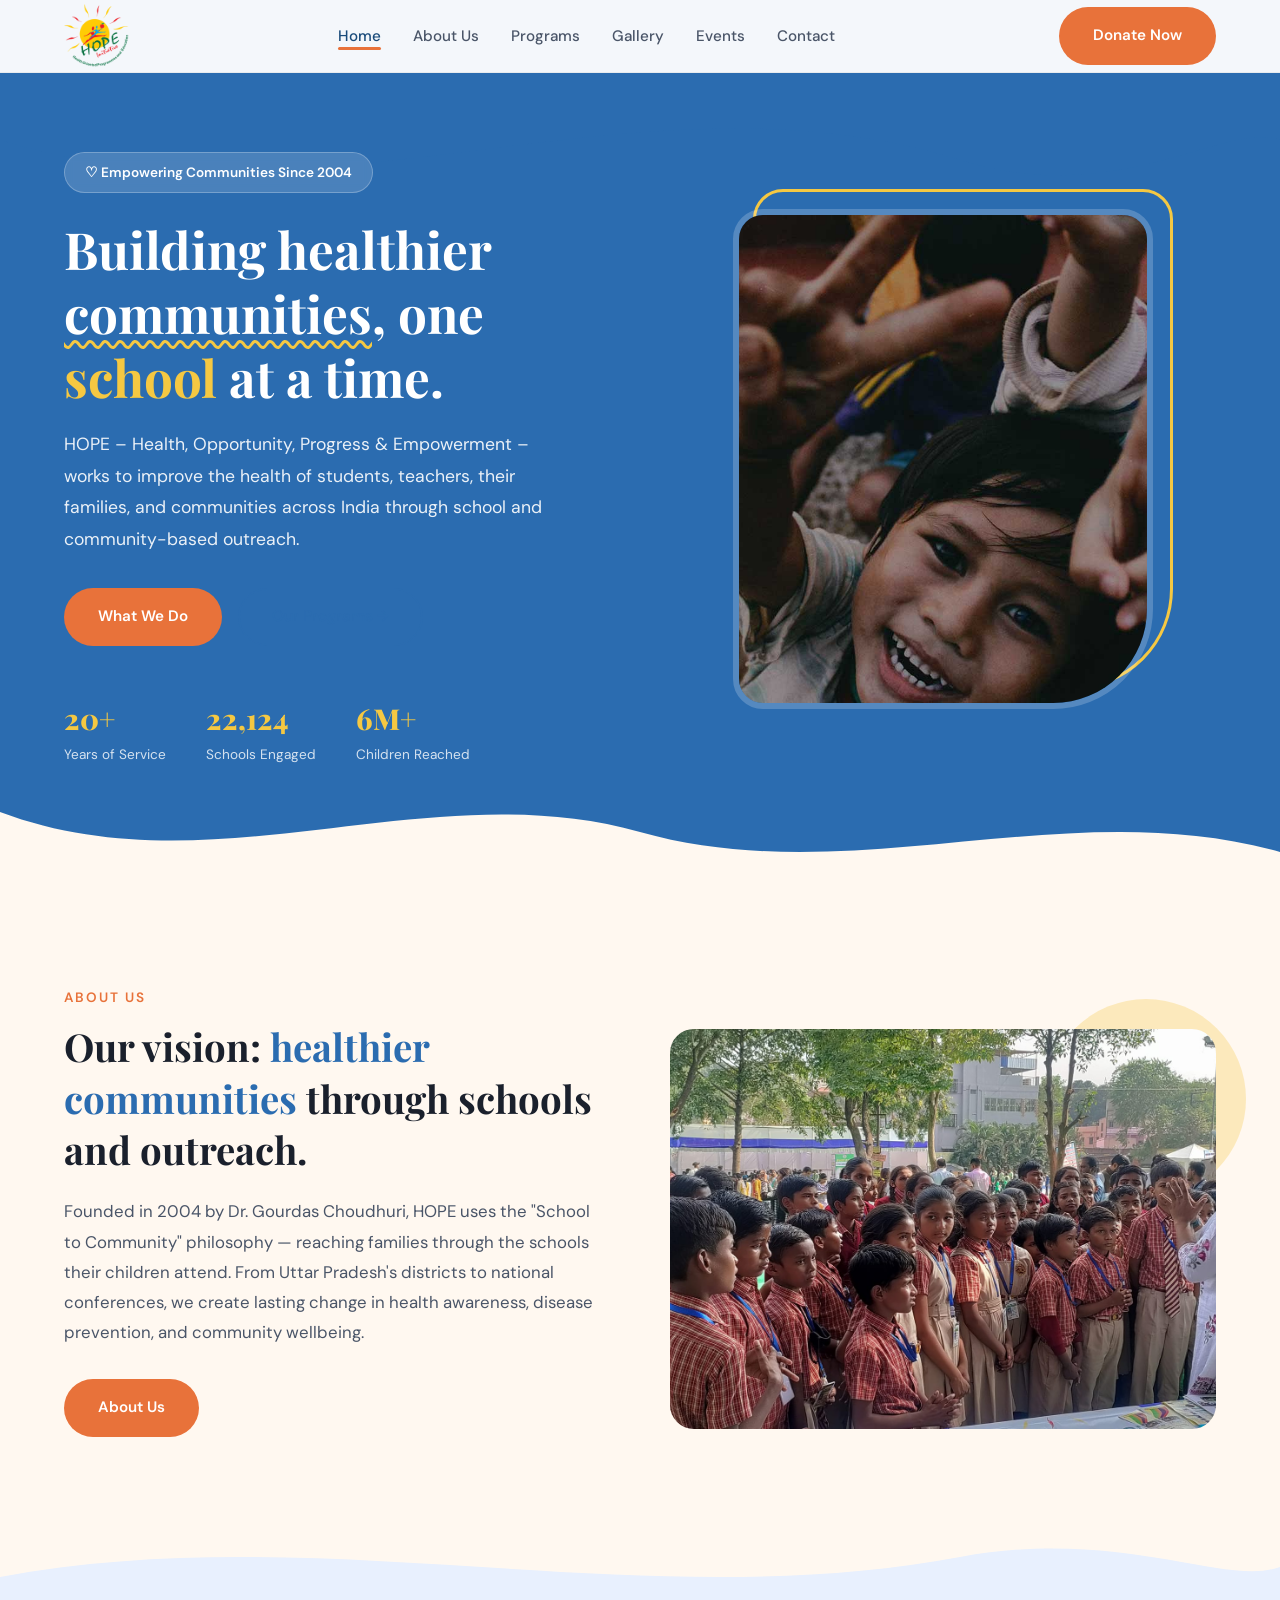
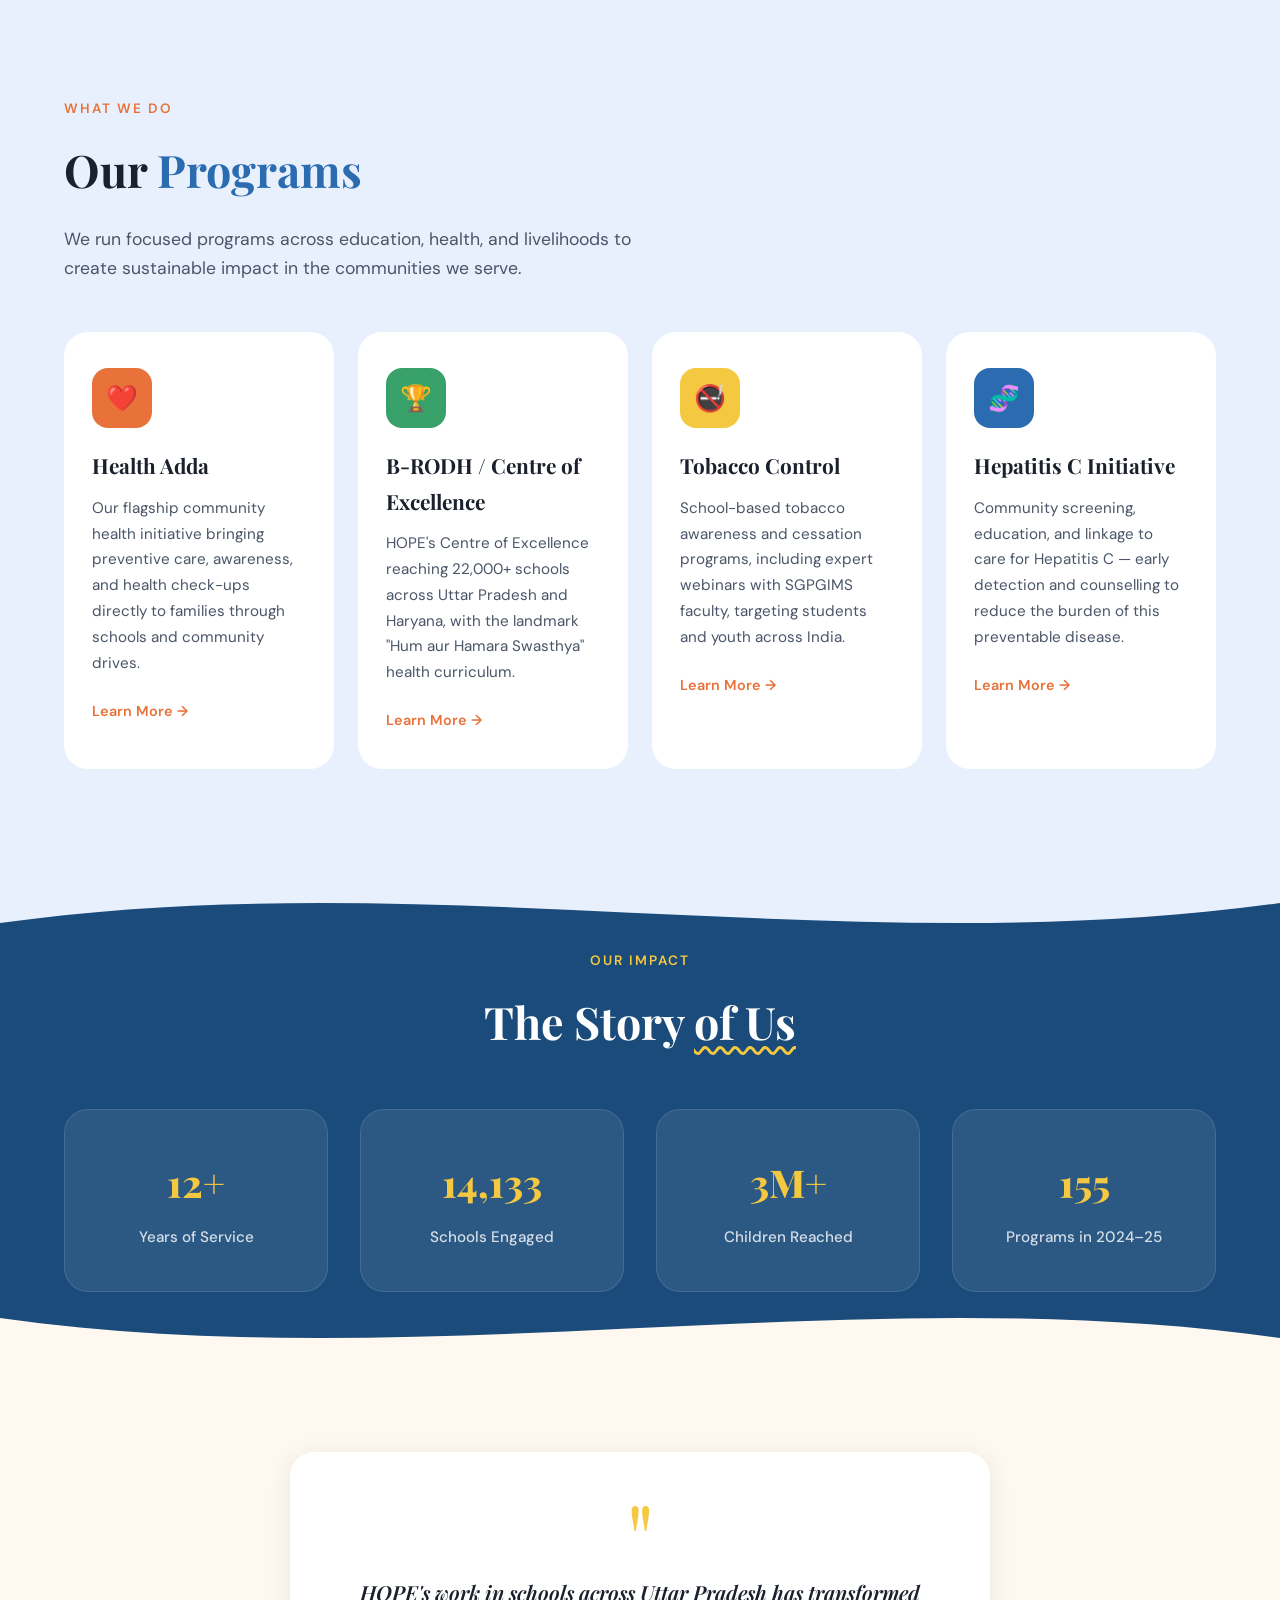
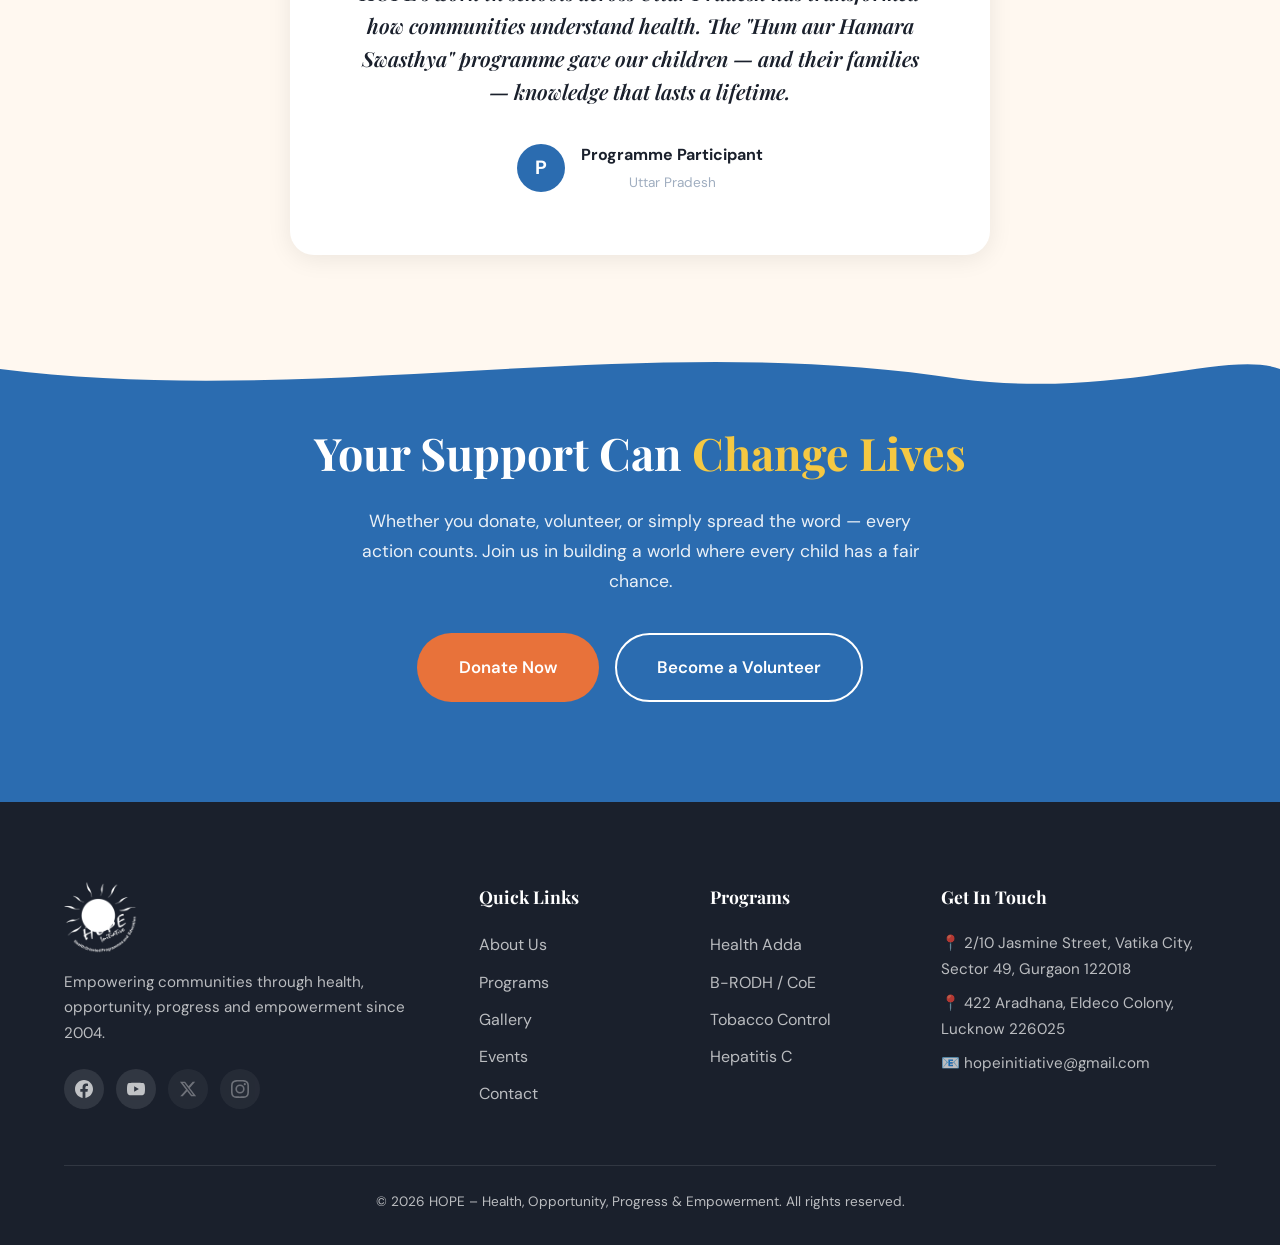
<file: index.html>
<!DOCTYPE html>
<html lang="en">
<head>
  <meta charset="UTF-8">
  <meta name="viewport" content="width=device-width, initial-scale=1.0">
  <title>HOPE — Health, Opportunity, Progress &amp; Empowerment</title>
  <link rel="stylesheet" href="css/style.css">
  <link rel="preconnect" href="https://fonts.googleapis.com">
  <link href="https://fonts.googleapis.com/css2?family=Playfair+Display:wght@400;600;700;800&family=DM+Sans:wght@400;500;600;700&display=swap" rel="stylesheet">
</head>
<body>
  <!-- NAVBAR -->
  <nav class="navbar" id="navbar">
    <div class="nav-container">
      <a href="index.html" class="logo">
        <img src="images/hope-logo.png" alt="HOPE" class="logo-img">
      </a>
      <ul class="nav-links" id="navLinks">
        <li><a href="index.html" class="active">Home</a></li>
        <li><a href="about.html">About Us</a></li>
        <li><a href="programs.html">Programs</a></li>
        <li><a href="gallery.html">Gallery</a></li>
        <li><a href="events.html">Events</a></li>
        <li><a href="contact.html">Contact</a></li>
      </ul>
      <a href="contact.html#donate" class="btn btn-primary nav-donate">Donate Now</a>
      <button class="hamburger" id="hamburger" aria-label="Toggle menu">
        <span></span><span></span><span></span>
      </button>
    </div>
  </nav>

  <!-- HERO SECTION -->
  <section class="hero">
    <div class="hero-bg">
      <div class="hero-wave-top">
        <svg viewBox="0 0 1440 200" preserveAspectRatio="none">
          <path d="M0,80 C360,180 720,0 1080,100 C1260,150 1380,60 1440,80 L1440,0 L0,0 Z" fill="var(--blue-main)"/>
        </svg>
      </div>
    </div>
    <div class="hero-container">
      <div class="hero-content">
        <span class="hero-tag">♡ Empowering Communities Since 2004</span>
        <h1>Building healthier <span class="underline-wavy">communities</span>, one <span class="highlight">school</span> at a time.</h1>
        <p>HOPE – Health, Opportunity, Progress &amp; Empowerment – works to improve the health of students, teachers, their families, and communities across India through school and community-based outreach.</p>
        <div class="hero-actions">
          <a href="about.html" class="btn btn-accent">What We Do</a>
          <a href="programs.html" class="btn btn-outline">Our Programs →</a>
        </div>
        <div class="hero-stats">
          <div class="stat">
            <strong>20+</strong>
            <span>Years of Service</span>
          </div>
          <div class="stat">
            <strong>22,124</strong>
            <span>Schools Engaged</span>
          </div>
          <div class="stat">
            <strong>6M+</strong>
            <span>Children Reached</span>
          </div>
        </div>
      </div>
      <div class="hero-image">
        <div class="hero-img-wrapper">
          <img src="images/hero-children.jpg" alt="HOPE community health initiative">
          <div class="hero-img-accent"></div>
        </div>
      </div>
    </div>
    <div class="hero-wave-bottom">
      <svg viewBox="0 0 1440 120" preserveAspectRatio="none">
        <path d="M0,40 C240,120 480,0 720,60 C960,120 1200,20 1440,80 L1440,120 L0,120 Z" fill="var(--cream)"/>
      </svg>
    </div>
  </section>

  <!-- MISSION SECTION -->
  <section class="mission" id="mission">
    <div class="container">
      <div class="section-label">About Us</div>
      <div class="mission-grid">
        <div class="mission-text">
          <h2>Our vision: <span class="highlight">healthier communities</span> through schools and outreach.</h2>
          <p>Founded in 2004 by Dr. Gourdas Choudhuri, HOPE uses the "School to Community" philosophy — reaching families through the schools their children attend. From Uttar Pradesh's districts to national conferences, we create lasting change in health awareness, disease prevention, and community wellbeing.</p>
          <a href="about.html" class="btn btn-accent">About Us</a>
        </div>
        <div class="mission-image">
          <img src="images/gallery-1.jpg" alt="HOPE field activity">
          <div class="mission-img-blob"></div>
        </div>
      </div>
    </div>
    <div class="section-wave">
      <svg viewBox="0 0 1440 100" preserveAspectRatio="none">
        <path d="M0,60 C360,0 720,100 1080,40 C1260,10 1380,70 1440,50 L1440,100 L0,100 Z" fill="var(--blue-light)"/>
      </svg>
    </div>
  </section>

  <!-- PROGRAMS SECTION -->
  <section class="programs">
    <div class="container">
      <div class="section-label">What We Do</div>
      <h2 class="section-title">Our <span class="highlight">Programs</span></h2>
      <p class="section-subtitle">We run focused programs across education, health, and livelihoods to create sustainable impact in the communities we serve.</p>
      <div class="programs-grid">
        <div class="program-card">
          <div class="program-icon" style="background: var(--orange);">❤️</div>
          <h3>Health Adda</h3>
          <p>Our flagship community health initiative bringing preventive care, awareness, and health check-ups directly to families through schools and community drives.</p>
          <a href="programs.html">Learn More →</a>
        </div>
        <div class="program-card">
          <div class="program-icon" style="background: var(--green);">🏆</div>
          <h3>B-RODH / Centre of Excellence</h3>
          <p>HOPE's Centre of Excellence reaching 22,000+ schools across Uttar Pradesh and Haryana, with the landmark "Hum aur Hamara Swasthya" health curriculum.</p>
          <a href="programs.html">Learn More →</a>
        </div>
        <div class="program-card">
          <div class="program-icon" style="background: var(--yellow);">🚭</div>
          <h3>Tobacco Control</h3>
          <p>School-based tobacco awareness and cessation programs, including expert webinars with SGPGIMS faculty, targeting students and youth across India.</p>
          <a href="programs.html">Learn More →</a>
        </div>
        <div class="program-card">
          <div class="program-icon" style="background: var(--blue-main);">🧬</div>
          <h3>Hepatitis C Initiative</h3>
          <p>Community screening, education, and linkage to care for Hepatitis C — early detection and counselling to reduce the burden of this preventable disease.</p>
          <a href="programs.html">Learn More →</a>
        </div>
      </div>
    </div>
  </section>

  <!-- IMPACT NUMBERS -->
  <section class="impact">
    <div class="impact-wave-top">
      <svg viewBox="0 0 1440 100" preserveAspectRatio="none">
        <path d="M0,60 C480,0 960,100 1440,40 L1440,0 L0,0 Z" fill="var(--blue-light)"/>
      </svg>
    </div>
    <div class="container">
      <div class="section-label light">Our Impact</div>
      <h2 class="section-title light">The Story <span class="underline-wavy">of Us</span></h2>
      <div class="impact-grid">
        <div class="impact-card">
          <span class="impact-number">20+</span>
          <span class="impact-label">Years of Service</span>
        </div>
        <div class="impact-card">
          <span class="impact-number">22,124</span>
          <span class="impact-label">Schools Engaged</span>
        </div>
        <div class="impact-card">
          <span class="impact-number">6M+</span>
          <span class="impact-label">Children Reached</span>
        </div>
        <div class="impact-card">
          <span class="impact-number">244</span>
          <span class="impact-label">Programs in 2024–25</span>
        </div>
      </div>
    </div>
    <div class="impact-wave-bottom">
      <svg viewBox="0 0 1440 100" preserveAspectRatio="none">
        <path d="M0,40 C480,100 960,0 1440,60 L1440,100 L0,100 Z" fill="var(--cream)"/>
      </svg>
    </div>
  </section>

  <!-- TESTIMONIAL -->
  <section class="testimonial">
    <div class="container">
      <div class="testimonial-card">
        <div class="quote-mark">"</div>
        <blockquote>HOPE's work in schools across Uttar Pradesh has transformed how communities understand health. The "Hum aur Hamara Swasthya" programme gave our children — and their families — knowledge that lasts a lifetime.</blockquote>
        <div class="testimonial-author">
          <div class="author-avatar">P</div>
          <div>
            <strong>Programme Participant</strong>
            <span>Uttar Pradesh</span>
          </div>
        </div>
      </div>
    </div>
  </section>

  <!-- CTA SECTION -->
  <section class="cta">
    <div class="cta-wave-top">
      <svg viewBox="0 0 1440 80" preserveAspectRatio="none">
        <path d="M0,40 C360,80 720,0 1080,50 C1260,70 1380,20 1440,40 L1440,0 L0,0 Z" fill="var(--cream)"/>
      </svg>
    </div>
    <div class="container">
      <h2>Your Support Can <span class="highlight">Change Lives</span></h2>
      <p>Whether you donate, volunteer, or simply spread the word — every action counts. Join us in building a world where every child has a fair chance.</p>
      <div class="cta-actions">
        <a href="contact.html#donate" class="btn btn-accent btn-lg">Donate Now</a>
        <a href="contact.html#volunteer" class="btn btn-outline-light btn-lg">Become a Volunteer</a>
      </div>
    </div>
  </section>

  <!-- FOOTER -->
  <footer class="footer">
    <div class="container">
      <div class="footer-grid">
        <div class="footer-about">
          <a href="index.html" class="logo footer-logo">
            <img src="images/hope-logo.png" alt="HOPE" class="logo-img logo-img-footer">
          </a>
          <p>Empowering communities through health, opportunity, progress and empowerment since 2004.</p><div class="social-links"><a href="https://www.facebook.com/HopeInitiativeIndia/" class="social-icon" aria-label="Facebook" target="_blank" rel="noopener"><svg viewBox="0 0 24 24" aria-hidden="true"><path d="M24 12.073c0-6.627-5.373-12-12-12s-12 5.373-12 12c0 5.99 4.388 10.954 10.125 11.854v-8.385H7.078v-3.47h3.047V9.43c0-3.007 1.792-4.669 4.533-4.669 1.312 0 2.686.235 2.686.235v2.953H15.83c-1.491 0-1.956.925-1.956 1.874v2.25h3.328l-.532 3.47h-2.796v8.385C19.612 23.027 24 18.062 24 12.073z"/></svg></a><a href="https://www.youtube.com/@hopeinitiative5345" class="social-icon" aria-label="YouTube" target="_blank" rel="noopener"><svg viewBox="0 0 24 24" aria-hidden="true"><path d="M23.498 6.186a3.016 3.016 0 0 0-2.122-2.136C19.505 3.545 12 3.545 12 3.545s-7.505 0-9.377.505A3.017 3.017 0 0 0 .502 6.186C0 8.07 0 12 0 12s0 3.93.502 5.814a3.016 3.016 0 0 0 2.122 2.136c1.871.505 9.376.505 9.376.505s7.505 0 9.377-.505a3.015 3.015 0 0 0 2.122-2.136C24 15.93 24 12 24 12s0-3.93-.502-5.814zM9.545 15.568V8.432L15.818 12l-6.273 3.568z"/></svg></a><a href="#" class="social-icon soon" aria-label="X (Twitter)" title="Coming soon" target="_blank" rel="noopener"><svg viewBox="0 0 24 24" aria-hidden="true"><path d="M18.244 2.25h3.308l-7.227 8.26 8.502 11.24H16.17l-5.214-6.817L4.99 21.75H1.68l7.73-8.835L1.254 2.25H8.08l4.713 6.231zm-1.161 17.52h1.833L7.084 4.126H5.117z"/></svg></a><a href="#" class="social-icon soon" aria-label="Instagram" title="Coming soon" target="_blank" rel="noopener"><svg viewBox="0 0 24 24" aria-hidden="true"><path d="M12 2.163c3.204 0 3.584.012 4.85.07 3.252.148 4.771 1.691 4.919 4.919.058 1.265.069 1.645.069 4.849 0 3.205-.012 3.584-.069 4.849-.149 3.225-1.664 4.771-4.919 4.919-1.266.058-1.644.07-4.85.07-3.204 0-3.584-.012-4.849-.07-3.26-.149-4.771-1.699-4.919-4.92-.058-1.265-.07-1.644-.07-4.849 0-3.204.013-3.583.07-4.849.149-3.227 1.664-4.771 4.919-4.919 1.266-.057 1.645-.069 4.849-.069zm0-2.163C8.741 0 8.333.014 7.053.072 2.695.272.273 2.69.073 7.052.014 8.333 0 8.741 0 12c0 3.259.014 3.668.072 4.948.2 4.358 2.618 6.78 6.98 6.98C8.333 23.986 8.741 24 12 24c3.259 0 3.668-.014 4.948-.072 4.354-.2 6.782-2.618 6.979-6.98.059-1.28.073-1.689.073-4.948 0-3.259-.014-3.667-.072-4.947-.196-4.354-2.617-6.78-6.979-6.98C15.668.014 15.259 0 12 0zm0 5.838a6.162 6.162 0 1 0 0 12.324 6.162 6.162 0 0 0 0-12.324zM12 16a4 4 0 1 1 0-8 4 4 0 0 1 0 8zm6.406-11.845a1.44 1.44 0 1 0 0 2.881 1.44 1.44 0 0 0 0-2.881z"/></svg></a></div>
        </div>
        <div class="footer-links">
          <h4>Quick Links</h4>
          <ul>
            <li><a href="about.html">About Us</a></li>
            <li><a href="programs.html">Programs</a></li>
            <li><a href="gallery.html">Gallery</a></li>
            <li><a href="events.html">Events</a></li>
            <li><a href="contact.html">Contact</a></li>
          </ul>
        </div>
        <div class="footer-links">
          <h4>Programs</h4>
          <ul>
            <li><a href="programs.html">Health Adda</a></li>
            <li><a href="programs.html">B-RODH / CoE</a></li>
            <li><a href="programs.html">Tobacco Control</a></li>
            <li><a href="programs.html">Hepatitis C</a></li>
          </ul>
        </div>
        <div class="footer-contact">
          <h4>Get In Touch</h4>
          <p>📍 2/10 Jasmine Street, Vatika City, Sector 49, Gurgaon 122018</p>
          <p>📍 422 Aradhana, Eldeco Colony, Lucknow 226025</p>
          <p>📧 hopeinitiative@gmail.com</p>
          
        </div>
      </div>
      <div class="footer-bottom">
        <p>&copy; 2026 HOPE – Health, Opportunity, Progress &amp; Empowerment. All rights reserved.</p>
      </div>
    </div>
  </footer>

  <script src="js/main.js"></script>
</body>
</html>
</file>
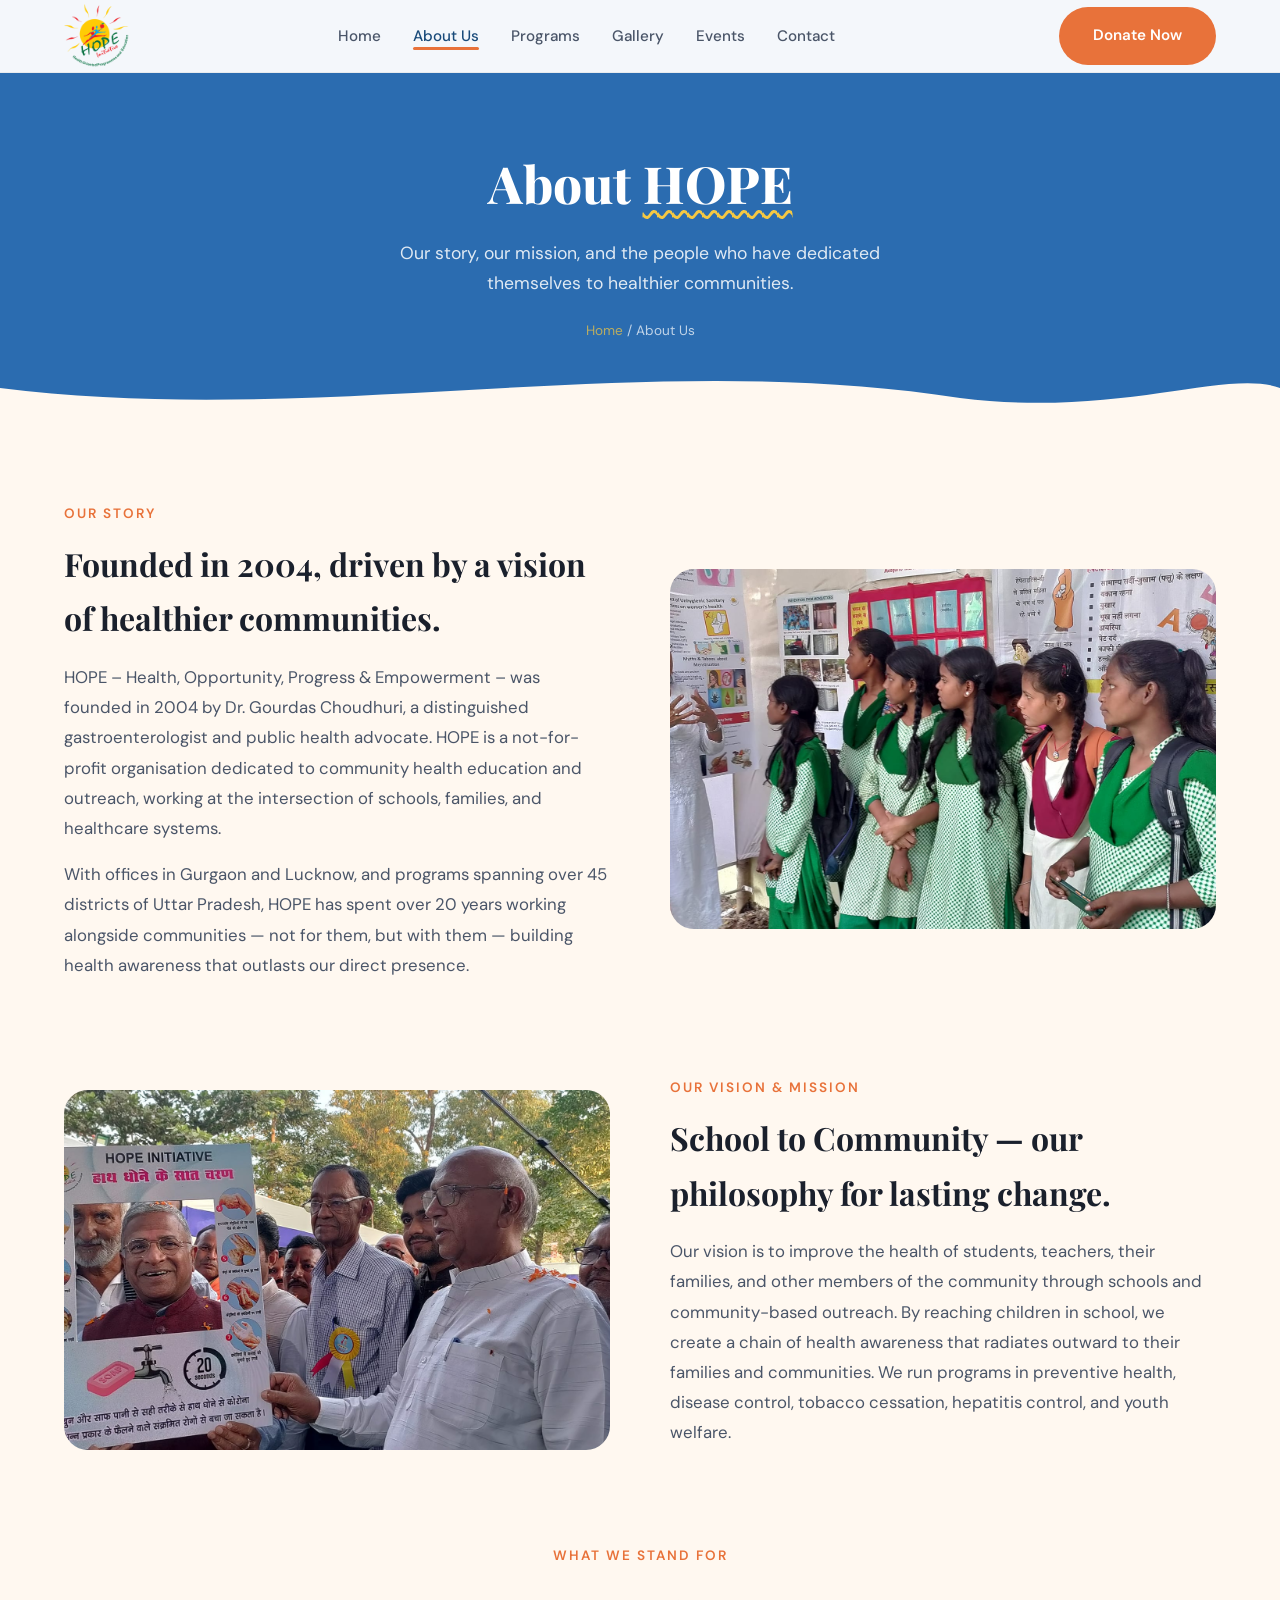
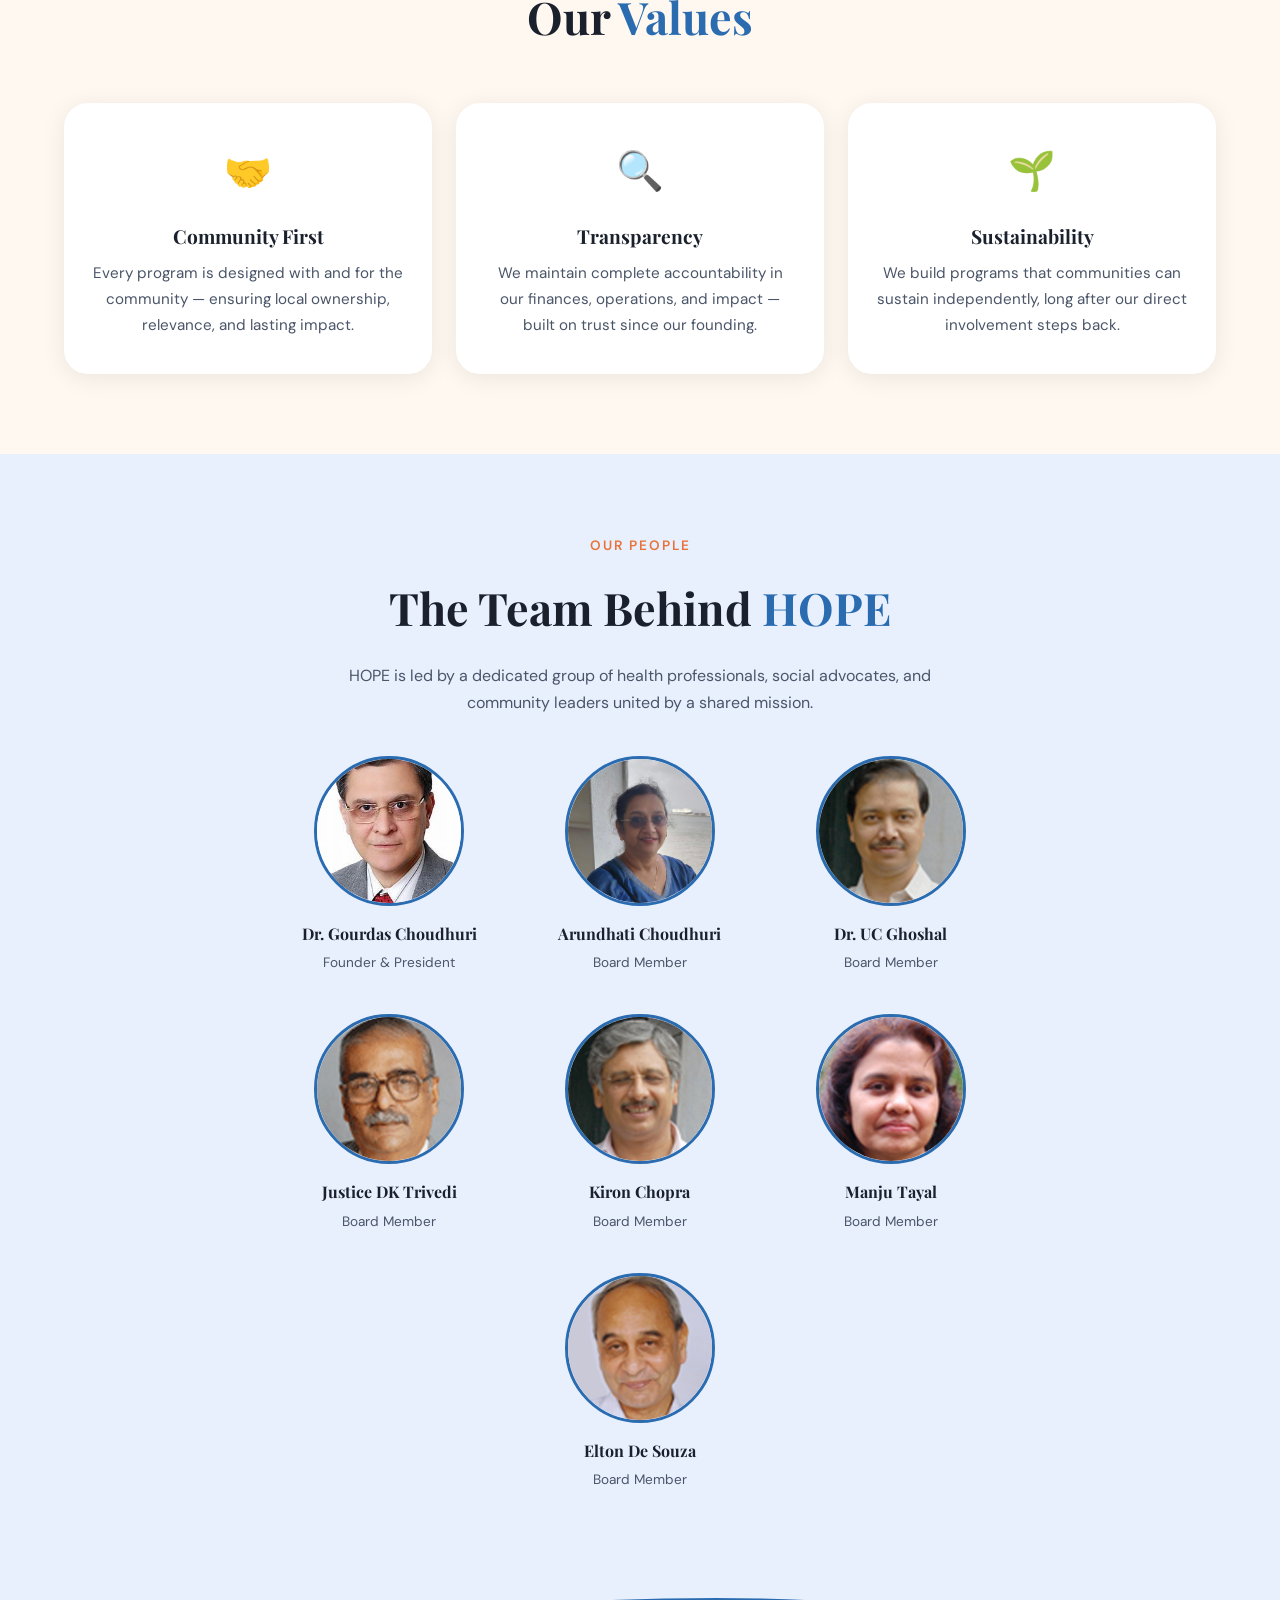
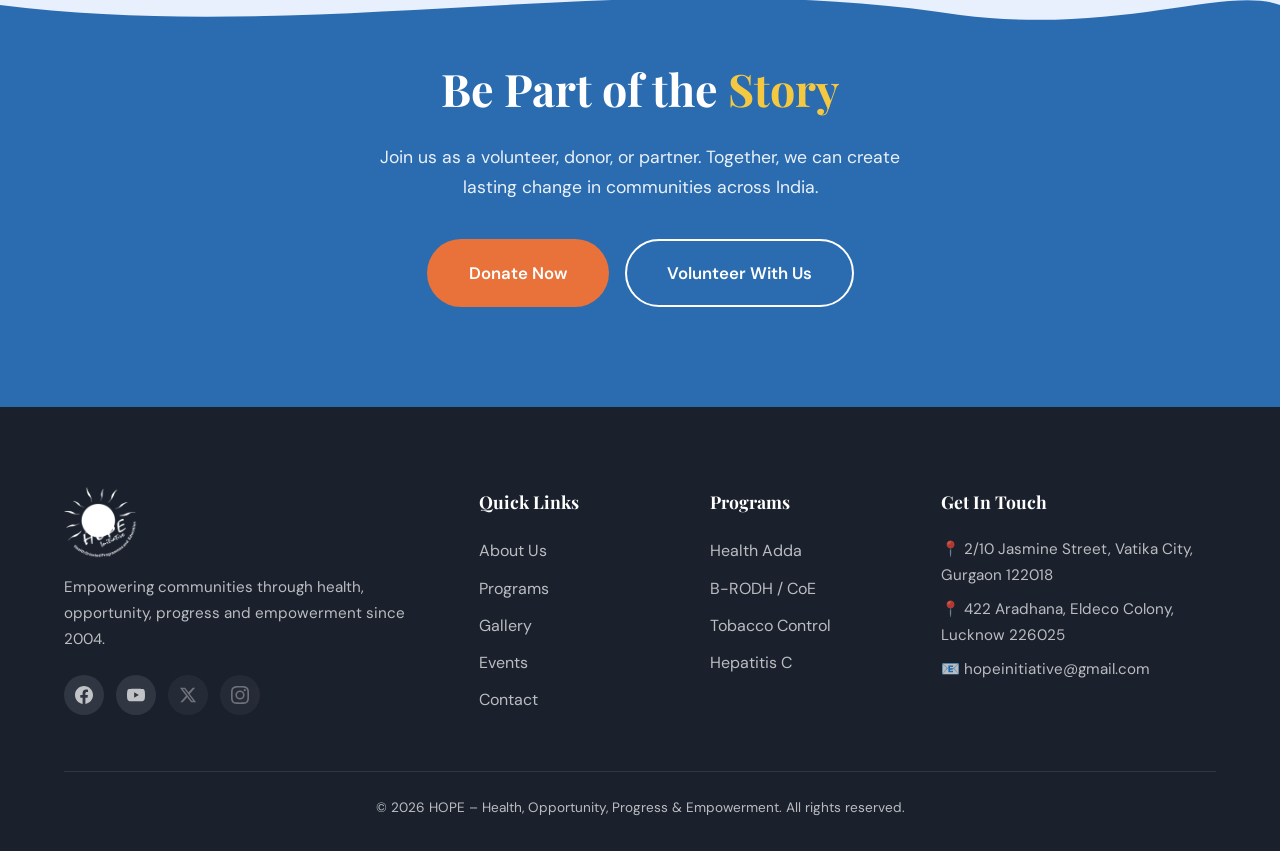
<file: about.html>
<!DOCTYPE html>
<html lang="en">
<head>
  <meta charset="UTF-8">
  <meta name="viewport" content="width=device-width, initial-scale=1.0">
  <title>About Us — HOPE Initiative</title>
  <link rel="stylesheet" href="css/style.css">
  <link rel="preconnect" href="https://fonts.googleapis.com">
  <link href="https://fonts.googleapis.com/css2?family=Playfair+Display:wght@400;600;700;800&family=DM+Sans:wght@400;500;600;700&display=swap" rel="stylesheet">
</head>
<body>
  <!-- NAVBAR -->
  <nav class="navbar" id="navbar">
    <div class="nav-container">
      <a href="index.html" class="logo"><img src="images/hope-logo.png" alt="HOPE" class="logo-img"></a>
      <ul class="nav-links" id="navLinks">
        <li><a href="index.html">Home</a></li>
        <li><a href="about.html" class="active">About Us</a></li>
        <li><a href="programs.html">Programs</a></li>
        <li><a href="gallery.html">Gallery</a></li>
        <li><a href="events.html">Events</a></li>
        <li><a href="contact.html">Contact</a></li>
      </ul>
      <a href="contact.html#donate" class="btn btn-primary nav-donate">Donate Now</a>
      <button class="hamburger" id="hamburger" aria-label="Toggle menu"><span></span><span></span><span></span></button>
    </div>
  </nav>

  <!-- PAGE HEADER -->
  <section class="page-header">
    <h1>About <span class="underline-wavy">HOPE</span></h1>
    <p>Our story, our mission, and the people who have dedicated themselves to healthier communities.</p>
    <div class="breadcrumb"><a href="index.html">Home</a> / About Us</div>
    <div class="page-header-wave">
      <svg viewBox="0 0 1440 80" preserveAspectRatio="none">
        <path d="M0,40 C360,80 720,0 1080,50 C1260,70 1380,20 1440,40 L1440,80 L0,80 Z" fill="var(--cream)"/>
      </svg>
    </div>
  </section>

  <!-- OUR STORY -->
  <section class="about-content">
    <div class="container">
      <div class="about-grid">
        <div class="about-text">
          <div class="section-label">Our Story</div>
          <h2>Founded in 2004, driven by a vision of healthier communities.</h2>
          <p>HOPE – Health, Opportunity, Progress &amp; Empowerment – was founded in 2004 by Dr. Gourdas Choudhuri, a distinguished gastroenterologist and public health advocate. HOPE is a not-for-profit organisation dedicated to community health education and outreach, working at the intersection of schools, families, and healthcare systems.</p>
          <p>With offices in Gurgaon and Lucknow, and programs spanning over 45 districts of Uttar Pradesh, HOPE has spent over 20 years working alongside communities — not for them, but with them — building health awareness that outlasts our direct presence.</p>
        </div>
        <div class="about-img">
          <img src="images/gallery-2.jpg" alt="HOPE community work">
        </div>
      </div>

      <div class="about-grid reverse">
        <div class="about-text">
          <div class="section-label">Our Vision &amp; Mission</div>
          <h2>School to Community — our philosophy for lasting change.</h2>
          <p>Our vision is to improve the health of students, teachers, their families, and other members of the community through schools and community-based outreach. By reaching children in school, we create a chain of health awareness that radiates outward to their families and communities. We run programs in preventive health, disease control, tobacco cessation, hepatitis control, and youth welfare.</p>
        </div>
        <div class="about-img">
          <img src="images/gallery-3.jpg" alt="HOPE health outreach">
        </div>
      </div>

      <!-- VALUES -->
      <div style="text-align:center; margin-top:80px;">
        <div class="section-label">What We Stand For</div>
        <h2 class="section-title">Our <span class="highlight">Values</span></h2>
      </div>
      <div class="values-grid">
        <div class="value-card">
          <div class="icon">🤝</div>
          <h3>Community First</h3>
          <p>Every program is designed with and for the community — ensuring local ownership, relevance, and lasting impact.</p>
        </div>
        <div class="value-card">
          <div class="icon">🔍</div>
          <h3>Transparency</h3>
          <p>We maintain complete accountability in our finances, operations, and impact — built on trust since our founding.</p>
        </div>
        <div class="value-card">
          <div class="icon">🌱</div>
          <h3>Sustainability</h3>
          <p>We build programs that communities can sustain independently, long after our direct involvement steps back.</p>
        </div>
      </div>
    </div>
  </section>

  <!-- TEAM SECTION -->
  <section class="team-section">
    <div class="container">
      <div style="text-align:center;">
        <div class="section-label">Our People</div>
        <h2 class="section-title">The Team Behind <span class="highlight">HOPE</span></h2>
        <p style="max-width:640px; margin:16px auto 40px; color:var(--gray);">HOPE is led by a dedicated group of health professionals, social advocates, and community leaders united by a shared mission.</p>
      </div>
      <div style="display:grid; grid-template-columns: repeat(3, 1fr); gap:40px 32px; max-width:720px; margin:0 auto;">
        <div style="text-align:center;">
          <img src="images/founder-choudhuri.jpg" alt="Dr. Gourdas Choudhuri" style="width:150px;height:150px;object-fit:cover;border-radius:50%;margin:0 auto 14px;display:block;border:3px solid var(--blue-main);">
          <h4 style="font-family:var(--font-display);font-size:1rem;margin:0 0 4px;">Dr. Gourdas Choudhuri</h4>
          <p style="font-size:0.85rem;color:var(--gray);margin:0;">Founder &amp; President</p>
        </div>
        <div style="text-align:center;">
          <img src="images/team-arundhati.jpg" alt="Arundhati Choudhuri" style="width:150px;height:150px;object-fit:cover;border-radius:50%;margin:0 auto 14px;display:block;border:3px solid var(--blue-main);">
          <h4 style="font-family:var(--font-display);font-size:1rem;margin:0 0 4px;">Arundhati Choudhuri</h4>
          <p style="font-size:0.85rem;color:var(--gray);margin:0;">Board Member</p>
        </div>
        <div style="text-align:center;">
          <img src="images/team-ghoshal.jpg" alt="Dr. UC Ghoshal" style="width:150px;height:150px;object-fit:cover;border-radius:50%;margin:0 auto 14px;display:block;border:3px solid var(--blue-main);">
          <h4 style="font-family:var(--font-display);font-size:1rem;margin:0 0 4px;">Dr. UC Ghoshal</h4>
          <p style="font-size:0.85rem;color:var(--gray);margin:0;">Board Member</p>
        </div>
        <div style="text-align:center;">
          <img src="images/team-trivedi.jpg" alt="Justice DK Trivedi" style="width:150px;height:150px;object-fit:cover;border-radius:50%;margin:0 auto 14px;display:block;border:3px solid var(--blue-main);">
          <h4 style="font-family:var(--font-display);font-size:1rem;margin:0 0 4px;">Justice DK Trivedi</h4>
          <p style="font-size:0.85rem;color:var(--gray);margin:0;">Board Member</p>
        </div>
        <div style="text-align:center;">
          <img src="images/team-kiron.jpg" alt="Kiron Chopra" style="width:150px;height:150px;object-fit:cover;border-radius:50%;margin:0 auto 14px;display:block;border:3px solid var(--blue-main);">
          <h4 style="font-family:var(--font-display);font-size:1rem;margin:0 0 4px;">Kiron Chopra</h4>
          <p style="font-size:0.85rem;color:var(--gray);margin:0;">Board Member</p>
        </div>
        <div style="text-align:center;">
          <img src="images/team-manju.jpg" alt="Manju Tayal" style="width:150px;height:150px;object-fit:cover;border-radius:50%;margin:0 auto 14px;display:block;border:3px solid var(--blue-main);">
          <h4 style="font-family:var(--font-display);font-size:1rem;margin:0 0 4px;">Manju Tayal</h4>
          <p style="font-size:0.85rem;color:var(--gray);margin:0;">Board Member</p>
        </div>
        <div style="text-align:center; grid-column: 2;">
          <img src="images/team-elton.jpg" alt="Elton De Souza" style="width:150px;height:150px;object-fit:cover;border-radius:50%;margin:0 auto 14px;display:block;border:3px solid var(--blue-main);">
          <h4 style="font-family:var(--font-display);font-size:1rem;margin:0 0 4px;">Elton De Souza</h4>
          <p style="font-size:0.85rem;color:var(--gray);margin:0;">Board Member</p>
        </div>
      </div>
    </div>
  </section>

  <!-- CTA -->
  <section class="cta">
    <div class="cta-wave-top">
      <svg viewBox="0 0 1440 80" preserveAspectRatio="none">
        <path d="M0,40 C360,80 720,0 1080,50 C1260,70 1380,20 1440,40 L1440,0 L0,0 Z" fill="var(--blue-light)"/>
      </svg>
    </div>
    <div class="container">
      <h2>Be Part of the <span class="highlight">Story</span></h2>
      <p>Join us as a volunteer, donor, or partner. Together, we can create lasting change in communities across India.</p>
      <div class="cta-actions">
        <a href="contact.html#donate" class="btn btn-accent btn-lg">Donate Now</a>
        <a href="contact.html#volunteer" class="btn btn-outline-light btn-lg">Volunteer With Us</a>
      </div>
    </div>
  </section>

  <!-- FOOTER -->
  <footer class="footer">
    <div class="container">
      <div class="footer-grid">
        <div class="footer-about">
          <a href="index.html" class="logo footer-logo"><img src="images/hope-logo.png" alt="HOPE" class="logo-img logo-img-footer"></a>
          <p>Empowering communities through health, opportunity, progress and empowerment since 2004.</p><div class="social-links"><a href="https://www.facebook.com/HopeInitiativeIndia/" class="social-icon" aria-label="Facebook" target="_blank" rel="noopener"><svg viewBox="0 0 24 24" aria-hidden="true"><path d="M24 12.073c0-6.627-5.373-12-12-12s-12 5.373-12 12c0 5.99 4.388 10.954 10.125 11.854v-8.385H7.078v-3.47h3.047V9.43c0-3.007 1.792-4.669 4.533-4.669 1.312 0 2.686.235 2.686.235v2.953H15.83c-1.491 0-1.956.925-1.956 1.874v2.25h3.328l-.532 3.47h-2.796v8.385C19.612 23.027 24 18.062 24 12.073z"/></svg></a><a href="https://www.youtube.com/@hopeinitiative5345" class="social-icon" aria-label="YouTube" target="_blank" rel="noopener"><svg viewBox="0 0 24 24" aria-hidden="true"><path d="M23.498 6.186a3.016 3.016 0 0 0-2.122-2.136C19.505 3.545 12 3.545 12 3.545s-7.505 0-9.377.505A3.017 3.017 0 0 0 .502 6.186C0 8.07 0 12 0 12s0 3.93.502 5.814a3.016 3.016 0 0 0 2.122 2.136c1.871.505 9.376.505 9.376.505s7.505 0 9.377-.505a3.015 3.015 0 0 0 2.122-2.136C24 15.93 24 12 24 12s0-3.93-.502-5.814zM9.545 15.568V8.432L15.818 12l-6.273 3.568z"/></svg></a><a href="#" class="social-icon soon" aria-label="X (Twitter)" title="Coming soon" target="_blank" rel="noopener"><svg viewBox="0 0 24 24" aria-hidden="true"><path d="M18.244 2.25h3.308l-7.227 8.26 8.502 11.24H16.17l-5.214-6.817L4.99 21.75H1.68l7.73-8.835L1.254 2.25H8.08l4.713 6.231zm-1.161 17.52h1.833L7.084 4.126H5.117z"/></svg></a><a href="#" class="social-icon soon" aria-label="Instagram" title="Coming soon" target="_blank" rel="noopener"><svg viewBox="0 0 24 24" aria-hidden="true"><path d="M12 2.163c3.204 0 3.584.012 4.85.07 3.252.148 4.771 1.691 4.919 4.919.058 1.265.069 1.645.069 4.849 0 3.205-.012 3.584-.069 4.849-.149 3.225-1.664 4.771-4.919 4.919-1.266.058-1.644.07-4.85.07-3.204 0-3.584-.012-4.849-.07-3.26-.149-4.771-1.699-4.919-4.92-.058-1.265-.07-1.644-.07-4.849 0-3.204.013-3.583.07-4.849.149-3.227 1.664-4.771 4.919-4.919 1.266-.057 1.645-.069 4.849-.069zm0-2.163C8.741 0 8.333.014 7.053.072 2.695.272.273 2.69.073 7.052.014 8.333 0 8.741 0 12c0 3.259.014 3.668.072 4.948.2 4.358 2.618 6.78 6.98 6.98C8.333 23.986 8.741 24 12 24c3.259 0 3.668-.014 4.948-.072 4.354-.2 6.782-2.618 6.979-6.98.059-1.28.073-1.689.073-4.948 0-3.259-.014-3.667-.072-4.947-.196-4.354-2.617-6.78-6.979-6.98C15.668.014 15.259 0 12 0zm0 5.838a6.162 6.162 0 1 0 0 12.324 6.162 6.162 0 0 0 0-12.324zM12 16a4 4 0 1 1 0-8 4 4 0 0 1 0 8zm6.406-11.845a1.44 1.44 0 1 0 0 2.881 1.44 1.44 0 0 0 0-2.881z"/></svg></a></div>
        </div>
        <div class="footer-links"><h4>Quick Links</h4><ul><li><a href="about.html">About Us</a></li><li><a href="programs.html">Programs</a></li><li><a href="gallery.html">Gallery</a></li><li><a href="events.html">Events</a></li><li><a href="contact.html">Contact</a></li></ul></div>
        <div class="footer-links"><h4>Programs</h4><ul><li><a href="programs.html">Health Adda</a></li><li><a href="programs.html">B-RODH / CoE</a></li><li><a href="programs.html">Tobacco Control</a></li><li><a href="programs.html">Hepatitis C</a></li></ul></div>
        <div class="footer-contact"><h4>Get In Touch</h4><p>📍 2/10 Jasmine Street, Vatika City, Gurgaon 122018</p><p>📍 422 Aradhana, Eldeco Colony, Lucknow 226025</p><p>📧 hopeinitiative@gmail.com</p></div>
      </div>
      <div class="footer-bottom"><p>&copy; 2026 HOPE – Health, Opportunity, Progress &amp; Empowerment. All rights reserved.</p></div>
    </div>
  </footer>
  <script src="js/main.js"></script>
</body>
</html>
</file>
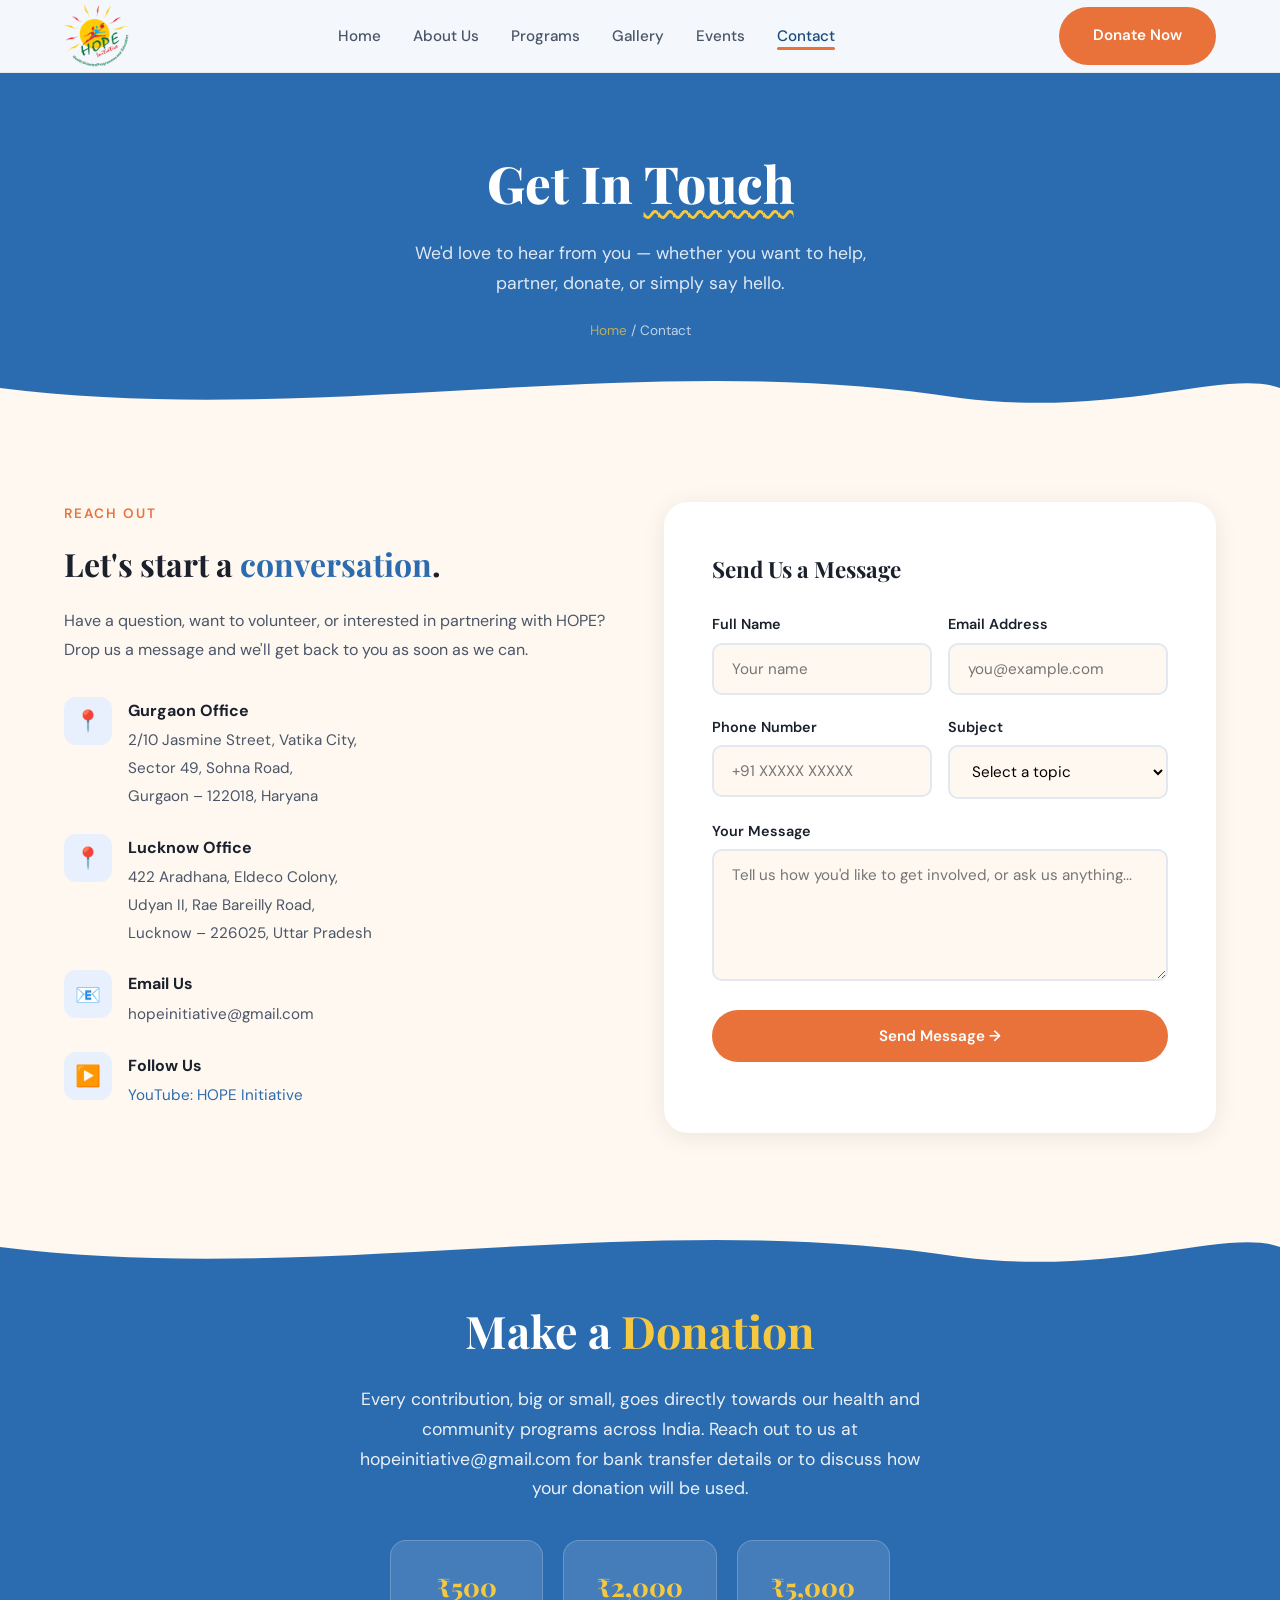
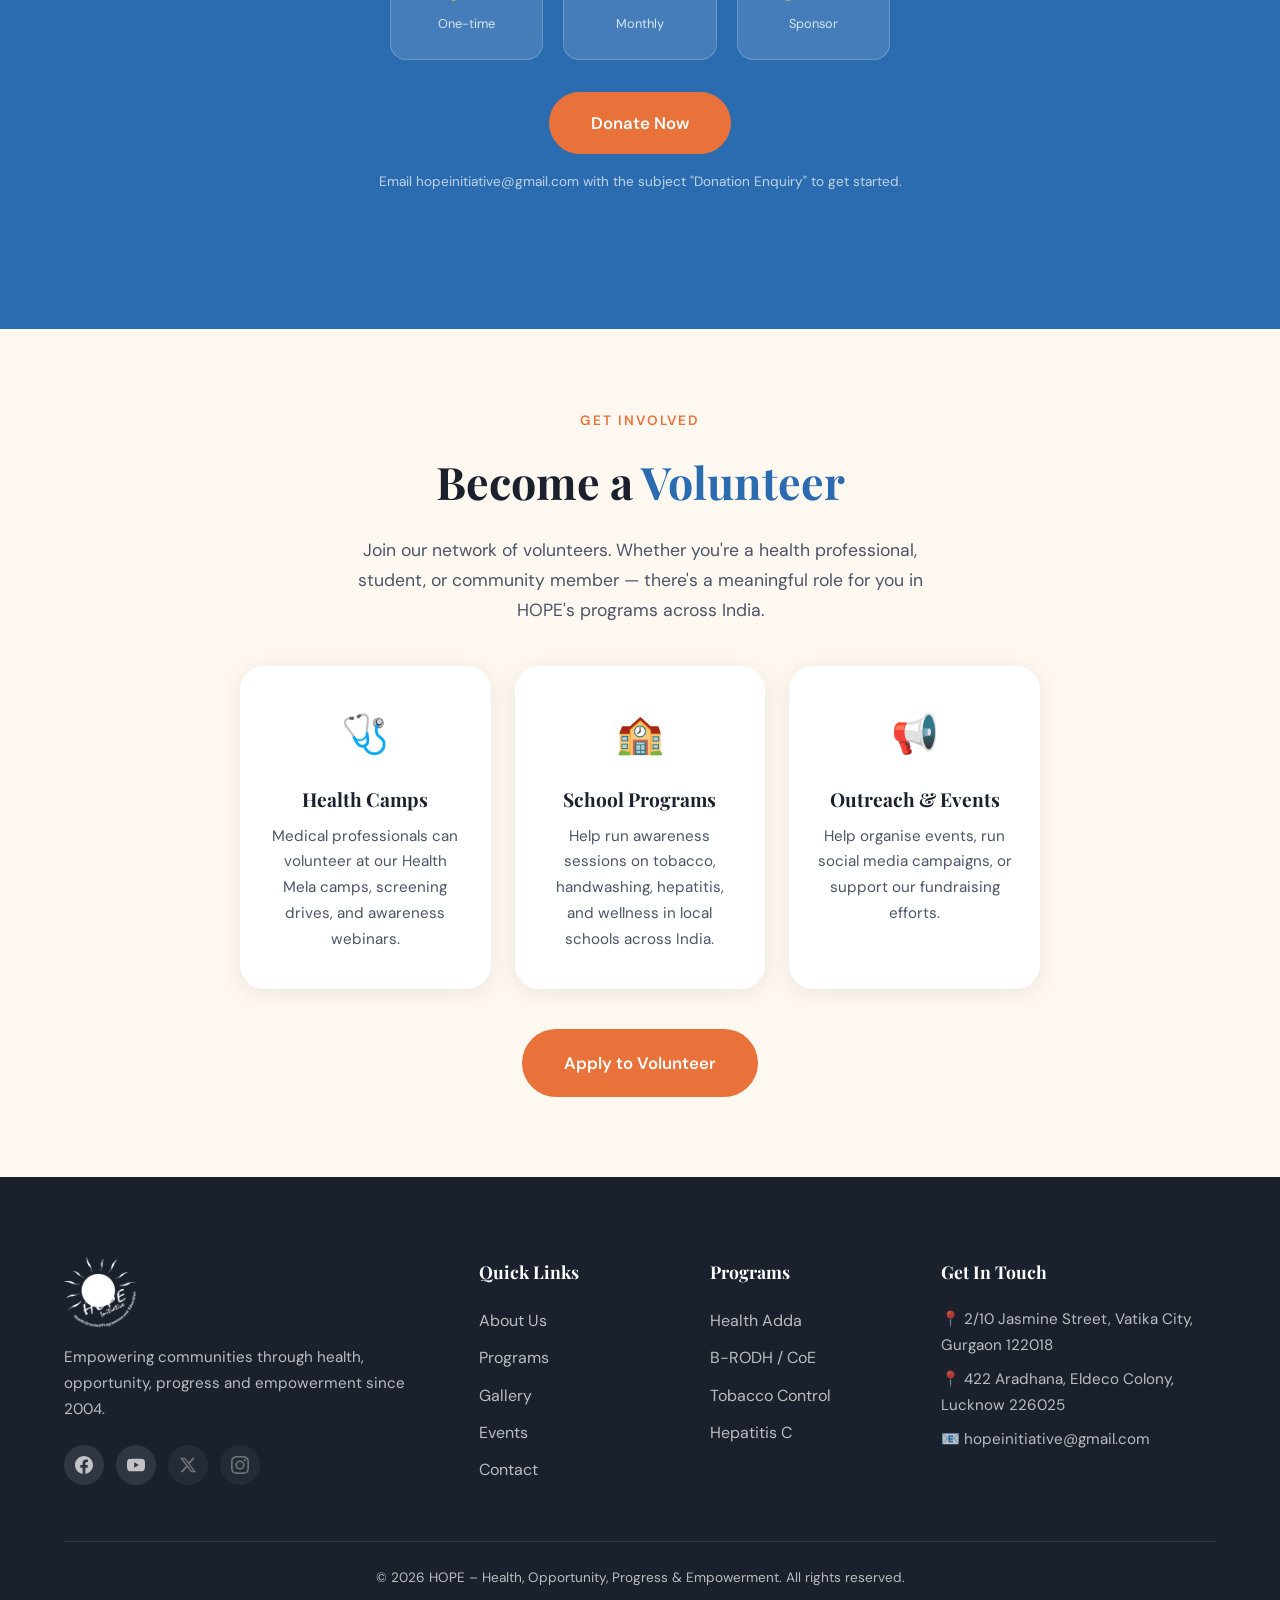
<file: contact.html>
<!DOCTYPE html>
<html lang="en">
<head>
  <meta charset="UTF-8">
  <meta name="viewport" content="width=device-width, initial-scale=1.0">
  <title>Contact Us — HOPE Initiative</title>
  <link rel="stylesheet" href="css/style.css">
  <link rel="preconnect" href="https://fonts.googleapis.com">
  <link href="https://fonts.googleapis.com/css2?family=Playfair+Display:wght@400;600;700;800&family=DM+Sans:wght@400;500;600;700&display=swap" rel="stylesheet">
</head>
<body>
  <nav class="navbar" id="navbar">
    <div class="nav-container">
      <a href="index.html" class="logo"><img src="images/hope-logo.png" alt="HOPE" class="logo-img"></a>
      <ul class="nav-links" id="navLinks">
        <li><a href="index.html">Home</a></li>
        <li><a href="about.html">About Us</a></li>
        <li><a href="programs.html">Programs</a></li>
        <li><a href="gallery.html">Gallery</a></li>
        <li><a href="events.html">Events</a></li>
        <li><a href="contact.html" class="active">Contact</a></li>
      </ul>
      <a href="#donate" class="btn btn-primary nav-donate">Donate Now</a>
      <button class="hamburger" id="hamburger" aria-label="Toggle menu"><span></span><span></span><span></span></button>
    </div>
  </nav>

  <section class="page-header">
    <h1>Get In <span class="underline-wavy">Touch</span></h1>
    <p>We'd love to hear from you — whether you want to help, partner, donate, or simply say hello.</p>
    <div class="breadcrumb"><a href="index.html">Home</a> / Contact</div>
    <div class="page-header-wave">
      <svg viewBox="0 0 1440 80" preserveAspectRatio="none">
        <path d="M0,40 C360,80 720,0 1080,50 C1260,70 1380,20 1440,40 L1440,80 L0,80 Z" fill="var(--cream)"/>
      </svg>
    </div>
  </section>

  <!-- CONTACT SECTION -->
  <section class="contact-section">
    <div class="container">
      <div class="contact-grid">
        <!-- Left: Info -->
        <div class="contact-info">
          <div class="section-label">Reach Out</div>
          <h2>Let's start a <span class="highlight">conversation</span>.</h2>
          <p>Have a question, want to volunteer, or interested in partnering with HOPE? Drop us a message and we'll get back to you as soon as we can.</p>

          <div class="contact-detail">
            <div class="icon">📍</div>
            <div>
              <h4>Gurgaon Office</h4>
              <span>2/10 Jasmine Street, Vatika City,<br>Sector 49, Sohna Road,<br>Gurgaon – 122018, Haryana</span>
            </div>
          </div>

          <div class="contact-detail">
            <div class="icon">📍</div>
            <div>
              <h4>Lucknow Office</h4>
              <span>422 Aradhana, Eldeco Colony,<br>Udyan II, Rae Bareilly Road,<br>Lucknow – 226025, Uttar Pradesh</span>
            </div>
          </div>

          <div class="contact-detail">
            <div class="icon">📧</div>
            <div>
              <h4>Email Us</h4>
              <span>hopeinitiative@gmail.com</span>
            </div>
          </div>

          <div class="contact-detail">
            <div class="icon">▶️</div>
            <div>
              <h4>Follow Us</h4>
              <span><a href="https://www.youtube.com/@hopeinitiative5345" target="_blank" style="color:var(--blue-main);">YouTube: HOPE Initiative</a></span>
            </div>
          </div>
        </div>

        <!-- Right: Form -->
        <div class="contact-form">
          <h3 style="font-family:var(--font-display); font-size:1.4rem; margin-bottom:24px;">Send Us a Message</h3>
          <form id="contactForm" action="#" method="POST">
            <div class="form-row">
              <div class="form-group">
                <label for="name">Full Name</label>
                <input type="text" id="name" name="name" placeholder="Your name" required>
              </div>
              <div class="form-group">
                <label for="email">Email Address</label>
                <input type="email" id="email" name="email" placeholder="you@example.com" required>
              </div>
            </div>
            <div class="form-row">
              <div class="form-group">
                <label for="phone">Phone Number</label>
                <input type="tel" id="phone" name="phone" placeholder="+91 XXXXX XXXXX">
              </div>
              <div class="form-group">
                <label for="subject">Subject</label>
                <select id="subject" name="subject">
                  <option value="">Select a topic</option>
                  <option value="donate">Donation Enquiry</option>
                  <option value="volunteer">Volunteer With Us</option>
                  <option value="partner">Corporate Partnership</option>
                  <option value="health">Health Adda / Camp Query</option>
                  <option value="media">Media / Press</option>
                  <option value="general">General Enquiry</option>
                </select>
              </div>
            </div>
            <div class="form-group">
              <label for="message">Your Message</label>
              <textarea id="message" name="message" placeholder="Tell us how you'd like to get involved, or ask us anything..." rows="5" required></textarea>
            </div>
            <button type="submit" class="btn btn-accent" style="width:100%; justify-content:center;">Send Message →</button>
          </form>
        </div>
      </div>
    </div>
  </section>

  <!-- DONATE SECTION -->
  <section class="cta" id="donate">
    <div class="cta-wave-top">
      <svg viewBox="0 0 1440 80" preserveAspectRatio="none">
        <path d="M0,40 C360,80 720,0 1080,50 C1260,70 1380,20 1440,40 L1440,0 L0,0 Z" fill="var(--cream)"/>
      </svg>
    </div>
    <div class="container">
      <h2>Make a <span class="highlight">Donation</span></h2>
      <p>Every contribution, big or small, goes directly towards our health and community programs across India. Reach out to us at hopeinitiative@gmail.com for bank transfer details or to discuss how your donation will be used.</p>
      <div style="display:grid; grid-template-columns: repeat(3, 1fr); gap:20px; max-width:500px; margin:32px auto;">
        <div class="donate-tile" data-amount="₹500" data-label="One-time"
             style="background:rgba(255,255,255,0.12); border:1px solid rgba(255,255,255,0.2); border-radius:var(--radius); padding:24px; text-align:center; cursor:pointer; transition:all 0.25s ease; user-select:none;">
          <div style="font-family:var(--font-display); font-size:1.6rem; font-weight:800; color:var(--yellow);">₹500</div>
          <div style="font-size:0.8rem; opacity:0.8; margin-top:4px;">One-time</div>
        </div>
        <div class="donate-tile" data-amount="₹2,000" data-label="Monthly"
             style="background:rgba(255,255,255,0.12); border:1px solid rgba(255,255,255,0.2); border-radius:var(--radius); padding:24px; text-align:center; cursor:pointer; transition:all 0.25s ease; user-select:none;">
          <div style="font-family:var(--font-display); font-size:1.6rem; font-weight:800; color:var(--yellow);">₹2,000</div>
          <div style="font-size:0.8rem; opacity:0.8; margin-top:4px;">Monthly</div>
        </div>
        <div class="donate-tile" data-amount="₹5,000" data-label="Sponsor"
             style="background:rgba(255,255,255,0.12); border:1px solid rgba(255,255,255,0.2); border-radius:var(--radius); padding:24px; text-align:center; cursor:pointer; transition:all 0.25s ease; user-select:none;">
          <div style="font-family:var(--font-display); font-size:1.6rem; font-weight:800; color:var(--yellow);">₹5,000</div>
          <div style="font-size:0.8rem; opacity:0.8; margin-top:4px;">Sponsor</div>
        </div>
      </div>
      <button id="donateNowBtn" class="btn btn-accent btn-lg">Donate Now</button>
      <p style="font-size:0.85rem; opacity:0.7; margin-top:16px;">Email hopeinitiative@gmail.com with the subject "Donation Enquiry" to get started.</p>
    </div>
  </section>

  <!-- VOLUNTEER SECTION -->
  <section id="volunteer" style="background:var(--cream); padding:80px 0;">
    <div class="container" style="text-align:center;">
      <div class="section-label">Get Involved</div>
      <h2 class="section-title">Become a <span class="highlight">Volunteer</span></h2>
      <p class="section-subtitle" style="margin:0 auto 40px;">Join our network of volunteers. Whether you're a health professional, student, or community member — there's a meaningful role for you in HOPE's programs across India.</p>
      <div style="display:grid; grid-template-columns: repeat(3, 1fr); gap:24px; max-width:800px; margin:0 auto 40px;">
        <div class="value-card">
          <div class="icon">🩺</div>
          <h3>Health Camps</h3>
          <p>Medical professionals can volunteer at our Health Mela camps, screening drives, and awareness webinars.</p>
        </div>
        <div class="value-card">
          <div class="icon">🏫</div>
          <h3>School Programs</h3>
          <p>Help run awareness sessions on tobacco, handwashing, hepatitis, and wellness in local schools across India.</p>
        </div>
        <div class="value-card">
          <div class="icon">📢</div>
          <h3>Outreach &amp; Events</h3>
          <p>Help organise events, run social media campaigns, or support our fundraising efforts.</p>
        </div>
      </div>
      <a href="mailto:hopeinitiative@gmail.com?subject=Volunteer Application" class="btn btn-accent btn-lg">Apply to Volunteer</a>
    </div>
  </section>

  <footer class="footer">
    <div class="container">
      <div class="footer-grid">
        <div class="footer-about"><a href="index.html" class="logo footer-logo"><img src="images/hope-logo.png" alt="HOPE" class="logo-img logo-img-footer"></a><p>Empowering communities through health, opportunity, progress and empowerment since 2004.</p><div class="social-links"><a href="https://www.facebook.com/HopeInitiativeIndia/" class="social-icon" aria-label="Facebook" target="_blank" rel="noopener"><svg viewBox="0 0 24 24" aria-hidden="true"><path d="M24 12.073c0-6.627-5.373-12-12-12s-12 5.373-12 12c0 5.99 4.388 10.954 10.125 11.854v-8.385H7.078v-3.47h3.047V9.43c0-3.007 1.792-4.669 4.533-4.669 1.312 0 2.686.235 2.686.235v2.953H15.83c-1.491 0-1.956.925-1.956 1.874v2.25h3.328l-.532 3.47h-2.796v8.385C19.612 23.027 24 18.062 24 12.073z"/></svg></a><a href="https://www.youtube.com/@hopeinitiative5345" class="social-icon" aria-label="YouTube" target="_blank" rel="noopener"><svg viewBox="0 0 24 24" aria-hidden="true"><path d="M23.498 6.186a3.016 3.016 0 0 0-2.122-2.136C19.505 3.545 12 3.545 12 3.545s-7.505 0-9.377.505A3.017 3.017 0 0 0 .502 6.186C0 8.07 0 12 0 12s0 3.93.502 5.814a3.016 3.016 0 0 0 2.122 2.136c1.871.505 9.376.505 9.376.505s7.505 0 9.377-.505a3.015 3.015 0 0 0 2.122-2.136C24 15.93 24 12 24 12s0-3.93-.502-5.814zM9.545 15.568V8.432L15.818 12l-6.273 3.568z"/></svg></a><a href="#" class="social-icon soon" aria-label="X (Twitter)" title="Coming soon" target="_blank" rel="noopener"><svg viewBox="0 0 24 24" aria-hidden="true"><path d="M18.244 2.25h3.308l-7.227 8.26 8.502 11.24H16.17l-5.214-6.817L4.99 21.75H1.68l7.73-8.835L1.254 2.25H8.08l4.713 6.231zm-1.161 17.52h1.833L7.084 4.126H5.117z"/></svg></a><a href="#" class="social-icon soon" aria-label="Instagram" title="Coming soon" target="_blank" rel="noopener"><svg viewBox="0 0 24 24" aria-hidden="true"><path d="M12 2.163c3.204 0 3.584.012 4.85.07 3.252.148 4.771 1.691 4.919 4.919.058 1.265.069 1.645.069 4.849 0 3.205-.012 3.584-.069 4.849-.149 3.225-1.664 4.771-4.919 4.919-1.266.058-1.644.07-4.85.07-3.204 0-3.584-.012-4.849-.07-3.26-.149-4.771-1.699-4.919-4.92-.058-1.265-.07-1.644-.07-4.849 0-3.204.013-3.583.07-4.849.149-3.227 1.664-4.771 4.919-4.919 1.266-.057 1.645-.069 4.849-.069zm0-2.163C8.741 0 8.333.014 7.053.072 2.695.272.273 2.69.073 7.052.014 8.333 0 8.741 0 12c0 3.259.014 3.668.072 4.948.2 4.358 2.618 6.78 6.98 6.98C8.333 23.986 8.741 24 12 24c3.259 0 3.668-.014 4.948-.072 4.354-.2 6.782-2.618 6.979-6.98.059-1.28.073-1.689.073-4.948 0-3.259-.014-3.667-.072-4.947-.196-4.354-2.617-6.78-6.979-6.98C15.668.014 15.259 0 12 0zm0 5.838a6.162 6.162 0 1 0 0 12.324 6.162 6.162 0 0 0 0-12.324zM12 16a4 4 0 1 1 0-8 4 4 0 0 1 0 8zm6.406-11.845a1.44 1.44 0 1 0 0 2.881 1.44 1.44 0 0 0 0-2.881z"/></svg></a></div></div>
        <div class="footer-links"><h4>Quick Links</h4><ul><li><a href="about.html">About Us</a></li><li><a href="programs.html">Programs</a></li><li><a href="gallery.html">Gallery</a></li><li><a href="events.html">Events</a></li><li><a href="contact.html">Contact</a></li></ul></div>
        <div class="footer-links"><h4>Programs</h4><ul><li><a href="programs.html">Health Adda</a></li><li><a href="programs.html">B-RODH / CoE</a></li><li><a href="programs.html">Tobacco Control</a></li><li><a href="programs.html">Hepatitis C</a></li></ul></div>
        <div class="footer-contact"><h4>Get In Touch</h4><p>📍 2/10 Jasmine Street, Vatika City, Gurgaon 122018</p><p>📍 422 Aradhana, Eldeco Colony, Lucknow 226025</p><p>📧 hopeinitiative@gmail.com</p></div>
      </div>
      <div class="footer-bottom"><p>&copy; 2026 HOPE – Health, Opportunity, Progress &amp; Empowerment. All rights reserved.</p></div>
    </div>
  </footer>
  <script src="js/main.js"></script>
</body>
</html>
</file>
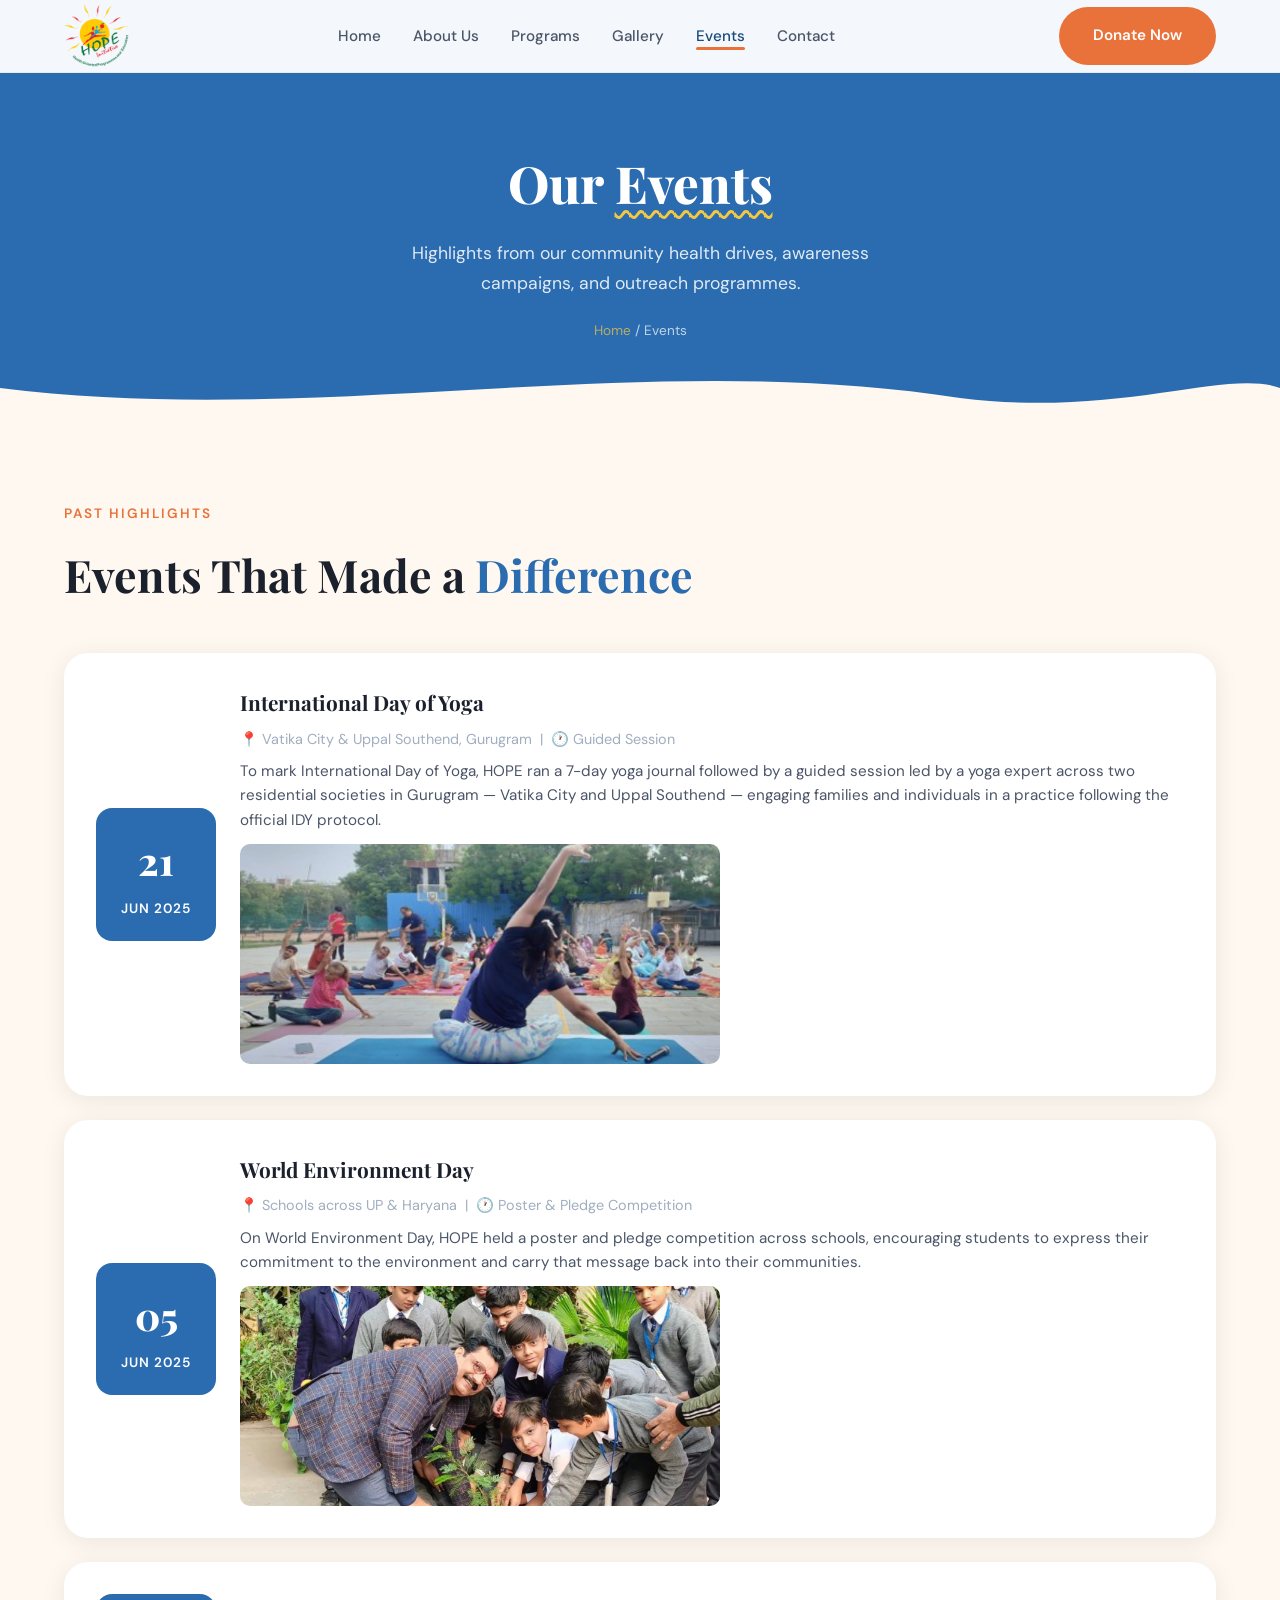
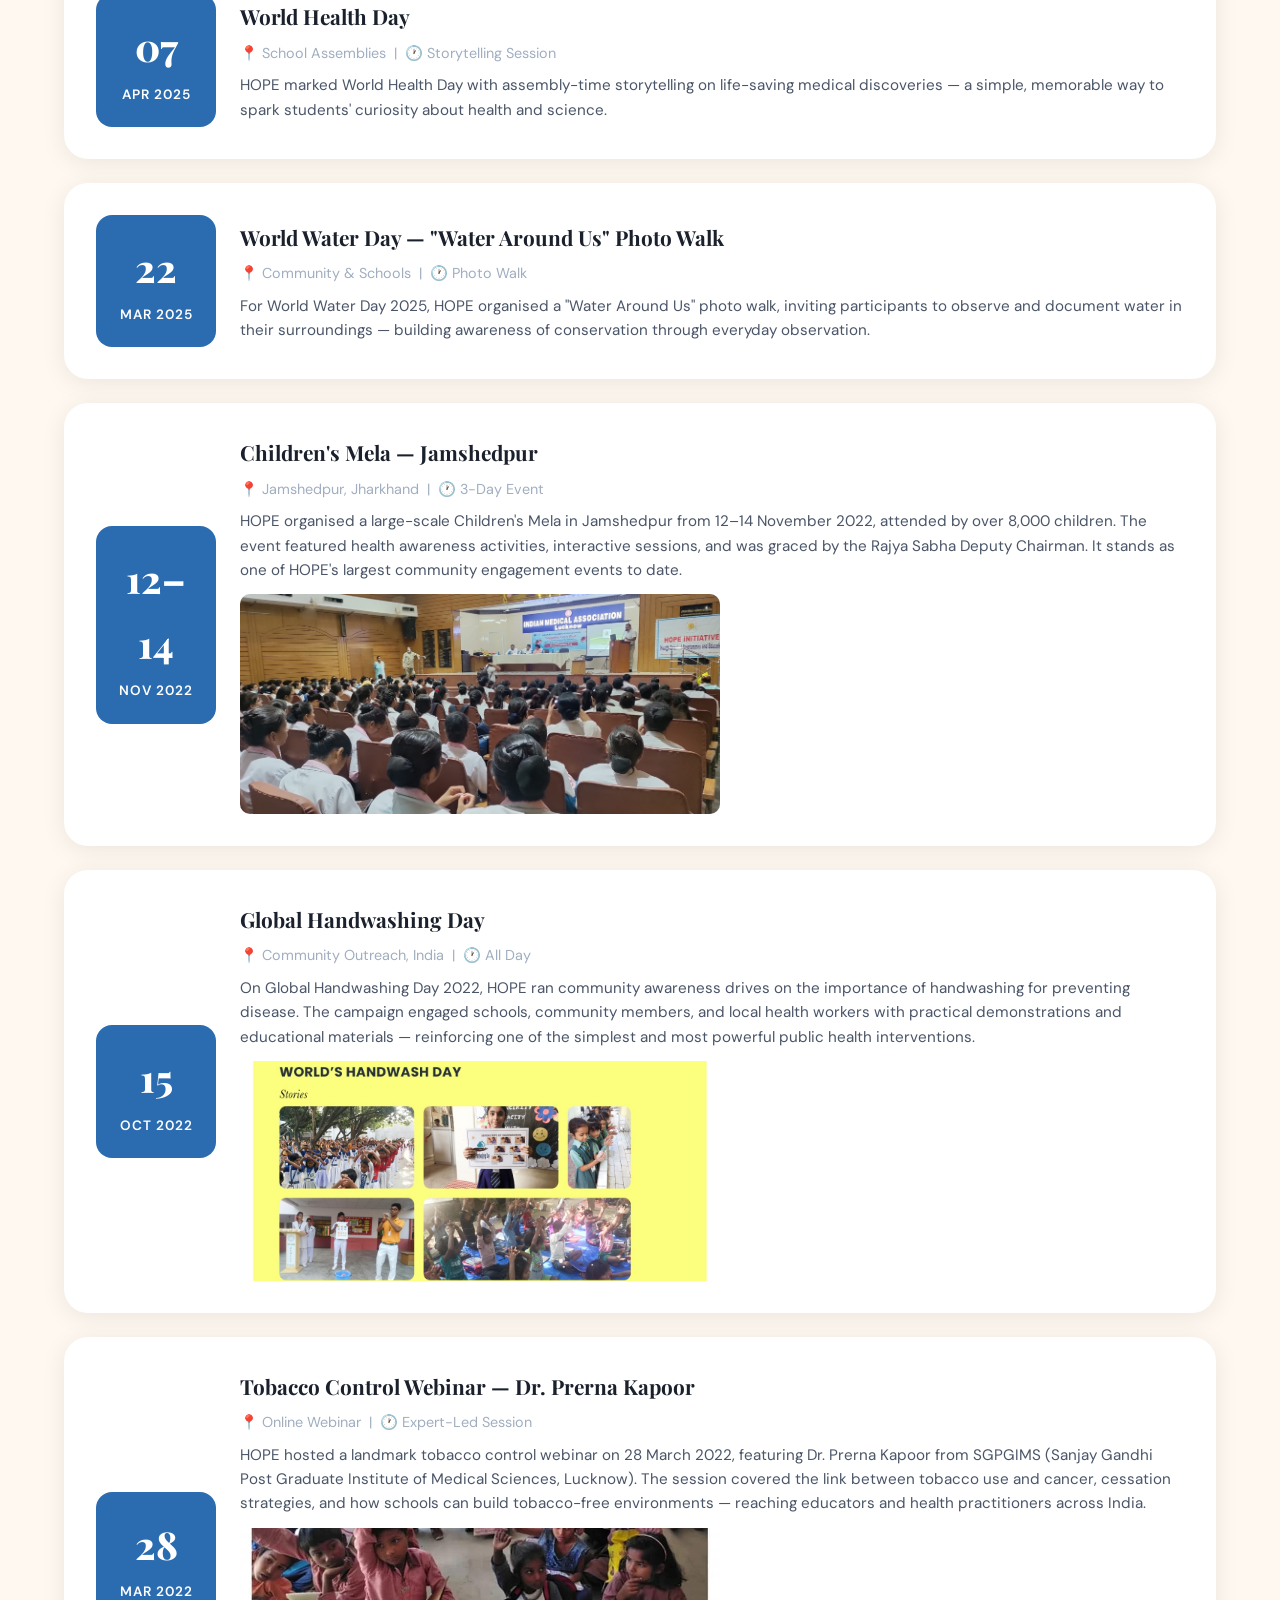
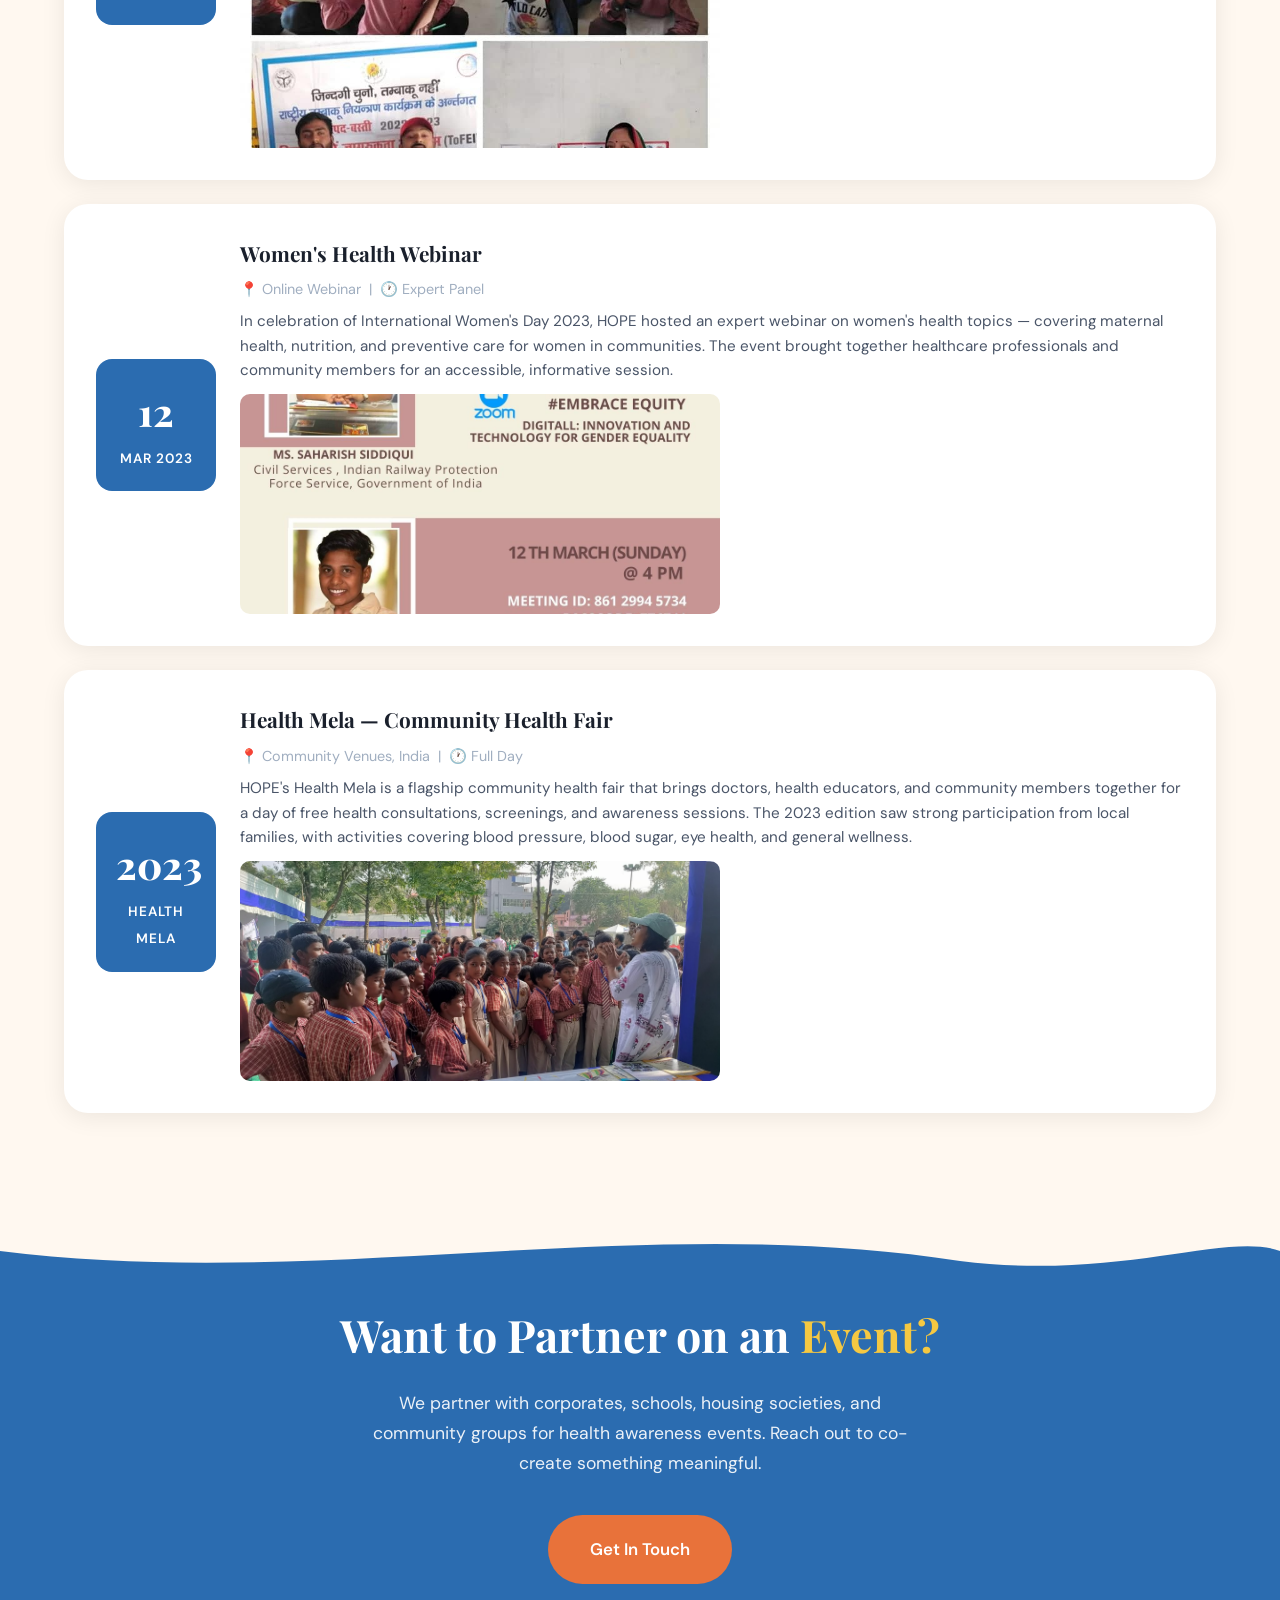
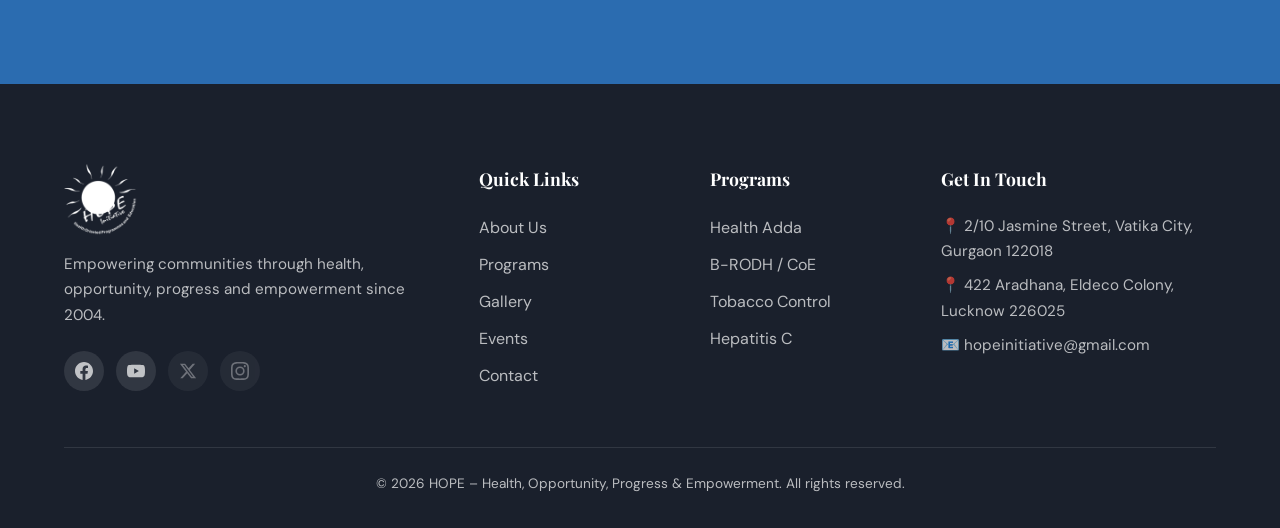
<file: events.html>
<!DOCTYPE html>
<html lang="en">
<head>
  <meta charset="UTF-8">
  <meta name="viewport" content="width=device-width, initial-scale=1.0">
  <title>Events — HOPE Initiative</title>
  <link rel="stylesheet" href="css/style.css">
  <link rel="preconnect" href="https://fonts.googleapis.com">
  <link href="https://fonts.googleapis.com/css2?family=Playfair+Display:wght@400;600;700;800&family=DM+Sans:wght@400;500;600;700&display=swap" rel="stylesheet">
</head>
<body>
  <nav class="navbar" id="navbar">
    <div class="nav-container">
      <a href="index.html" class="logo"><img src="images/hope-logo.png" alt="HOPE" class="logo-img"></a>
      <ul class="nav-links" id="navLinks">
        <li><a href="index.html">Home</a></li>
        <li><a href="about.html">About Us</a></li>
        <li><a href="programs.html">Programs</a></li>
        <li><a href="gallery.html">Gallery</a></li>
        <li><a href="events.html" class="active">Events</a></li>
        <li><a href="contact.html">Contact</a></li>
      </ul>
      <a href="contact.html#donate" class="btn btn-primary nav-donate">Donate Now</a>
      <button class="hamburger" id="hamburger" aria-label="Toggle menu"><span></span><span></span><span></span></button>
    </div>
  </nav>

  <section class="page-header">
    <h1>Our <span class="underline-wavy">Events</span></h1>
    <p>Highlights from our community health drives, awareness campaigns, and outreach programmes.</p>
    <div class="breadcrumb"><a href="index.html">Home</a> / Events</div>
    <div class="page-header-wave">
      <svg viewBox="0 0 1440 80" preserveAspectRatio="none">
        <path d="M0,40 C360,80 720,0 1080,50 C1260,70 1380,20 1440,40 L1440,80 L0,80 Z" fill="var(--cream)"/>
      </svg>
    </div>
  </section>

  <section class="events-section">
    <div class="container">
      <div class="section-label">Past Highlights</div>
      <h2 class="section-title" style="margin-bottom:40px;">Events That Made a <span class="highlight">Difference</span></h2>

      <div class="event-card">
        <div class="event-date">
          <span class="day">21</span>
          <span class="month">Jun 2025</span>
        </div>
        <div class="event-info">
          <h3>International Day of Yoga</h3>
          <div class="meta">📍 Vatika City &amp; Uppal Southend, Gurugram &nbsp;|&nbsp; 🕐 Guided Session</div>
          <p>To mark International Day of Yoga, HOPE ran a 7-day yoga journal followed by a guided session led by a yoga expert across two residential societies in Gurugram — Vatika City and Uppal Southend — engaging families and individuals in a practice following the official IDY protocol.</p>
          <div style="margin-top:12px;">
            <img src="images/gallery/events-1.jpg" alt="International Day of Yoga session" style="width:100%;max-width:480px;border-radius:var(--radius-sm);object-fit:cover;height:220px;">
          </div>
        </div>
      </div>

      <div class="event-card">
        <div class="event-date">
          <span class="day">05</span>
          <span class="month">Jun 2025</span>
        </div>
        <div class="event-info">
          <h3>World Environment Day</h3>
          <div class="meta">📍 Schools across UP &amp; Haryana &nbsp;|&nbsp; 🕐 Poster &amp; Pledge Competition</div>
          <p>On World Environment Day, HOPE held a poster and pledge competition across schools, encouraging students to express their commitment to the environment and carry that message back into their communities.</p>
          <div style="margin-top:12px;">
            <img src="images/gallery/environment-3.jpg" alt="Environment Day tree plantation drive" style="width:100%;max-width:480px;border-radius:var(--radius-sm);object-fit:cover;height:220px;">
          </div>
        </div>
      </div>

      <div class="event-card">
        <div class="event-date">
          <span class="day">07</span>
          <span class="month">Apr 2025</span>
        </div>
        <div class="event-info">
          <h3>World Health Day</h3>
          <div class="meta">📍 School Assemblies &nbsp;|&nbsp; 🕐 Storytelling Session</div>
          <p>HOPE marked World Health Day with assembly-time storytelling on life-saving medical discoveries — a simple, memorable way to spark students' curiosity about health and science.</p>
        </div>
      </div>

      <div class="event-card">
        <div class="event-date">
          <span class="day">22</span>
          <span class="month">Mar 2025</span>
        </div>
        <div class="event-info">
          <h3>World Water Day — "Water Around Us" Photo Walk</h3>
          <div class="meta">📍 Community &amp; Schools &nbsp;|&nbsp; 🕐 Photo Walk</div>
          <p>For World Water Day 2025, HOPE organised a "Water Around Us" photo walk, inviting participants to observe and document water in their surroundings — building awareness of conservation through everyday observation.</p>
        </div>
      </div>

      <div class="event-card">
        <div class="event-date">
          <span class="day">12–14</span>
          <span class="month">Nov 2022</span>
        </div>
        <div class="event-info">
          <h3>Children's Mela — Jamshedpur</h3>
          <div class="meta">📍 Jamshedpur, Jharkhand &nbsp;|&nbsp; 🕐 3-Day Event</div>
          <p>HOPE organised a large-scale Children's Mela in Jamshedpur from 12–14 November 2022, attended by over 8,000 children. The event featured health awareness activities, interactive sessions, and was graced by the Rajya Sabha Deputy Chairman. It stands as one of HOPE's largest community engagement events to date.</p>
          <div style="margin-top:12px;">
            <img src="images/event-childrens-mela.jpg" alt="Children's Mela Jamshedpur" style="width:100%;max-width:480px;border-radius:var(--radius-sm);object-fit:cover;height:220px;">
          </div>
        </div>
      </div>

      <div class="event-card">
        <div class="event-date">
          <span class="day">15</span>
          <span class="month">Oct 2022</span>
        </div>
        <div class="event-info">
          <h3>Global Handwashing Day</h3>
          <div class="meta">📍 Community Outreach, India &nbsp;|&nbsp; 🕐 All Day</div>
          <p>On Global Handwashing Day 2022, HOPE ran community awareness drives on the importance of handwashing for preventing disease. The campaign engaged schools, community members, and local health workers with practical demonstrations and educational materials — reinforcing one of the simplest and most powerful public health interventions.</p>
          <div style="margin-top:12px;">
            <img src="images/event-handwash.jpg" alt="Global Handwashing Day" style="width:100%;max-width:480px;border-radius:var(--radius-sm);object-fit:cover;height:220px;">
          </div>
        </div>
      </div>

      <div class="event-card">
        <div class="event-date">
          <span class="day">28</span>
          <span class="month">Mar 2022</span>
        </div>
        <div class="event-info">
          <h3>Tobacco Control Webinar — Dr. Prerna Kapoor</h3>
          <div class="meta">📍 Online Webinar &nbsp;|&nbsp; 🕐 Expert-Led Session</div>
          <p>HOPE hosted a landmark tobacco control webinar on 28 March 2022, featuring Dr. Prerna Kapoor from SGPGIMS (Sanjay Gandhi Post Graduate Institute of Medical Sciences, Lucknow). The session covered the link between tobacco use and cancer, cessation strategies, and how schools can build tobacco-free environments — reaching educators and health practitioners across India.</p>
          <div style="margin-top:12px;">
            <img src="images/tobacco-1.jpg" alt="Tobacco Control Webinar" style="width:100%;max-width:480px;border-radius:var(--radius-sm);object-fit:cover;height:220px;">
          </div>
        </div>
      </div>

      <div class="event-card">
        <div class="event-date">
          <span class="day">12</span>
          <span class="month">Mar 2023</span>
        </div>
        <div class="event-info">
          <h3>Women's Health Webinar</h3>
          <div class="meta">📍 Online Webinar &nbsp;|&nbsp; 🕐 Expert Panel</div>
          <p>In celebration of International Women's Day 2023, HOPE hosted an expert webinar on women's health topics — covering maternal health, nutrition, and preventive care for women in communities. The event brought together healthcare professionals and community members for an accessible, informative session.</p>
          <div style="margin-top:12px;">
            <img src="images/event-womens-day.jpg" alt="Women's Health Webinar" style="width:100%;max-width:480px;border-radius:var(--radius-sm);object-fit:cover;height:220px;">
          </div>
        </div>
      </div>

      <div class="event-card">
        <div class="event-date">
          <span class="day">2023</span>
          <span class="month">Health Mela</span>
        </div>
        <div class="event-info">
          <h3>Health Mela — Community Health Fair</h3>
          <div class="meta">📍 Community Venues, India &nbsp;|&nbsp; 🕐 Full Day</div>
          <p>HOPE's Health Mela is a flagship community health fair that brings doctors, health educators, and community members together for a day of free health consultations, screenings, and awareness sessions. The 2023 edition saw strong participation from local families, with activities covering blood pressure, blood sugar, eye health, and general wellness.</p>
          <div style="margin-top:12px;">
            <img src="images/gallery-1.jpg" alt="Health Mela" style="width:100%;max-width:480px;border-radius:var(--radius-sm);object-fit:cover;height:220px;">
          </div>
        </div>
      </div>

    </div>
  </section>

  <section class="cta">
    <div class="cta-wave-top">
      <svg viewBox="0 0 1440 80" preserveAspectRatio="none">
        <path d="M0,40 C360,80 720,0 1080,50 C1260,70 1380,20 1440,40 L1440,0 L0,0 Z" fill="var(--cream)"/>
      </svg>
    </div>
    <div class="container">
      <h2>Want to Partner on an <span class="highlight">Event?</span></h2>
      <p>We partner with corporates, schools, housing societies, and community groups for health awareness events. Reach out to co-create something meaningful.</p>
      <div class="cta-actions">
        <a href="contact.html" class="btn btn-accent btn-lg">Get In Touch</a>
      </div>
    </div>
  </section>

  <footer class="footer">
    <div class="container">
      <div class="footer-grid">
        <div class="footer-about"><a href="index.html" class="logo footer-logo"><img src="images/hope-logo.png" alt="HOPE" class="logo-img logo-img-footer"></a><p>Empowering communities through health, opportunity, progress and empowerment since 2004.</p><div class="social-links"><a href="https://www.facebook.com/HopeInitiativeIndia/" class="social-icon" aria-label="Facebook" target="_blank" rel="noopener"><svg viewBox="0 0 24 24" aria-hidden="true"><path d="M24 12.073c0-6.627-5.373-12-12-12s-12 5.373-12 12c0 5.99 4.388 10.954 10.125 11.854v-8.385H7.078v-3.47h3.047V9.43c0-3.007 1.792-4.669 4.533-4.669 1.312 0 2.686.235 2.686.235v2.953H15.83c-1.491 0-1.956.925-1.956 1.874v2.25h3.328l-.532 3.47h-2.796v8.385C19.612 23.027 24 18.062 24 12.073z"/></svg></a><a href="https://www.youtube.com/@hopeinitiative5345" class="social-icon" aria-label="YouTube" target="_blank" rel="noopener"><svg viewBox="0 0 24 24" aria-hidden="true"><path d="M23.498 6.186a3.016 3.016 0 0 0-2.122-2.136C19.505 3.545 12 3.545 12 3.545s-7.505 0-9.377.505A3.017 3.017 0 0 0 .502 6.186C0 8.07 0 12 0 12s0 3.93.502 5.814a3.016 3.016 0 0 0 2.122 2.136c1.871.505 9.376.505 9.376.505s7.505 0 9.377-.505a3.015 3.015 0 0 0 2.122-2.136C24 15.93 24 12 24 12s0-3.93-.502-5.814zM9.545 15.568V8.432L15.818 12l-6.273 3.568z"/></svg></a><a href="#" class="social-icon soon" aria-label="X (Twitter)" title="Coming soon" target="_blank" rel="noopener"><svg viewBox="0 0 24 24" aria-hidden="true"><path d="M18.244 2.25h3.308l-7.227 8.26 8.502 11.24H16.17l-5.214-6.817L4.99 21.75H1.68l7.73-8.835L1.254 2.25H8.08l4.713 6.231zm-1.161 17.52h1.833L7.084 4.126H5.117z"/></svg></a><a href="#" class="social-icon soon" aria-label="Instagram" title="Coming soon" target="_blank" rel="noopener"><svg viewBox="0 0 24 24" aria-hidden="true"><path d="M12 2.163c3.204 0 3.584.012 4.85.07 3.252.148 4.771 1.691 4.919 4.919.058 1.265.069 1.645.069 4.849 0 3.205-.012 3.584-.069 4.849-.149 3.225-1.664 4.771-4.919 4.919-1.266.058-1.644.07-4.85.07-3.204 0-3.584-.012-4.849-.07-3.26-.149-4.771-1.699-4.919-4.92-.058-1.265-.07-1.644-.07-4.849 0-3.204.013-3.583.07-4.849.149-3.227 1.664-4.771 4.919-4.919 1.266-.057 1.645-.069 4.849-.069zm0-2.163C8.741 0 8.333.014 7.053.072 2.695.272.273 2.69.073 7.052.014 8.333 0 8.741 0 12c0 3.259.014 3.668.072 4.948.2 4.358 2.618 6.78 6.98 6.98C8.333 23.986 8.741 24 12 24c3.259 0 3.668-.014 4.948-.072 4.354-.2 6.782-2.618 6.979-6.98.059-1.28.073-1.689.073-4.948 0-3.259-.014-3.667-.072-4.947-.196-4.354-2.617-6.78-6.979-6.98C15.668.014 15.259 0 12 0zm0 5.838a6.162 6.162 0 1 0 0 12.324 6.162 6.162 0 0 0 0-12.324zM12 16a4 4 0 1 1 0-8 4 4 0 0 1 0 8zm6.406-11.845a1.44 1.44 0 1 0 0 2.881 1.44 1.44 0 0 0 0-2.881z"/></svg></a></div></div>
        <div class="footer-links"><h4>Quick Links</h4><ul><li><a href="about.html">About Us</a></li><li><a href="programs.html">Programs</a></li><li><a href="gallery.html">Gallery</a></li><li><a href="events.html">Events</a></li><li><a href="contact.html">Contact</a></li></ul></div>
        <div class="footer-links"><h4>Programs</h4><ul><li><a href="programs.html">Health Adda</a></li><li><a href="programs.html">B-RODH / CoE</a></li><li><a href="programs.html">Tobacco Control</a></li><li><a href="programs.html">Hepatitis C</a></li></ul></div>
        <div class="footer-contact"><h4>Get In Touch</h4><p>📍 2/10 Jasmine Street, Vatika City, Gurgaon 122018</p><p>📍 422 Aradhana, Eldeco Colony, Lucknow 226025</p><p>📧 hopeinitiative@gmail.com</p></div>
      </div>
      <div class="footer-bottom"><p>&copy; 2026 HOPE – Health, Opportunity, Progress &amp; Empowerment. All rights reserved.</p></div>
    </div>
  </footer>
  <script src="js/main.js"></script>
</body>
</html>
</file>
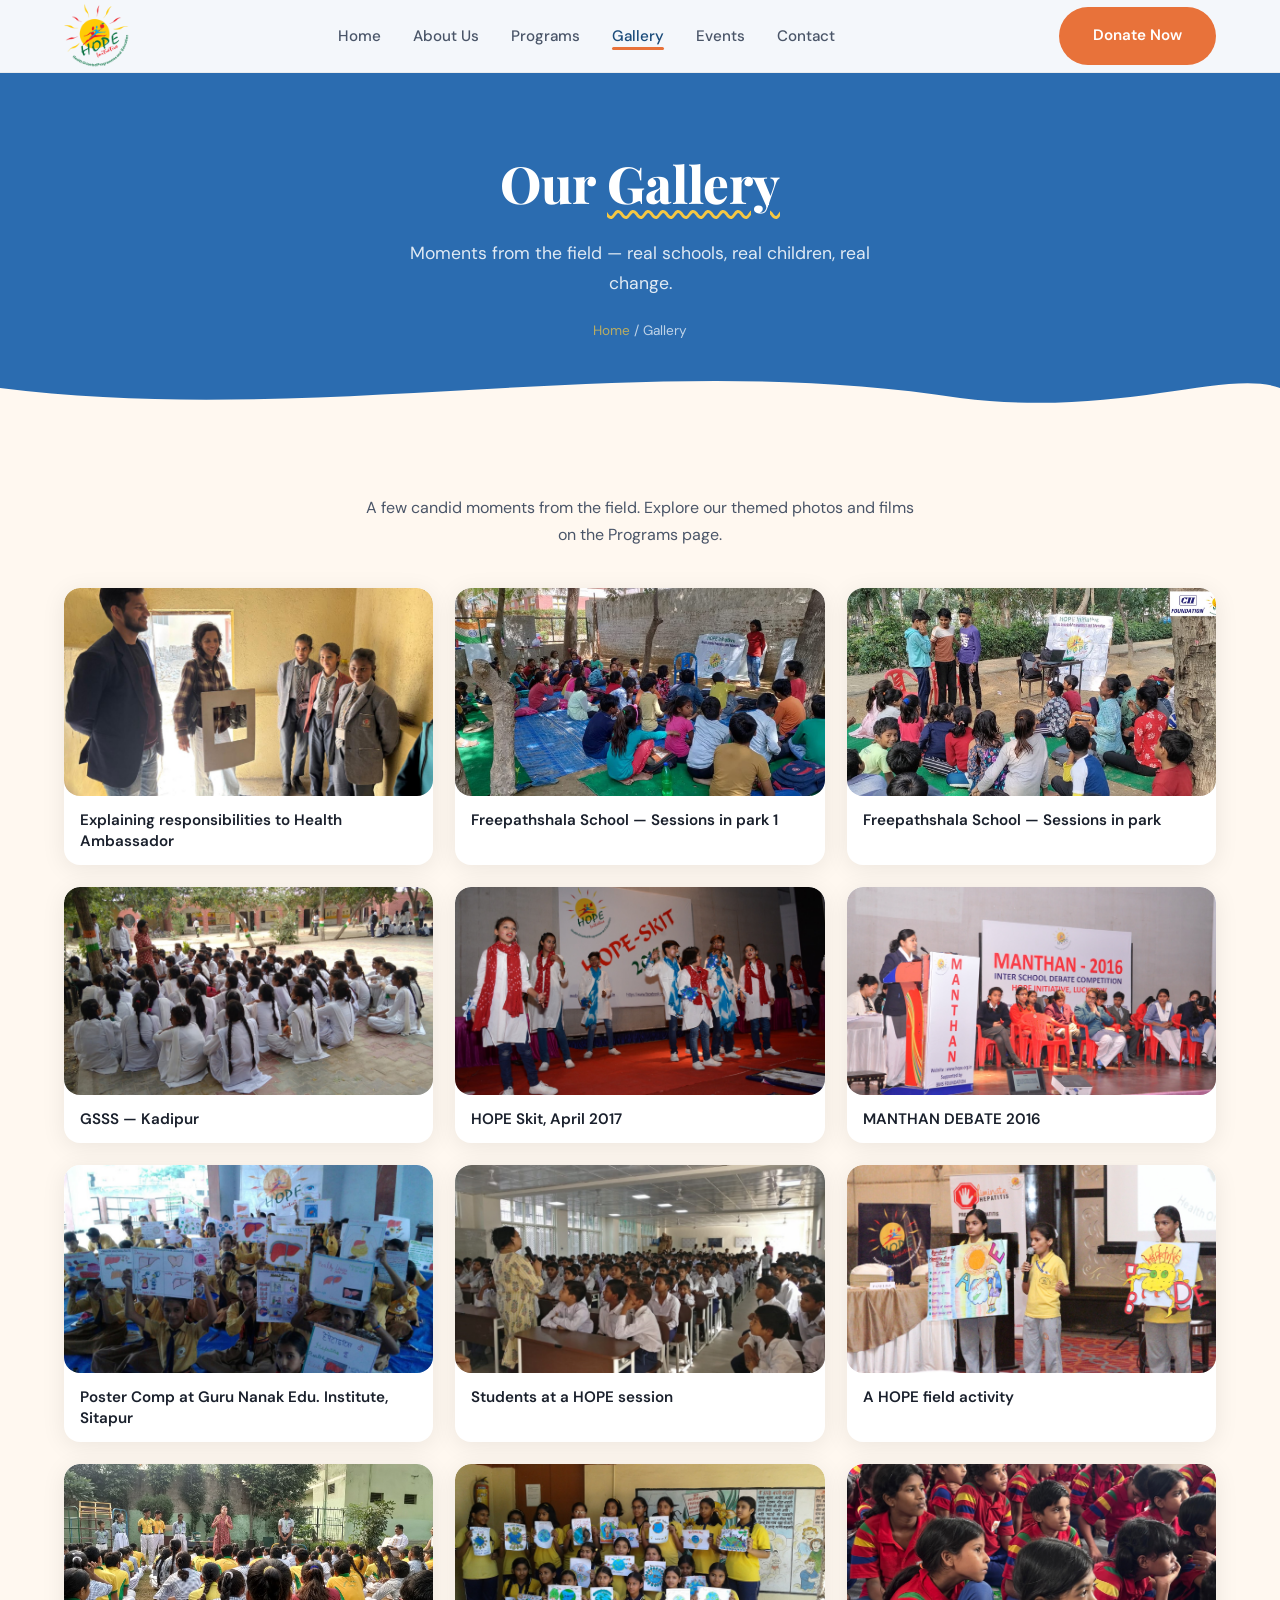
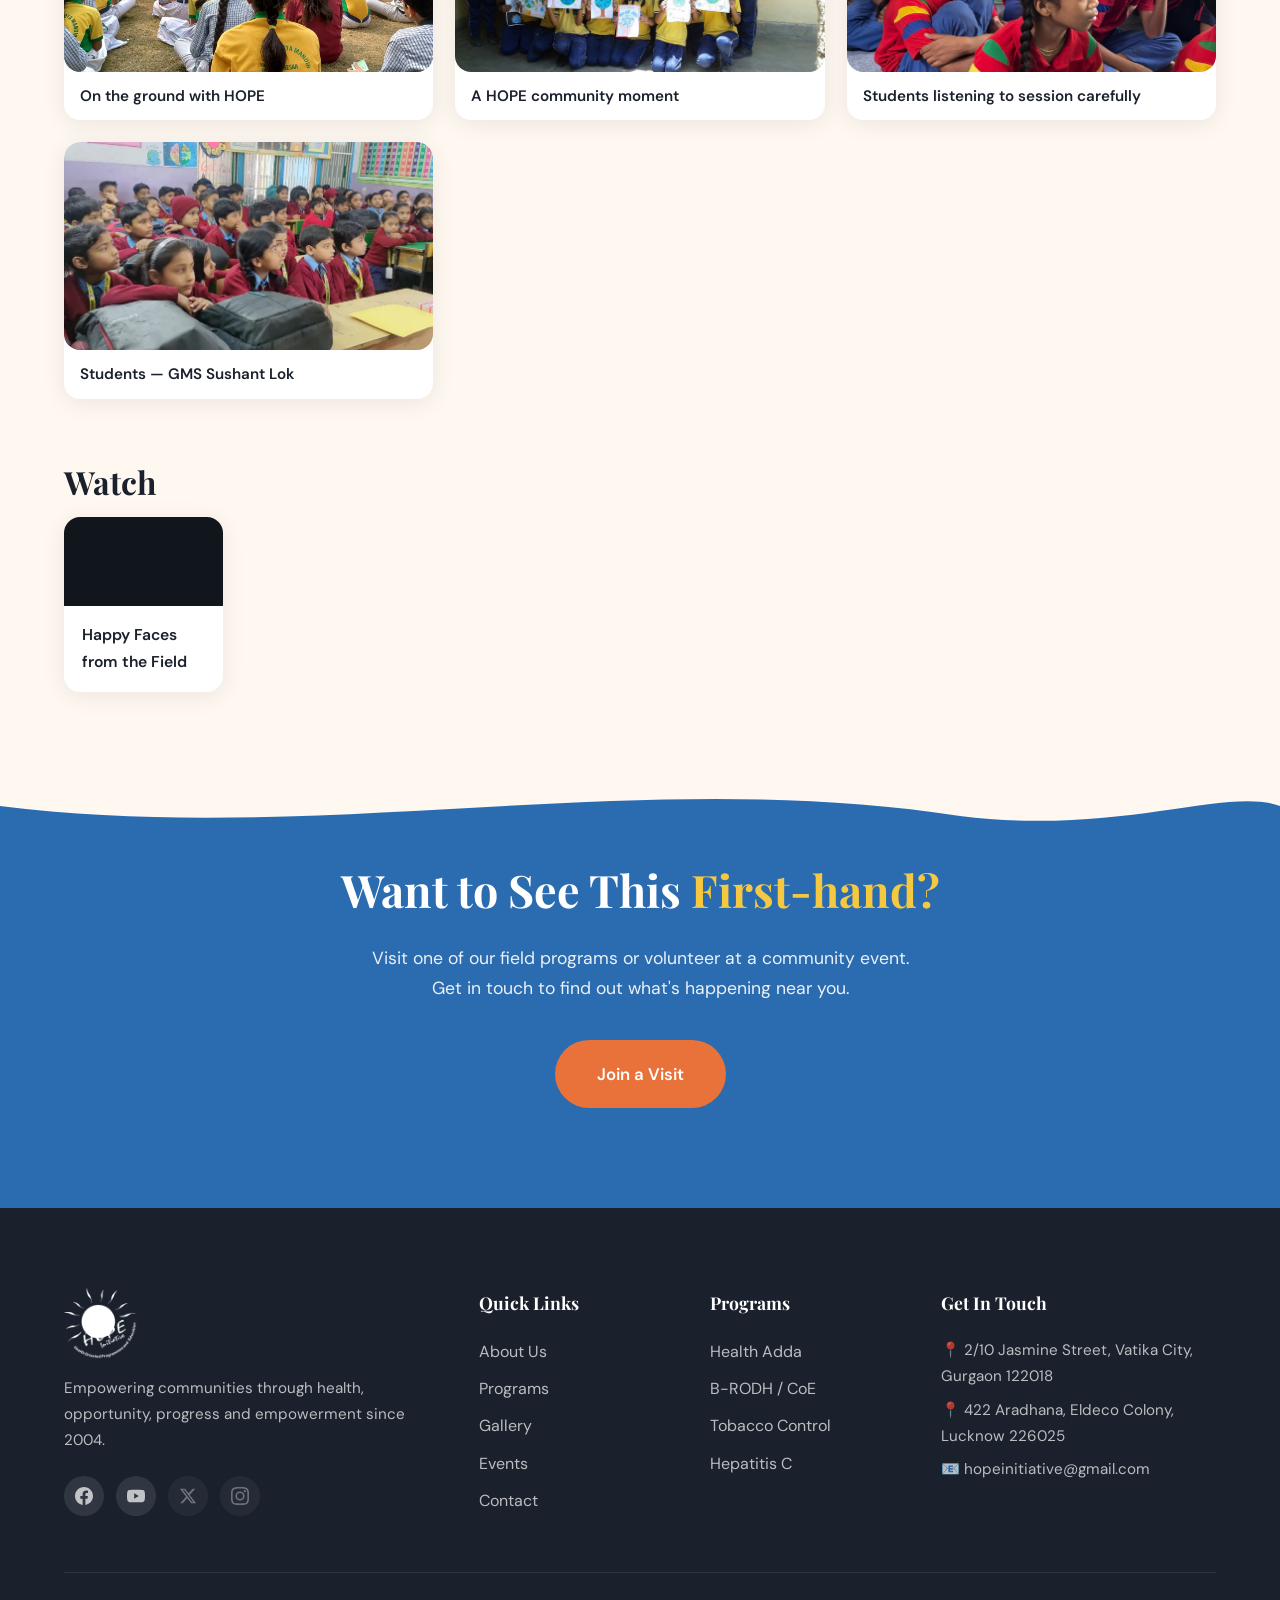
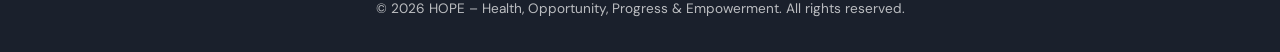
<file: gallery.html>
<!DOCTYPE html>
<html lang="en">
<head>
  <meta charset="UTF-8">
  <meta name="viewport" content="width=device-width, initial-scale=1.0">
  <title>Gallery — HOPE Initiative</title>
  <link rel="stylesheet" href="css/style.css">
  <link rel="preconnect" href="https://fonts.googleapis.com">
  <link href="https://fonts.googleapis.com/css2?family=Playfair+Display:wght@400;600;700;800&family=DM+Sans:wght@400;500;600;700&display=swap" rel="stylesheet">
</head>
<body>
  <nav class="navbar" id="navbar">
    <div class="nav-container">
      <a href="index.html" class="logo"><img src="images/hope-logo.png" alt="HOPE" class="logo-img"></a>
      <ul class="nav-links" id="navLinks">
        <li><a href="index.html">Home</a></li>
        <li><a href="about.html">About Us</a></li>
        <li><a href="programs.html">Programs</a></li>
        <li><a href="gallery.html" class="active">Gallery</a></li>
        <li><a href="events.html">Events</a></li>
        <li><a href="contact.html">Contact</a></li>
      </ul>
      <a href="contact.html#donate" class="btn btn-primary nav-donate">Donate Now</a>
      <button class="hamburger" id="hamburger" aria-label="Toggle menu"><span></span><span></span><span></span></button>
    </div>
  </nav>

  <section class="page-header">
    <h1>Our <span class="underline-wavy">Gallery</span></h1>
    <p>Moments from the field — real schools, real children, real change.</p>
    <div class="breadcrumb"><a href="index.html">Home</a> / Gallery</div>
    <div class="page-header-wave">
      <svg viewBox="0 0 1440 80" preserveAspectRatio="none">
        <path d="M0,40 C360,80 720,0 1080,50 C1260,70 1380,20 1440,40 L1440,80 L0,80 Z" fill="var(--cream)"/>
      </svg>
    </div>
  </section>

  <section class="gallery-section">
    <div class="container">
      <p class="gallery-note" style="text-align:center;margin:-8px auto 40px;max-width:560px;">A few candid moments from the field. Explore our themed photos and films on the <a href="programs.html#t-hygiene">Programs</a> page.</p>
      <div class="media-grid">
        <figure class="media-photo">
          <img src="images/gallery/field-1.jpg" alt="Explaining responsibilities to Health Ambassador" loading="lazy">
          <figcaption>Explaining responsibilities to Health Ambassador</figcaption>
        </figure>
        <figure class="media-photo">
          <img src="images/gallery/field-2.jpg" alt="Freepathshala School — Sessions in park 1" loading="lazy">
          <figcaption>Freepathshala School — Sessions in park 1</figcaption>
        </figure>
        <figure class="media-photo">
          <img src="images/gallery/field-3.jpg" alt="Freepathshala School — Sessions in park" loading="lazy">
          <figcaption>Freepathshala School — Sessions in park</figcaption>
        </figure>
        <figure class="media-photo">
          <img src="images/gallery/field-4.jpg" alt="GSSS — Kadipur" loading="lazy">
          <figcaption>GSSS — Kadipur</figcaption>
        </figure>
        <figure class="media-photo">
          <img src="images/gallery/field-5.jpg" alt="HOPE Skit, April 2017" loading="lazy">
          <figcaption>HOPE Skit, April 2017</figcaption>
        </figure>
        <figure class="media-photo">
          <img src="images/gallery/field-6.jpg" alt="MANTHAN DEBATE 2016" loading="lazy">
          <figcaption>MANTHAN DEBATE 2016</figcaption>
        </figure>
        <figure class="media-photo">
          <img src="images/gallery/field-7.jpg" alt="Poster Comp at Guru Nanak Edu. Institute, Sitapur" loading="lazy">
          <figcaption>Poster Comp at Guru Nanak Edu. Institute, Sitapur</figcaption>
        </figure>
        <figure class="media-photo">
          <img src="images/gallery/field-8.jpg" alt="Students at a HOPE session" loading="lazy">
          <figcaption>Students at a HOPE session</figcaption>
        </figure>
        <figure class="media-photo">
          <img src="images/gallery/field-9.jpg" alt="A HOPE field activity" loading="lazy">
          <figcaption>A HOPE field activity</figcaption>
        </figure>
        <figure class="media-photo">
          <img src="images/gallery/field-10.jpg" alt="On the ground with HOPE" loading="lazy">
          <figcaption>On the ground with HOPE</figcaption>
        </figure>
        <figure class="media-photo">
          <img src="images/gallery/field-11.jpg" alt="A HOPE community moment" loading="lazy">
          <figcaption>A HOPE community moment</figcaption>
        </figure>
        <figure class="media-photo">
          <img src="images/gallery/field-12.jpg" alt="Students listening to session carefully" loading="lazy">
          <figcaption>Students listening to session carefully</figcaption>
        </figure>
        <figure class="media-photo">
          <img src="images/gallery/field-13.jpg" alt="Students — GMS Sushant Lok" loading="lazy">
          <figcaption>Students — GMS Sushant Lok</figcaption>
        </figure>
      </div>
      <h2 class="gallery-heading" style="margin-top:56px;">Watch</h2>
      <div class="media-grid" style="max-width:520px;">
        <div class="video-card">
          <div class="video-embed"><iframe src="https://drive.google.com/file/d/1s2P-8a6-isddJSrHDjFvz5S-ZKYAx-C1/preview" allow="encrypted-media *;" allowfullscreen scrolling="no"></iframe></div>
          <p class="video-title">Happy Faces from the Field</p>
        </div>
      </div>
    </div>
  </section>

  <section class="cta">
    <div class="cta-wave-top">
      <svg viewBox="0 0 1440 80" preserveAspectRatio="none">
        <path d="M0,40 C360,80 720,0 1080,50 C1260,70 1380,20 1440,40 L1440,0 L0,0 Z" fill="var(--cream)"/>
      </svg>
    </div>
    <div class="container">
      <h2>Want to See This <span class="highlight">First-hand?</span></h2>
      <p>Visit one of our field programs or volunteer at a community event. Get in touch to find out what's happening near you.</p>
      <div class="cta-actions">
        <a href="contact.html#volunteer" class="btn btn-accent btn-lg">Join a Visit</a>
      </div>
    </div>
  </section>

  <footer class="footer">
    <div class="container">
      <div class="footer-grid">
        <div class="footer-about"><a href="index.html" class="logo footer-logo"><img src="images/hope-logo.png" alt="HOPE" class="logo-img logo-img-footer"></a><p>Empowering communities through health, opportunity, progress and empowerment since 2004.</p><div class="social-links"><a href="https://www.facebook.com/HopeInitiativeIndia/" class="social-icon" aria-label="Facebook" target="_blank" rel="noopener"><svg viewBox="0 0 24 24" aria-hidden="true"><path d="M24 12.073c0-6.627-5.373-12-12-12s-12 5.373-12 12c0 5.99 4.388 10.954 10.125 11.854v-8.385H7.078v-3.47h3.047V9.43c0-3.007 1.792-4.669 4.533-4.669 1.312 0 2.686.235 2.686.235v2.953H15.83c-1.491 0-1.956.925-1.956 1.874v2.25h3.328l-.532 3.47h-2.796v8.385C19.612 23.027 24 18.062 24 12.073z"/></svg></a><a href="https://www.youtube.com/@hopeinitiative5345" class="social-icon" aria-label="YouTube" target="_blank" rel="noopener"><svg viewBox="0 0 24 24" aria-hidden="true"><path d="M23.498 6.186a3.016 3.016 0 0 0-2.122-2.136C19.505 3.545 12 3.545 12 3.545s-7.505 0-9.377.505A3.017 3.017 0 0 0 .502 6.186C0 8.07 0 12 0 12s0 3.93.502 5.814a3.016 3.016 0 0 0 2.122 2.136c1.871.505 9.376.505 9.376.505s7.505 0 9.377-.505a3.015 3.015 0 0 0 2.122-2.136C24 15.93 24 12 24 12s0-3.93-.502-5.814zM9.545 15.568V8.432L15.818 12l-6.273 3.568z"/></svg></a><a href="#" class="social-icon soon" aria-label="X (Twitter)" title="Coming soon" target="_blank" rel="noopener"><svg viewBox="0 0 24 24" aria-hidden="true"><path d="M18.244 2.25h3.308l-7.227 8.26 8.502 11.24H16.17l-5.214-6.817L4.99 21.75H1.68l7.73-8.835L1.254 2.25H8.08l4.713 6.231zm-1.161 17.52h1.833L7.084 4.126H5.117z"/></svg></a><a href="#" class="social-icon soon" aria-label="Instagram" title="Coming soon" target="_blank" rel="noopener"><svg viewBox="0 0 24 24" aria-hidden="true"><path d="M12 2.163c3.204 0 3.584.012 4.85.07 3.252.148 4.771 1.691 4.919 4.919.058 1.265.069 1.645.069 4.849 0 3.205-.012 3.584-.069 4.849-.149 3.225-1.664 4.771-4.919 4.919-1.266.058-1.644.07-4.85.07-3.204 0-3.584-.012-4.849-.07-3.26-.149-4.771-1.699-4.919-4.92-.058-1.265-.07-1.644-.07-4.849 0-3.204.013-3.583.07-4.849.149-3.227 1.664-4.771 4.919-4.919 1.266-.057 1.645-.069 4.849-.069zm0-2.163C8.741 0 8.333.014 7.053.072 2.695.272.273 2.69.073 7.052.014 8.333 0 8.741 0 12c0 3.259.014 3.668.072 4.948.2 4.358 2.618 6.78 6.98 6.98C8.333 23.986 8.741 24 12 24c3.259 0 3.668-.014 4.948-.072 4.354-.2 6.782-2.618 6.979-6.98.059-1.28.073-1.689.073-4.948 0-3.259-.014-3.667-.072-4.947-.196-4.354-2.617-6.78-6.979-6.98C15.668.014 15.259 0 12 0zm0 5.838a6.162 6.162 0 1 0 0 12.324 6.162 6.162 0 0 0 0-12.324zM12 16a4 4 0 1 1 0-8 4 4 0 0 1 0 8zm6.406-11.845a1.44 1.44 0 1 0 0 2.881 1.44 1.44 0 0 0 0-2.881z"/></svg></a></div></div>
        <div class="footer-links"><h4>Quick Links</h4><ul><li><a href="about.html">About Us</a></li><li><a href="programs.html">Programs</a></li><li><a href="gallery.html">Gallery</a></li><li><a href="events.html">Events</a></li><li><a href="contact.html">Contact</a></li></ul></div>
        <div class="footer-links"><h4>Programs</h4><ul><li><a href="programs.html">Health Adda</a></li><li><a href="programs.html">B-RODH / CoE</a></li><li><a href="programs.html">Tobacco Control</a></li><li><a href="programs.html">Hepatitis C</a></li></ul></div>
        <div class="footer-contact"><h4>Get In Touch</h4><p>📍 2/10 Jasmine Street, Vatika City, Gurgaon 122018</p><p>📍 422 Aradhana, Eldeco Colony, Lucknow 226025</p><p>📧 hopeinitiative@gmail.com</p></div>
      </div>
      <div class="footer-bottom"><p>&copy; 2026 HOPE – Health, Opportunity, Progress &amp; Empowerment. All rights reserved.</p></div>
    </div>
  </footer>

  <script src="js/main.js"></script>
</body>
</html>
</file>
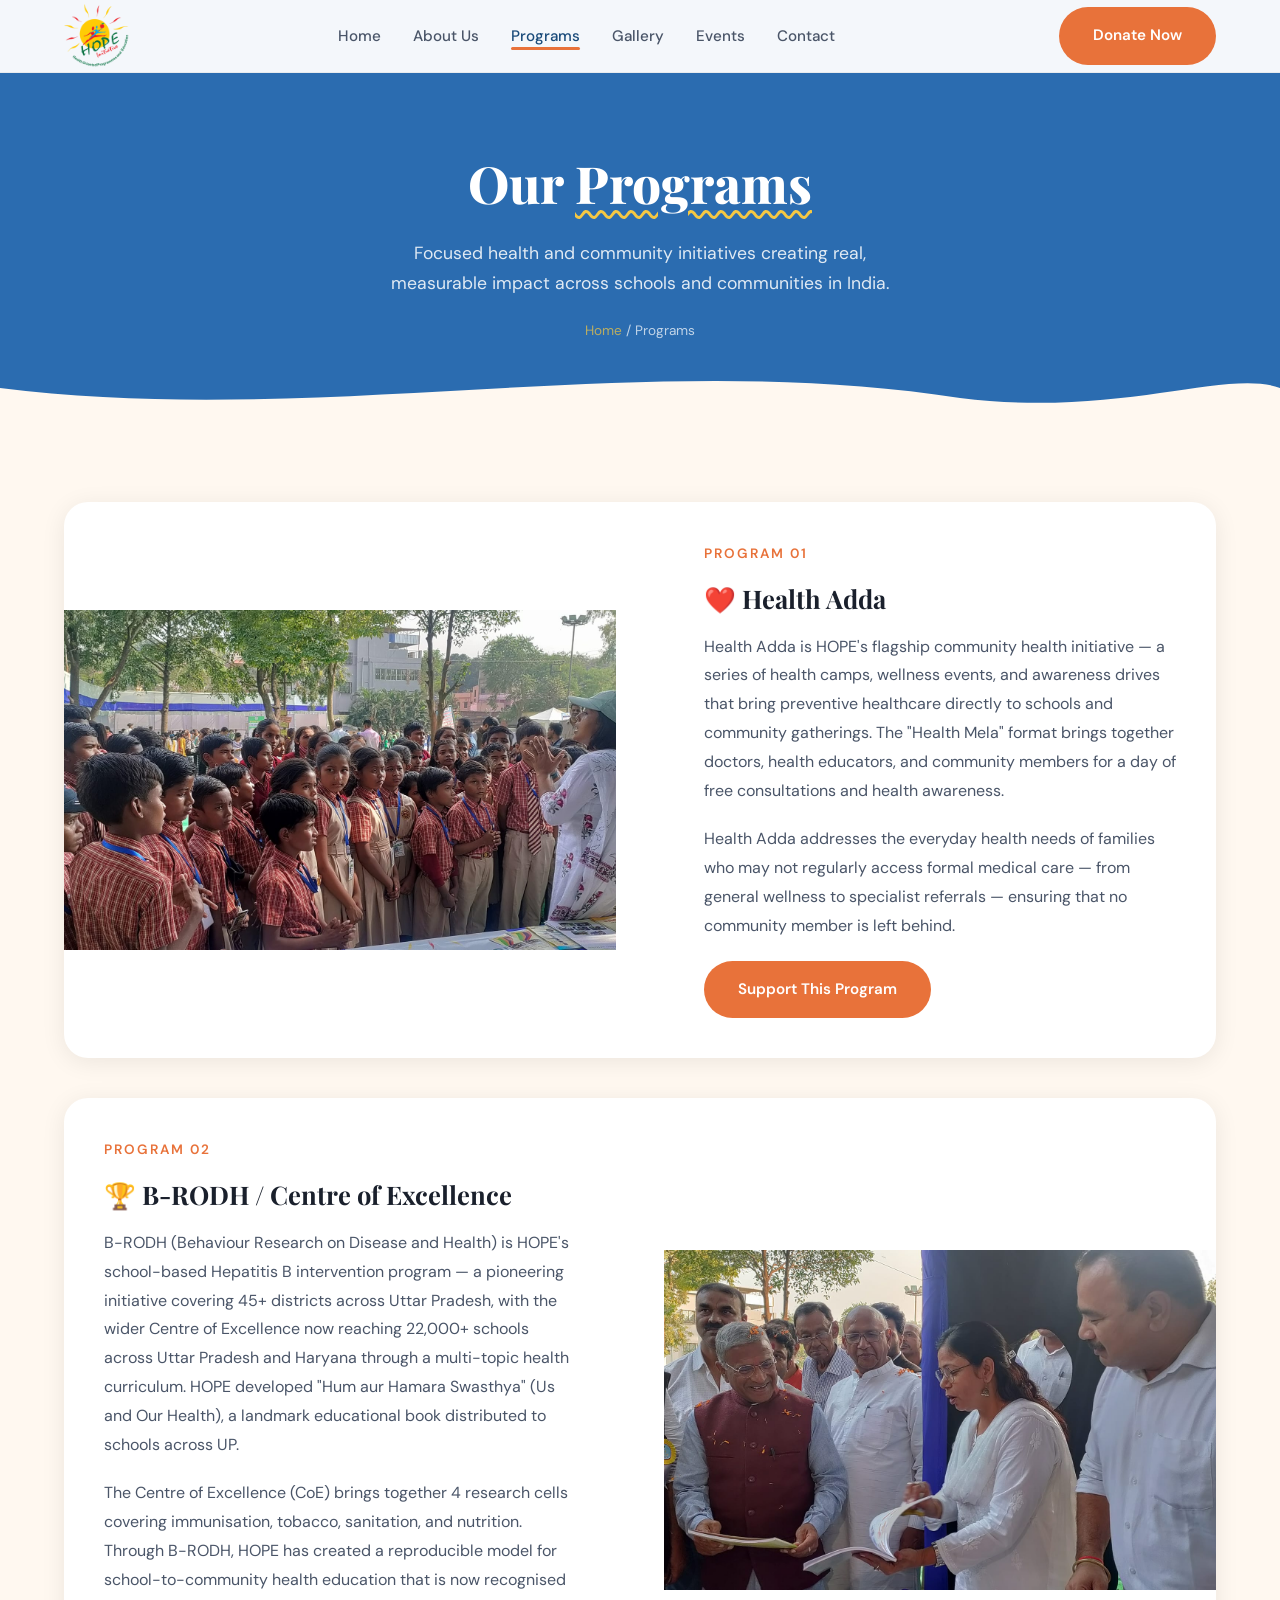
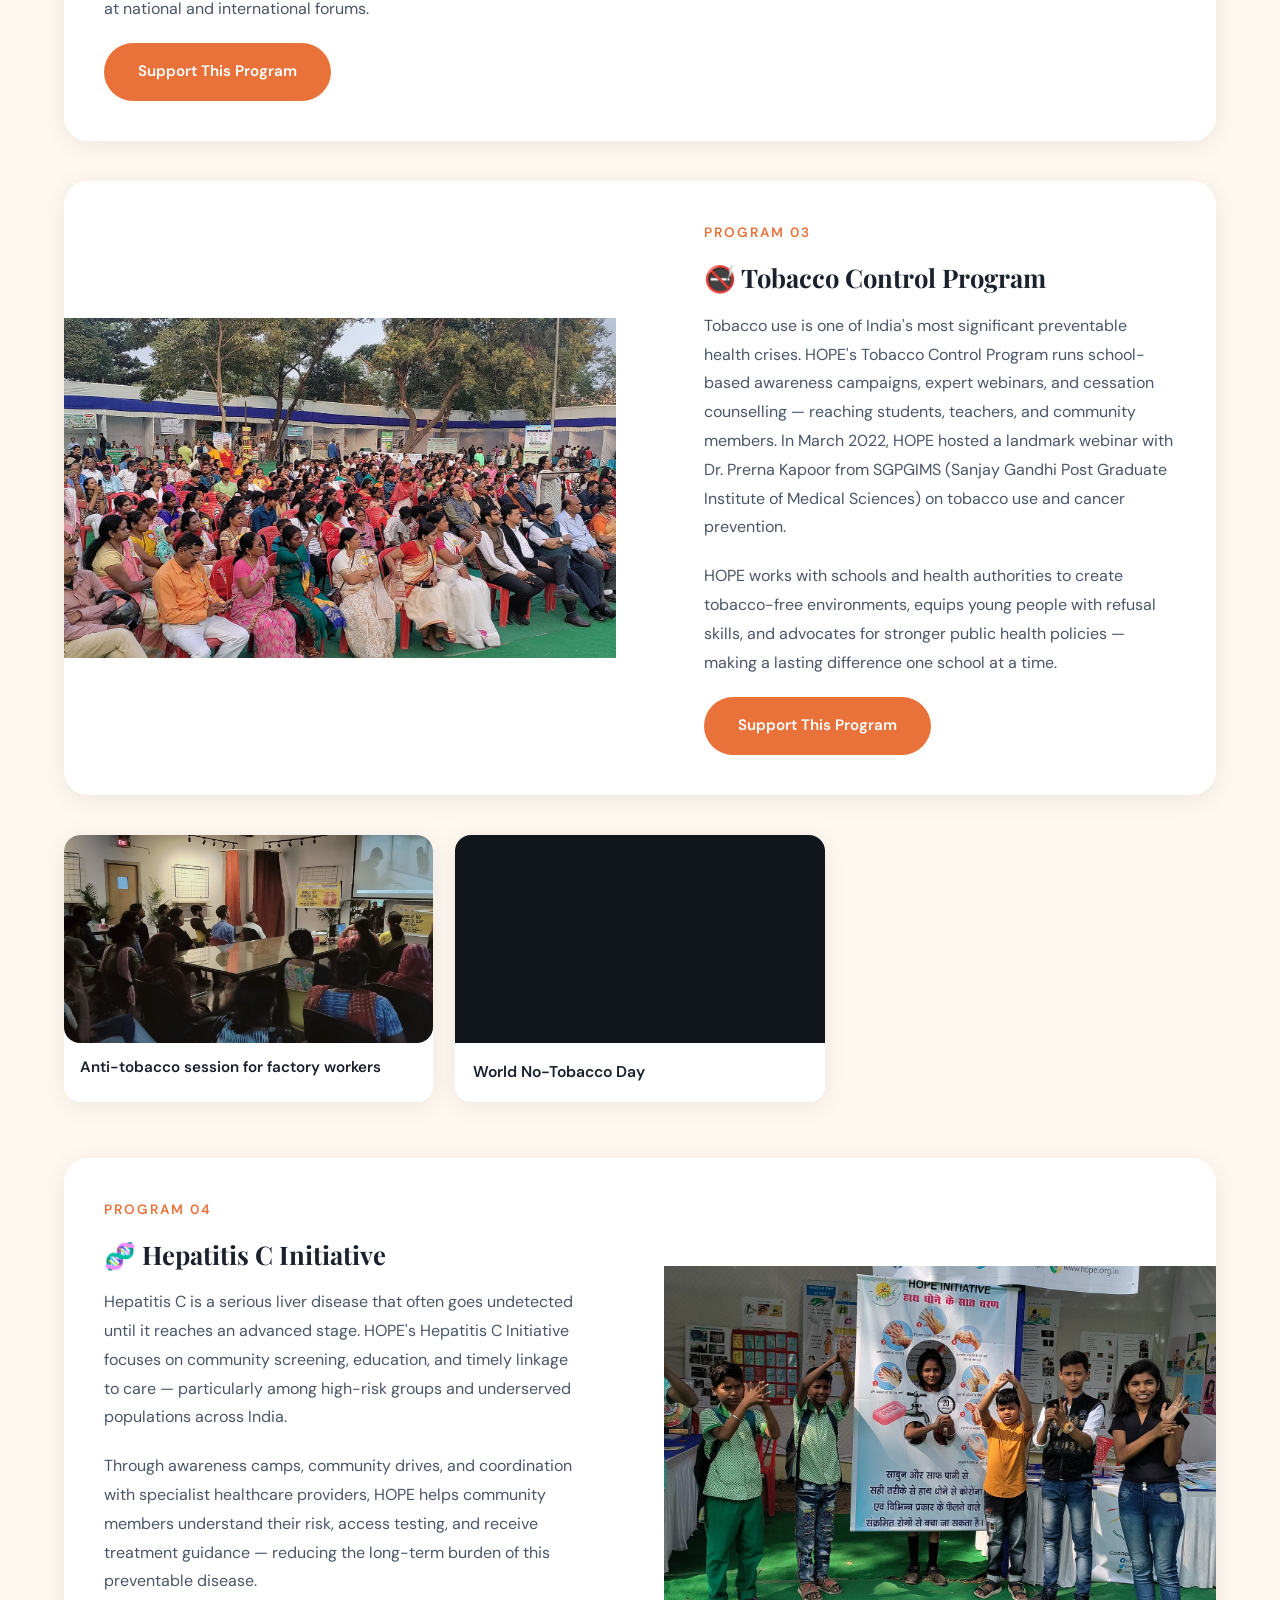
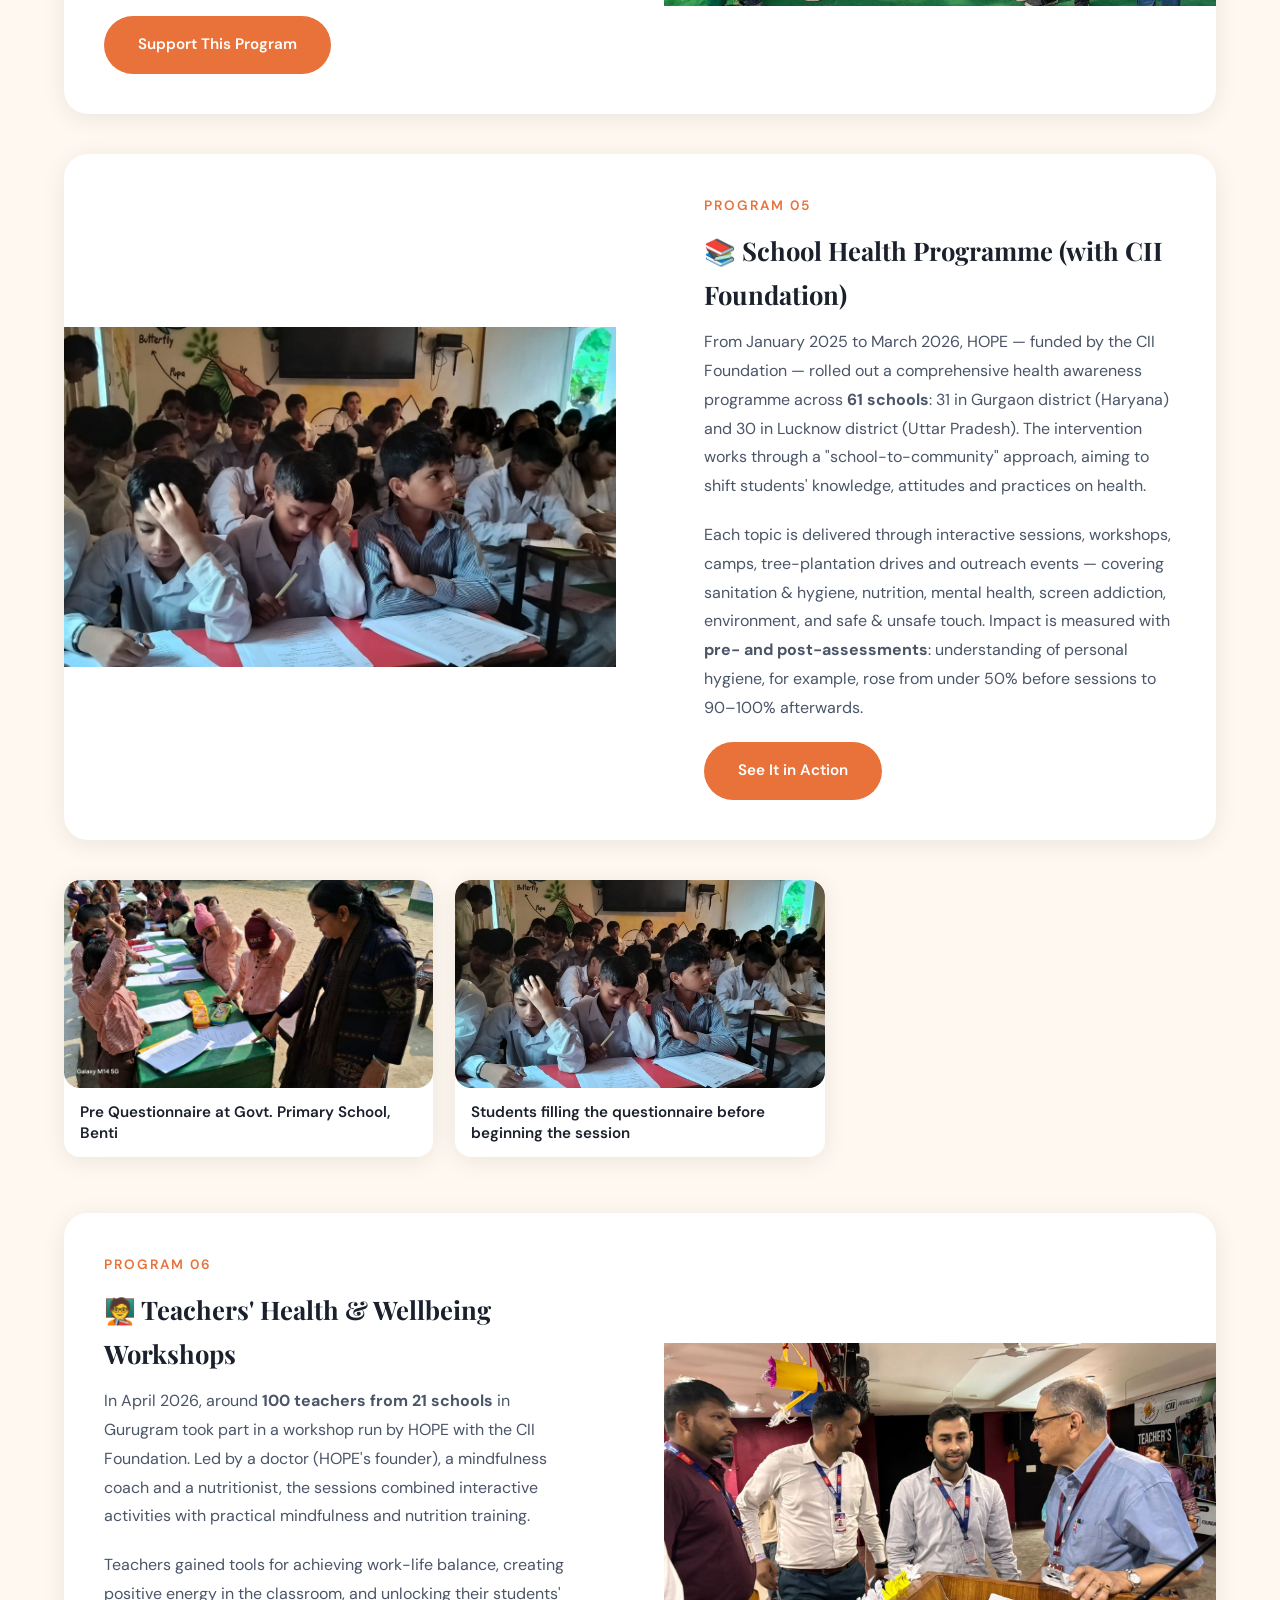
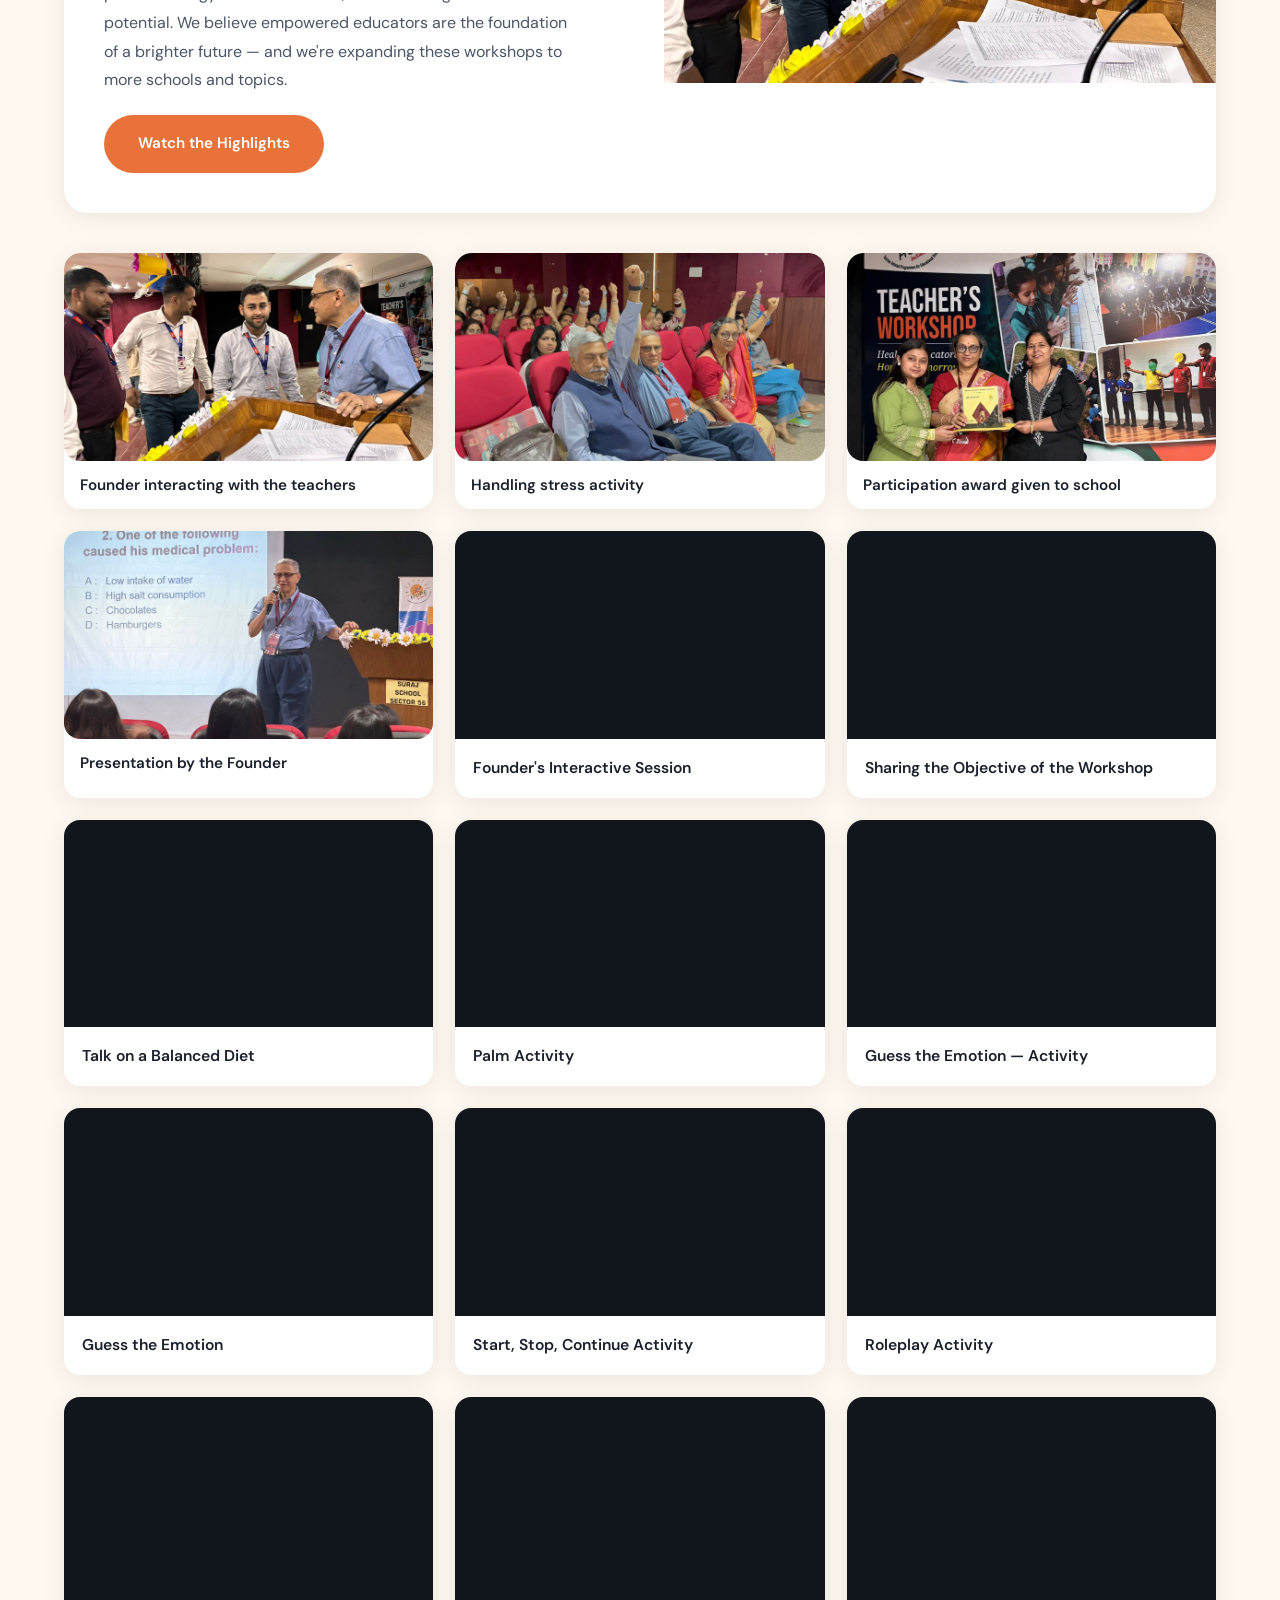
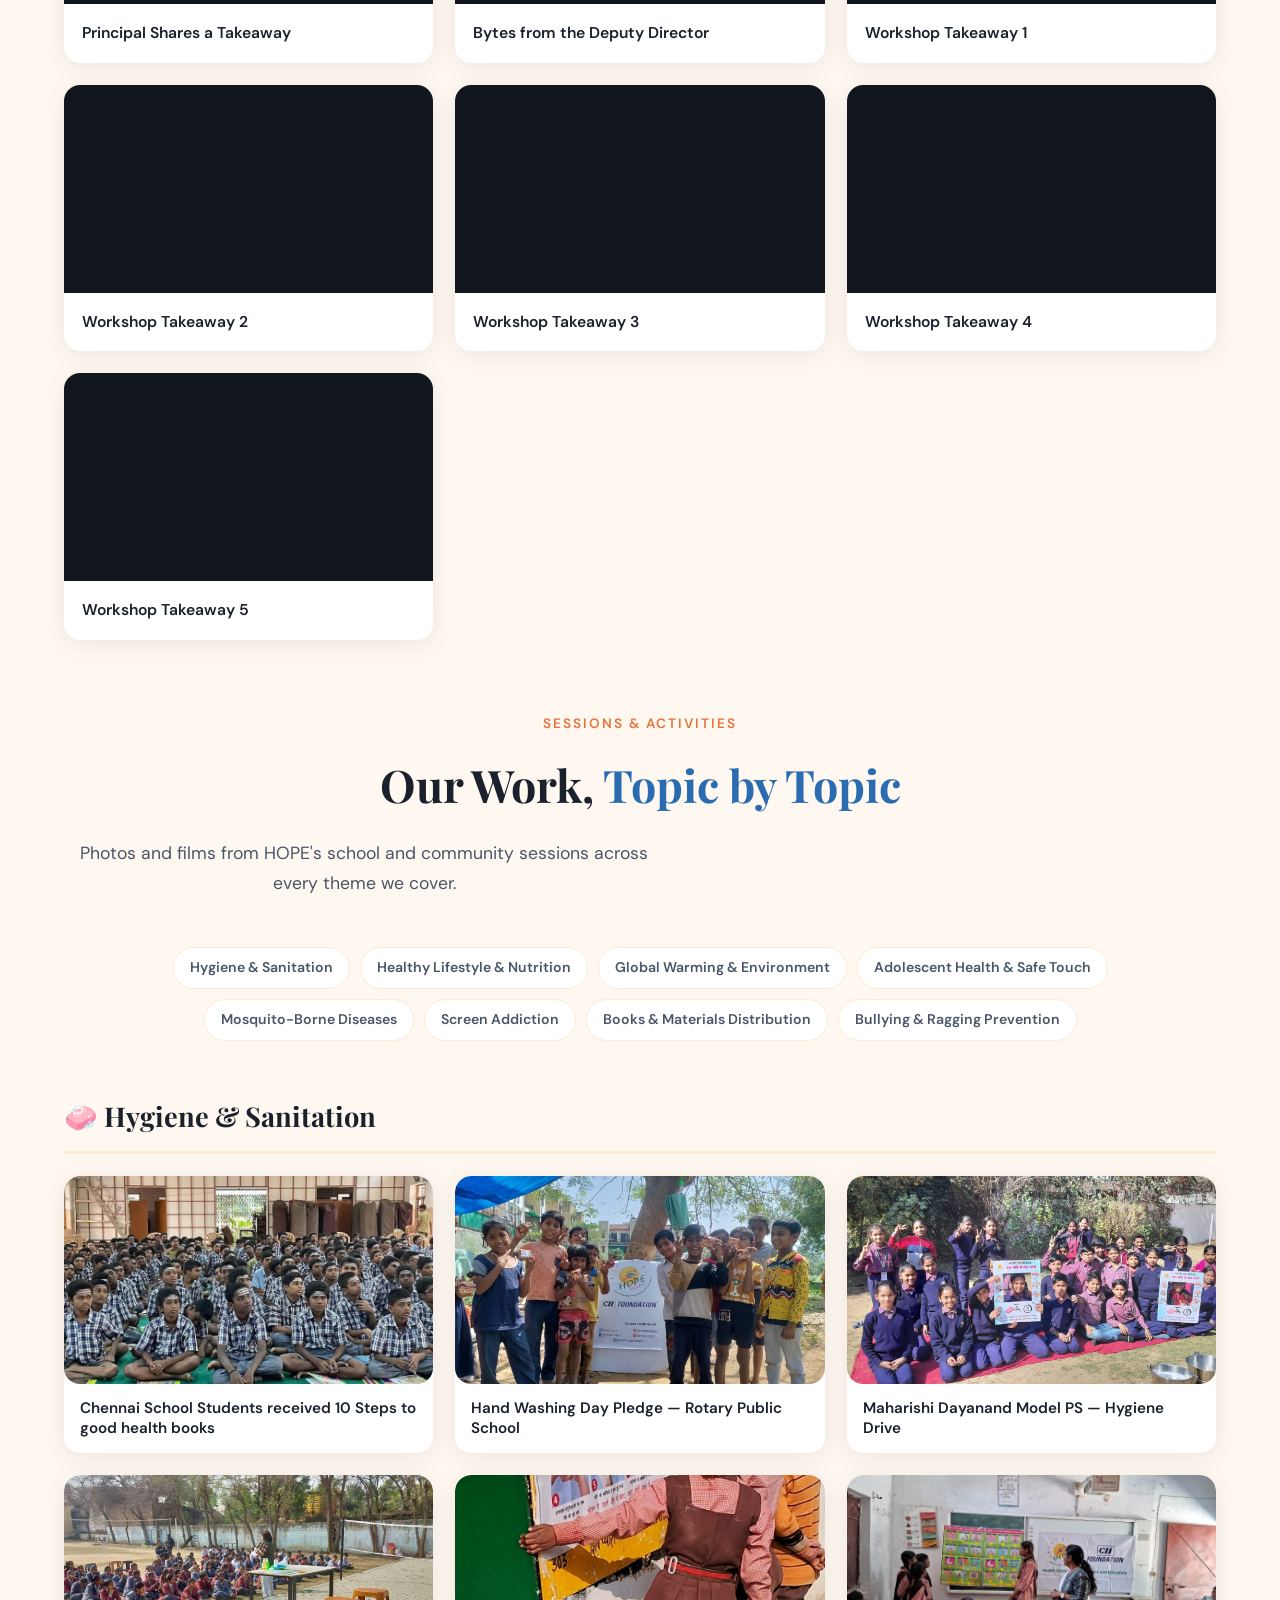
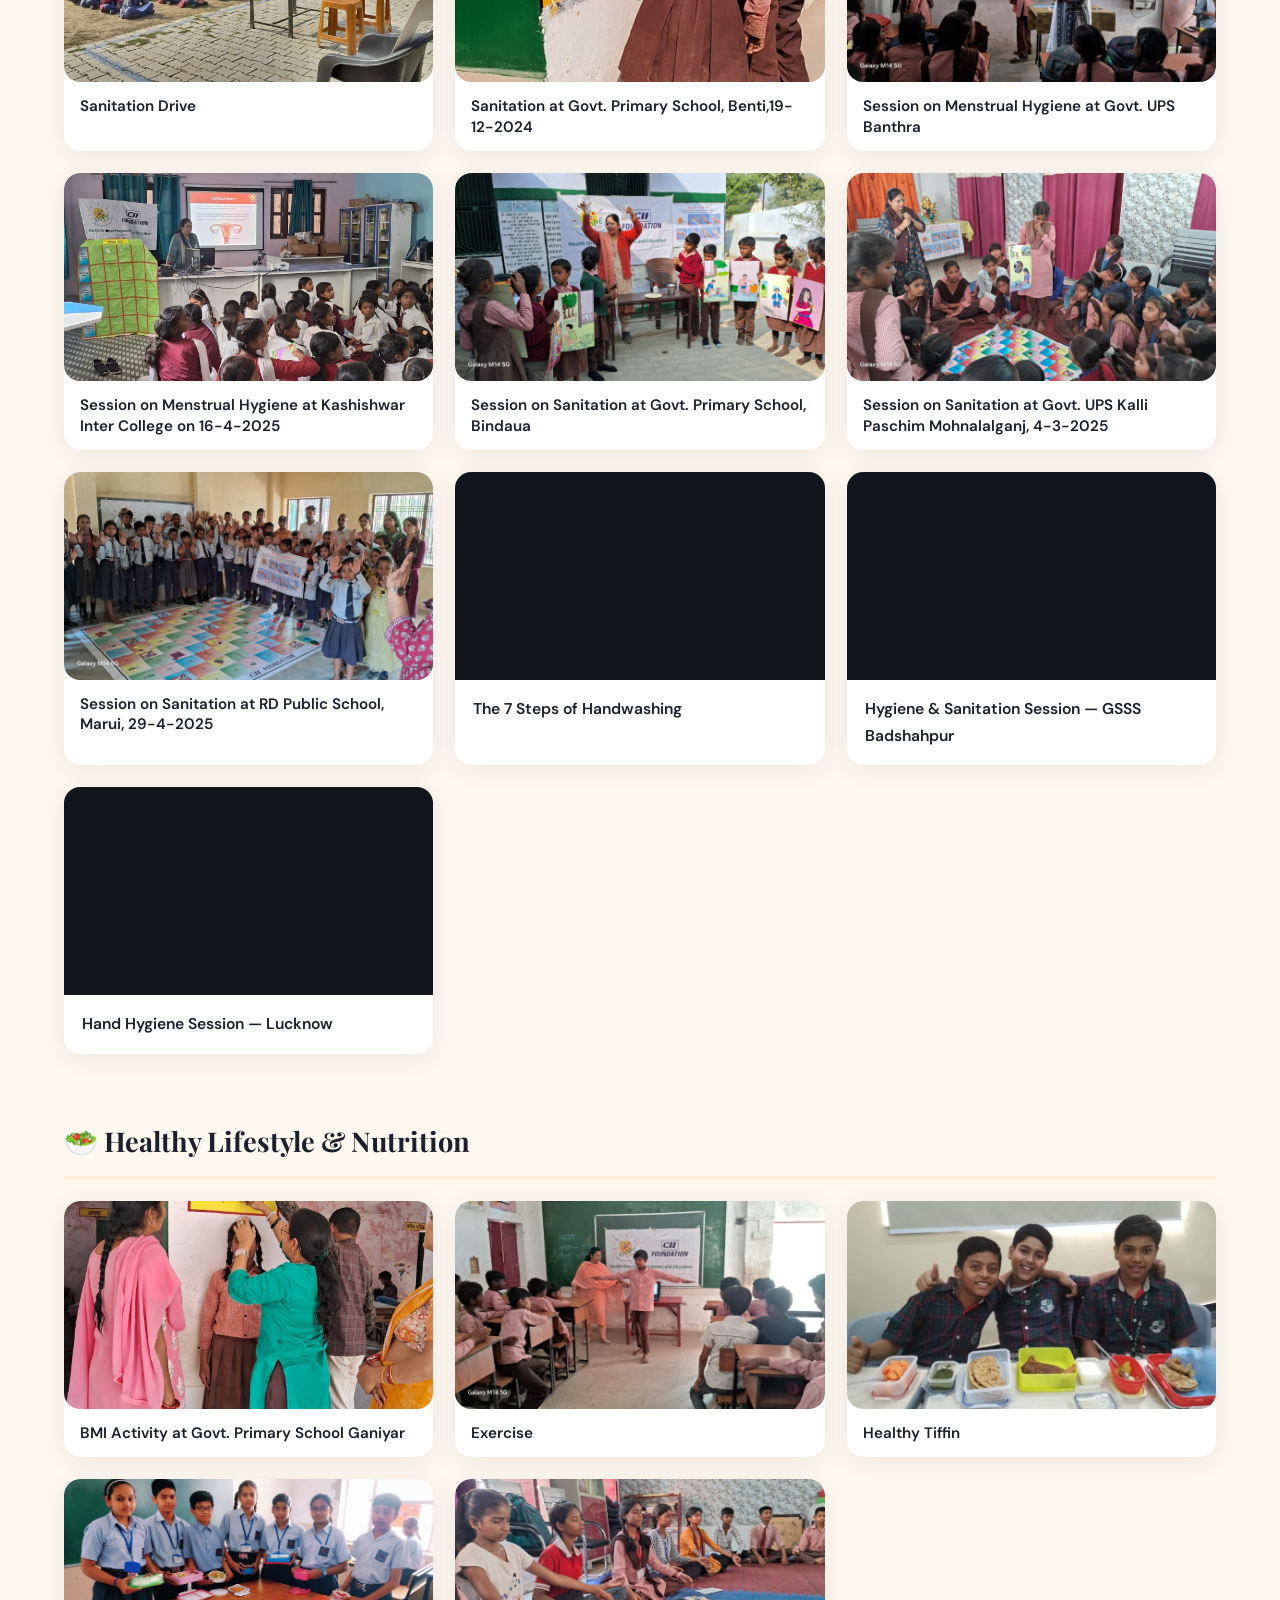
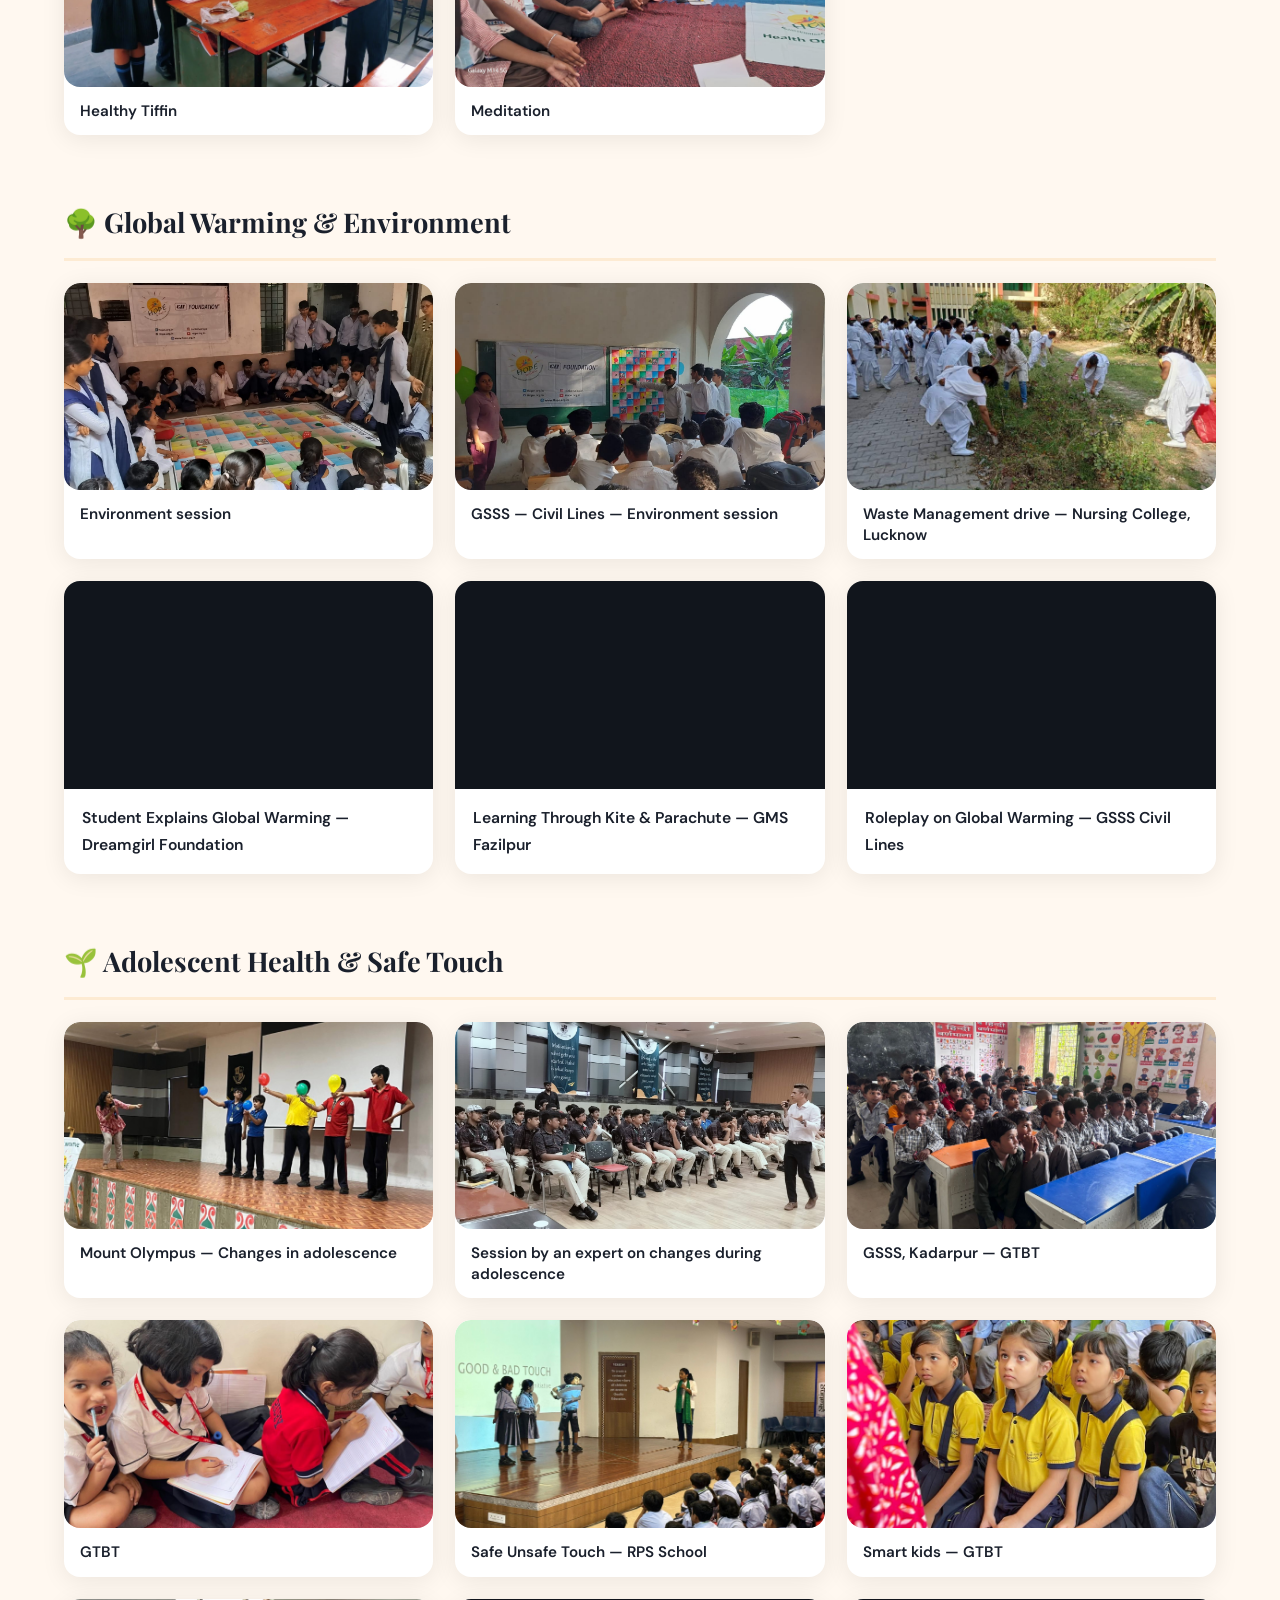
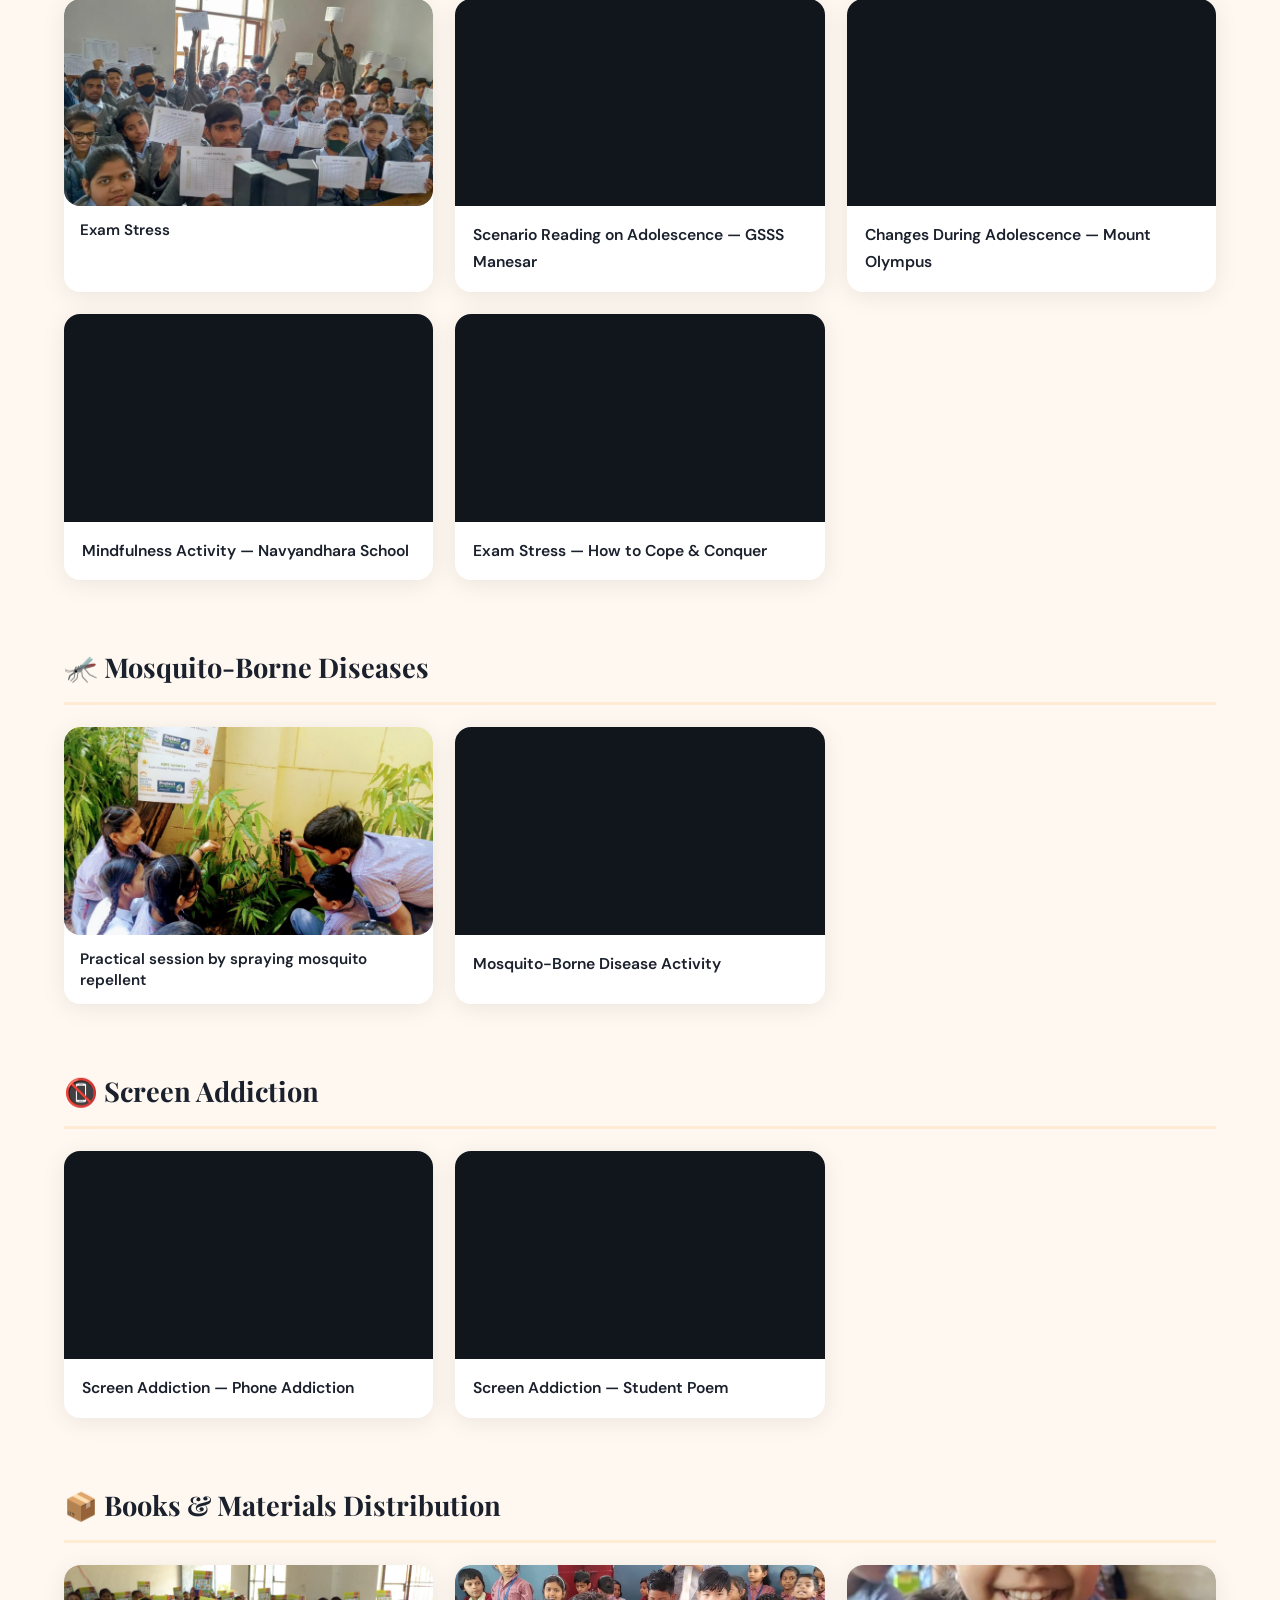
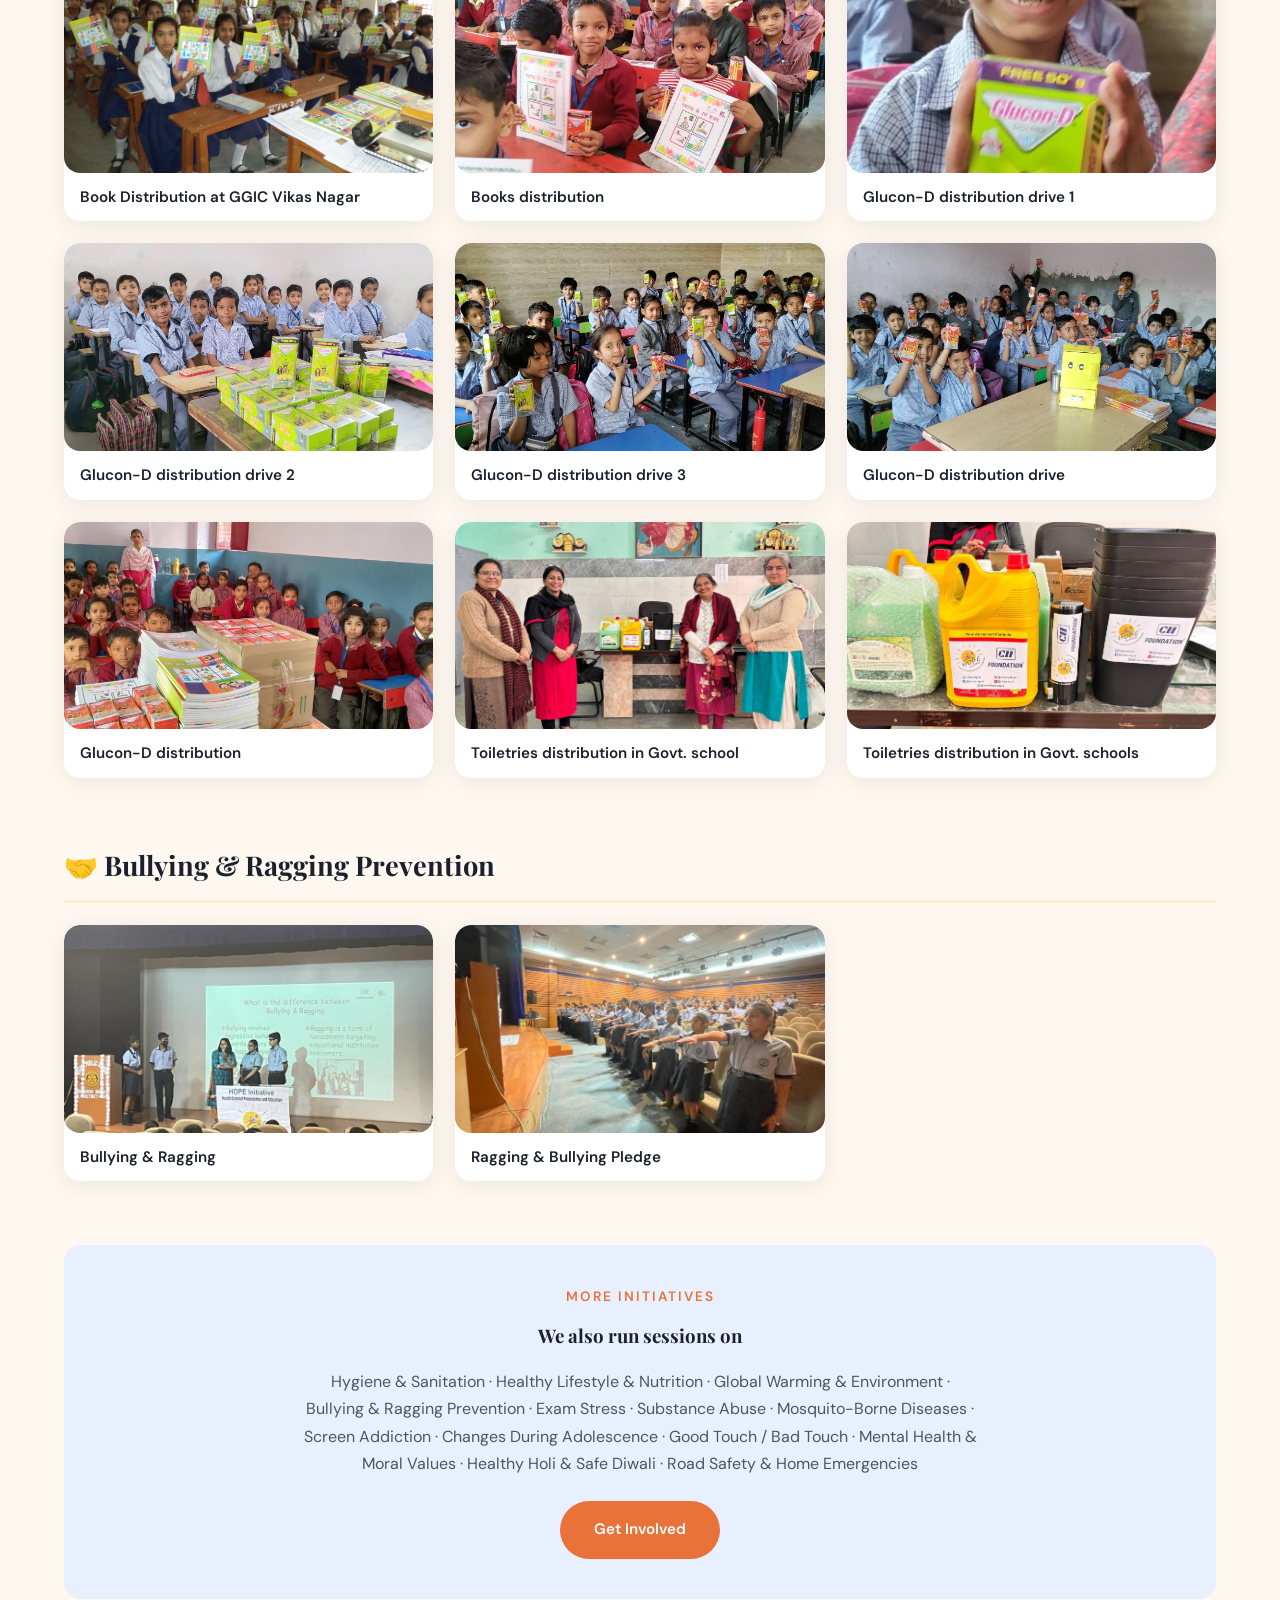
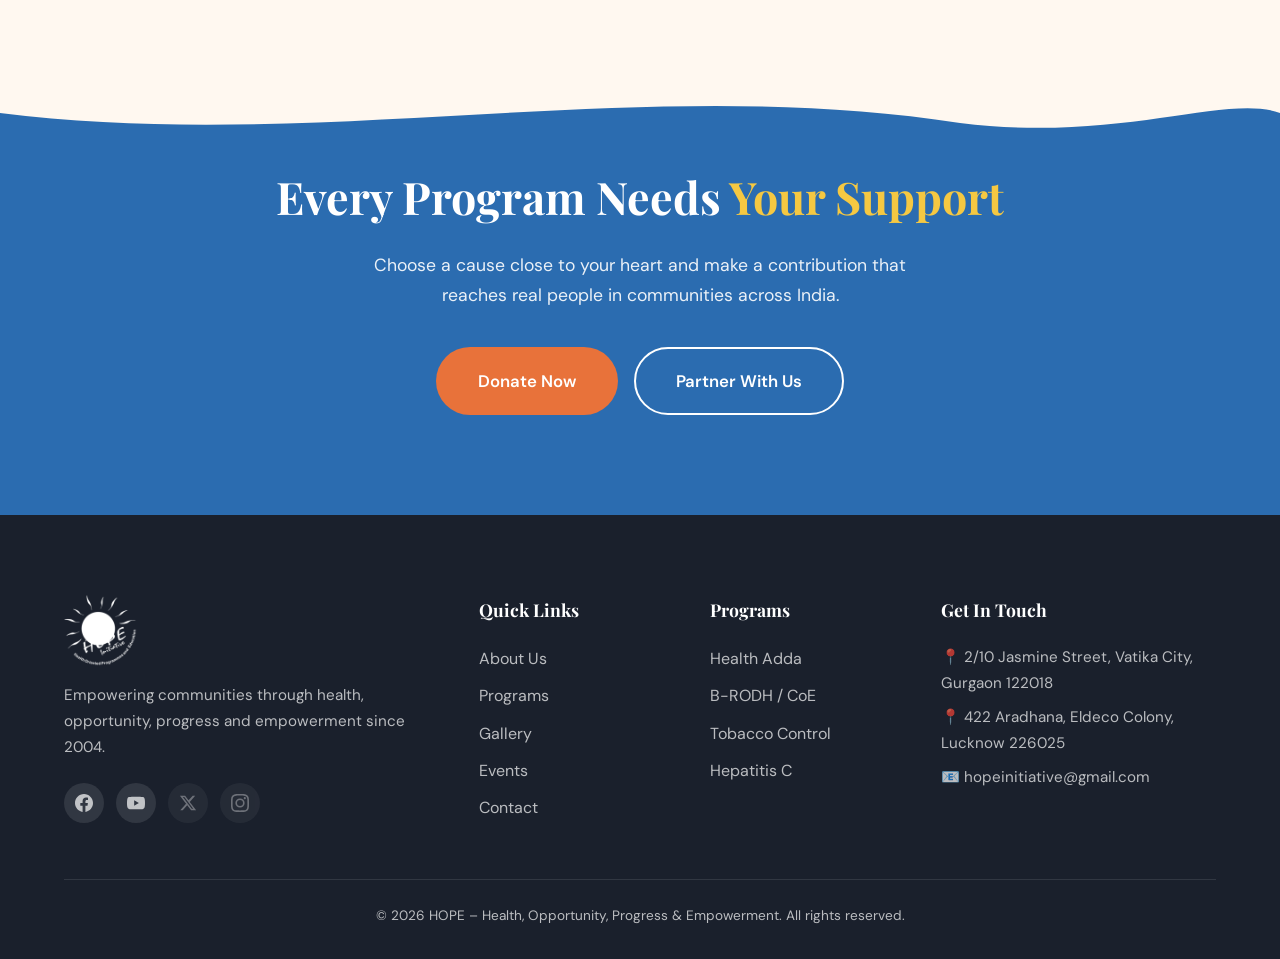
<file: programs.html>
<!DOCTYPE html>
<html lang="en">
<head>
  <meta charset="UTF-8">
  <meta name="viewport" content="width=device-width, initial-scale=1.0">
  <title>Our Programs — HOPE Initiative</title>
  <link rel="stylesheet" href="css/style.css">
  <link rel="preconnect" href="https://fonts.googleapis.com">
  <link href="https://fonts.googleapis.com/css2?family=Playfair+Display:wght@400;600;700;800&family=DM+Sans:wght@400;500;600;700&display=swap" rel="stylesheet">
</head>
<body>
  <nav class="navbar" id="navbar">
    <div class="nav-container">
      <a href="index.html" class="logo"><img src="images/hope-logo.png" alt="HOPE" class="logo-img"></a>
      <ul class="nav-links" id="navLinks">
        <li><a href="index.html">Home</a></li>
        <li><a href="about.html">About Us</a></li>
        <li><a href="programs.html" class="active">Programs</a></li>
        <li><a href="gallery.html">Gallery</a></li>
        <li><a href="events.html">Events</a></li>
        <li><a href="contact.html">Contact</a></li>
      </ul>
      <a href="contact.html#donate" class="btn btn-primary nav-donate">Donate Now</a>
      <button class="hamburger" id="hamburger" aria-label="Toggle menu"><span></span><span></span><span></span></button>
    </div>
  </nav>

  <section class="page-header">
    <h1>Our <span class="underline-wavy">Programs</span></h1>
    <p>Focused health and community initiatives creating real, measurable impact across schools and communities in India.</p>
    <div class="breadcrumb"><a href="index.html">Home</a> / Programs</div>
    <div class="page-header-wave">
      <svg viewBox="0 0 1440 80" preserveAspectRatio="none">
        <path d="M0,40 C360,80 720,0 1080,50 C1260,70 1380,20 1440,40 L1440,80 L0,80 Z" fill="var(--cream)"/>
      </svg>
    </div>
  </section>

  <section class="programs-detail">
    <div class="container">

      <!-- Health Adda -->
      <div class="program-detail-card">
        <div class="program-detail-img">
          <img src="images/gallery-1.jpg" alt="Health Adda community program">
        </div>
        <div class="program-detail-text">
          <div class="section-label">Program 01</div>
          <h3>❤️ Health Adda</h3>
          <p>Health Adda is HOPE's flagship community health initiative — a series of health camps, wellness events, and awareness drives that bring preventive healthcare directly to schools and community gatherings. The "Health Mela" format brings together doctors, health educators, and community members for a day of free consultations and health awareness.</p>
          <p>Health Adda addresses the everyday health needs of families who may not regularly access formal medical care — from general wellness to specialist referrals — ensuring that no community member is left behind.</p>
          <a href="contact.html" class="btn btn-accent">Support This Program</a>
        </div>
      </div>

      <!-- B-RODH / Centre of Excellence -->
      <div class="program-detail-card reverse">
        <div class="program-detail-img">
          <img src="images/gallery-4.jpg" alt="B-RODH Centre of Excellence">
        </div>
        <div class="program-detail-text">
          <div class="section-label">Program 02</div>
          <h3>🏆 B-RODH / Centre of Excellence</h3>
          <p>B-RODH (Behaviour Research on Disease and Health) is HOPE's school-based Hepatitis B intervention program — a pioneering initiative covering 45+ districts across Uttar Pradesh, with the wider Centre of Excellence now reaching 22,000+ schools across Uttar Pradesh and Haryana through a multi-topic health curriculum. HOPE developed "Hum aur Hamara Swasthya" (Us and Our Health), a landmark educational book distributed to schools across UP.</p>
          <p>The Centre of Excellence (CoE) brings together 4 research cells covering immunisation, tobacco, sanitation, and nutrition. Through B-RODH, HOPE has created a reproducible model for school-to-community health education that is now recognised at national and international forums.</p>
          <a href="contact.html" class="btn btn-accent">Support This Program</a>
        </div>
      </div>

      <!-- Tobacco Control -->
      <div class="program-detail-card">
        <div class="program-detail-img">
          <img src="images/gallery-5.jpg" alt="Tobacco control awareness">
        </div>
        <div class="program-detail-text">
          <div class="section-label">Program 03</div>
          <h3>🚭 Tobacco Control Program</h3>
          <p>Tobacco use is one of India's most significant preventable health crises. HOPE's Tobacco Control Program runs school-based awareness campaigns, expert webinars, and cessation counselling — reaching students, teachers, and community members. In March 2022, HOPE hosted a landmark webinar with Dr. Prerna Kapoor from SGPGIMS (Sanjay Gandhi Post Graduate Institute of Medical Sciences) on tobacco use and cancer prevention.</p>
          <p>HOPE works with schools and health authorities to create tobacco-free environments, equips young people with refusal skills, and advocates for stronger public health policies — making a lasting difference one school at a time.</p>
          <a href="contact.html" class="btn btn-accent">Support This Program</a>
        </div>
      </div>
      <!-- Tobacco media -->
      <div class="media-grid card-media">
        <figure class="media-photo">
          <img src="images/gallery/substance-1.jpg" alt="Anti-tobacco session for factory workers" loading="lazy">
          <figcaption>Anti-tobacco session for factory workers</figcaption>
        </figure>
        <div class="video-card">
          <div class="video-embed"><iframe src="https://drive.google.com/file/d/11ImkkPI1TyG51036y9rreDZAe0YhVm81/preview" allow="encrypted-media *;" allowfullscreen scrolling="no"></iframe></div>
          <p class="video-title">World No-Tobacco Day</p>
        </div>
      </div>

      <!-- Hepatitis C -->
      <div class="program-detail-card reverse">
        <div class="program-detail-img">
          <img src="images/gallery-6.jpg" alt="Hepatitis C screening">
        </div>
        <div class="program-detail-text">
          <div class="section-label">Program 04</div>
          <h3>🧬 Hepatitis C Initiative</h3>
          <p>Hepatitis C is a serious liver disease that often goes undetected until it reaches an advanced stage. HOPE's Hepatitis C Initiative focuses on community screening, education, and timely linkage to care — particularly among high-risk groups and underserved populations across India.</p>
          <p>Through awareness camps, community drives, and coordination with specialist healthcare providers, HOPE helps community members understand their risk, access testing, and receive treatment guidance — reducing the long-term burden of this preventable disease.</p>
          <a href="contact.html" class="btn btn-accent">Support This Program</a>
        </div>
      </div>

      <!-- CII Foundation School Health Programme -->
      <div class="program-detail-card">
        <div class="program-detail-img">
          <img src="images/gallery/cii-survey-2.jpg" alt="Students filling pre-assessment questionnaires">
        </div>
        <div class="program-detail-text">
          <div class="section-label">Program 05</div>
          <h3>📚 School Health Programme (with CII Foundation)</h3>
          <p>From January 2025 to March 2026, HOPE — funded by the CII Foundation — rolled out a comprehensive health awareness programme across <strong>61 schools</strong>: 31 in Gurgaon district (Haryana) and 30 in Lucknow district (Uttar Pradesh). The intervention works through a "school-to-community" approach, aiming to shift students' knowledge, attitudes and practices on health.</p>
          <p>Each topic is delivered through interactive sessions, workshops, camps, tree-plantation drives and outreach events — covering sanitation &amp; hygiene, nutrition, mental health, screen addiction, environment, and safe &amp; unsafe touch. Impact is measured with <strong>pre- and post-assessments</strong>: understanding of personal hygiene, for example, rose from under 50% before sessions to 90–100% afterwards.</p>
          <a href="gallery.html" class="btn btn-accent">See It in Action</a>
        </div>
      </div>
      <!-- CII assessment media -->
      <div class="media-grid card-media">
        <figure class="media-photo">
          <img src="images/gallery/cii-survey-1.jpg" alt="Pre Questionnaire at Govt. Primary School, Benti" loading="lazy">
          <figcaption>Pre Questionnaire at Govt. Primary School, Benti</figcaption>
        </figure>
        <figure class="media-photo">
          <img src="images/gallery/cii-survey-2.jpg" alt="Students filling the questionnaire before beginning the session" loading="lazy">
          <figcaption>Students filling the questionnaire before beginning the session</figcaption>
        </figure>
      </div>

      <!-- Teacher Training Workshop -->
      <div class="program-detail-card reverse">
        <div class="program-detail-img">
          <img src="images/gallery/teacher-training-1.jpg" alt="Founder interacting with teachers at the workshop">
        </div>
        <div class="program-detail-text">
          <div class="section-label">Program 06</div>
          <h3>🧑‍🏫 Teachers' Health &amp; Wellbeing Workshops</h3>
          <p>In April 2026, around <strong>100 teachers from 21 schools</strong> in Gurugram took part in a workshop run by HOPE with the CII Foundation. Led by a doctor (HOPE's founder), a mindfulness coach and a nutritionist, the sessions combined interactive activities with practical mindfulness and nutrition training.</p>
          <p>Teachers gained tools for achieving work-life balance, creating positive energy in the classroom, and unlocking their students' potential. We believe empowered educators are the foundation of a brighter future — and we're expanding these workshops to more schools and topics.</p>
          <a href="gallery.html" class="btn btn-accent">Watch the Highlights</a>
        </div>
      </div>
      <!-- Teacher training media -->
      <div class="media-grid card-media">
        <figure class="media-photo">
          <img src="images/gallery/teacher-training-1.jpg" alt="Founder interacting with the teachers" loading="lazy">
          <figcaption>Founder interacting with the teachers</figcaption>
        </figure>
        <figure class="media-photo">
          <img src="images/gallery/teacher-training-2.jpg" alt="Handling stress activity" loading="lazy">
          <figcaption>Handling stress activity</figcaption>
        </figure>
        <figure class="media-photo">
          <img src="images/gallery/teacher-training-3.jpg" alt="Participation award given to school" loading="lazy">
          <figcaption>Participation award given to school</figcaption>
        </figure>
        <figure class="media-photo">
          <img src="images/gallery/teacher-training-4.jpg" alt="Presentation by the Founder" loading="lazy">
          <figcaption>Presentation by the Founder</figcaption>
        </figure>
        <div class="video-card">
          <div class="video-embed"><iframe src="https://drive.google.com/file/d/1c7ns5CDcigIqBpqHbt3o_BfAytlM7ERf/preview" allow="encrypted-media *;" allowfullscreen scrolling="no"></iframe></div>
          <p class="video-title">Founder's Interactive Session</p>
        </div>
        <div class="video-card">
          <div class="video-embed"><iframe src="https://drive.google.com/file/d/11IMC2JfIHQ_eHkGEPd0YrqZ2lwQrvZLK/preview" allow="encrypted-media *;" allowfullscreen scrolling="no"></iframe></div>
          <p class="video-title">Sharing the Objective of the Workshop</p>
        </div>
        <div class="video-card">
          <div class="video-embed"><iframe src="https://drive.google.com/file/d/1UW5_0QjH7QVvcUY3BZOzsLR2hQBKwNEs/preview" allow="encrypted-media *;" allowfullscreen scrolling="no"></iframe></div>
          <p class="video-title">Talk on a Balanced Diet</p>
        </div>
        <div class="video-card">
          <div class="video-embed"><iframe src="https://drive.google.com/file/d/1xx0Z486H4eAvaFwndVyx00lFVD_QoJRG/preview" allow="encrypted-media *;" allowfullscreen scrolling="no"></iframe></div>
          <p class="video-title">Palm Activity</p>
        </div>
        <div class="video-card">
          <div class="video-embed"><iframe src="https://drive.google.com/file/d/1YIaVUsDtRauYSY43kEWqx1knwbuSel-N/preview" allow="encrypted-media *;" allowfullscreen scrolling="no"></iframe></div>
          <p class="video-title">Guess the Emotion — Activity</p>
        </div>
        <div class="video-card">
          <div class="video-embed"><iframe src="https://drive.google.com/file/d/1TF5nZ4Qhb_NtT8CzSpVWQUE65YOlwNHC/preview" allow="encrypted-media *;" allowfullscreen scrolling="no"></iframe></div>
          <p class="video-title">Guess the Emotion</p>
        </div>
        <div class="video-card">
          <div class="video-embed"><iframe src="https://drive.google.com/file/d/1npT4jgG9CZEoEx7SdrJGQ_c-eqwkwQ0-/preview" allow="encrypted-media *;" allowfullscreen scrolling="no"></iframe></div>
          <p class="video-title">Start, Stop, Continue Activity</p>
        </div>
        <div class="video-card">
          <div class="video-embed"><iframe src="https://drive.google.com/file/d/1CjHpgpnBEkUA39Gra9rfcUrdFTExBFoy/preview" allow="encrypted-media *;" allowfullscreen scrolling="no"></iframe></div>
          <p class="video-title">Roleplay Activity</p>
        </div>
        <div class="video-card">
          <div class="video-embed"><iframe src="https://drive.google.com/file/d/1sAqrPanxNTdVPi9M3Bp-yTf1Gd_PDxoe/preview" allow="encrypted-media *;" allowfullscreen scrolling="no"></iframe></div>
          <p class="video-title">Principal Shares a Takeaway</p>
        </div>
        <div class="video-card">
          <div class="video-embed"><iframe src="https://drive.google.com/file/d/1QHQevpELS00hkiUJV9ABYAOPl12-Iqvp/preview" allow="encrypted-media *;" allowfullscreen scrolling="no"></iframe></div>
          <p class="video-title">Bytes from the Deputy Director</p>
        </div>
        <div class="video-card">
          <div class="video-embed"><iframe src="https://drive.google.com/file/d/1x2P2LxW4JF14RTh7Ceyt9v2s7MlQ8ozI/preview" allow="encrypted-media *;" allowfullscreen scrolling="no"></iframe></div>
          <p class="video-title">Workshop Takeaway 1</p>
        </div>
        <div class="video-card">
          <div class="video-embed"><iframe src="https://drive.google.com/file/d/1qa-C-JK5gFfHCKeEUqY3d90xYmMNNAxC/preview" allow="encrypted-media *;" allowfullscreen scrolling="no"></iframe></div>
          <p class="video-title">Workshop Takeaway 2</p>
        </div>
        <div class="video-card">
          <div class="video-embed"><iframe src="https://drive.google.com/file/d/1Jv09fWA3MCI0kEMzhPJgtHN0a4_ngYGc/preview" allow="encrypted-media *;" allowfullscreen scrolling="no"></iframe></div>
          <p class="video-title">Workshop Takeaway 3</p>
        </div>
        <div class="video-card">
          <div class="video-embed"><iframe src="https://drive.google.com/file/d/1RQ5YMySUqYTlLw9ljq3nWLuqy5B8Zr73/preview" allow="encrypted-media *;" allowfullscreen scrolling="no"></iframe></div>
          <p class="video-title">Workshop Takeaway 4</p>
        </div>
        <div class="video-card">
          <div class="video-embed"><iframe src="https://drive.google.com/file/d/1glymN-zfEdC6tnNip3P-IbFqURO_7diW/preview" allow="encrypted-media *;" allowfullscreen scrolling="no"></iframe></div>
          <p class="video-title">Workshop Takeaway 5</p>
        </div>
      </div>

      <!-- SESSIONS & ACTIVITIES (topic media hub) -->
      <div class="sessions-intro">
        <div class="section-label">Sessions &amp; Activities</div>
        <h2 class="section-title">Our Work, <span class="highlight">Topic by Topic</span></h2>
        <p class="section-subtitle">Photos and films from HOPE's school and community sessions across every theme we cover.</p>
      </div>
      <div class="topic-nav">
        <a href="#t-hygiene">Hygiene &amp; Sanitation</a>
        <a href="#t-lifestyle">Healthy Lifestyle &amp; Nutrition</a>
        <a href="#t-environment">Global Warming &amp; Environment</a>
        <a href="#t-adolescence">Adolescent Health &amp; Safe Touch</a>
        <a href="#t-mosquito">Mosquito-Borne Diseases</a>
        <a href="#t-screen">Screen Addiction</a>
        <a href="#t-distribution">Books &amp; Materials Distribution</a>
        <a href="#t-bullying">Bullying &amp; Ragging Prevention</a>
      </div>
      <div class="topic-block" id="t-hygiene">
        <h3 class="topic-title">🧼 Hygiene &amp; Sanitation</h3>
  <div class="media-grid">
        <figure class="media-photo">
          <img src="images/gallery/hygiene-1.jpg" alt="Chennai School Students received 10 Steps to good health books" loading="lazy">
          <figcaption>Chennai School Students received 10 Steps to good health books</figcaption>
        </figure>
        <figure class="media-photo">
          <img src="images/gallery/hygiene-2.jpg" alt="Hand Washing Day Pledge — Rotary Public School" loading="lazy">
          <figcaption>Hand Washing Day Pledge — Rotary Public School</figcaption>
        </figure>
        <figure class="media-photo">
          <img src="images/gallery/hygiene-3.jpg" alt="Maharishi Dayanand Model PS — Hygiene Drive" loading="lazy">
          <figcaption>Maharishi Dayanand Model PS — Hygiene Drive</figcaption>
        </figure>
        <figure class="media-photo">
          <img src="images/gallery/hygiene-4.jpg" alt="Sanitation Drive" loading="lazy">
          <figcaption>Sanitation Drive</figcaption>
        </figure>
        <figure class="media-photo">
          <img src="images/gallery/hygiene-5.jpg" alt="Sanitation at Govt. Primary School, Benti,19-12-2024" loading="lazy">
          <figcaption>Sanitation at Govt. Primary School, Benti,19-12-2024</figcaption>
        </figure>
        <figure class="media-photo">
          <img src="images/gallery/hygiene-6.jpg" alt="Session on Menstrual Hygiene at Govt. UPS Banthra" loading="lazy">
          <figcaption>Session on Menstrual Hygiene at Govt. UPS Banthra</figcaption>
        </figure>
        <figure class="media-photo">
          <img src="images/gallery/hygiene-7.jpg" alt="Session on Menstrual Hygiene at Kashishwar Inter College on 16-4-2025" loading="lazy">
          <figcaption>Session on Menstrual Hygiene at Kashishwar Inter College on 16-4-2025</figcaption>
        </figure>
        <figure class="media-photo">
          <img src="images/gallery/hygiene-8.jpg" alt="Session on Sanitation at Govt. Primary School, Bindaua" loading="lazy">
          <figcaption>Session on Sanitation at Govt. Primary School, Bindaua</figcaption>
        </figure>
        <figure class="media-photo">
          <img src="images/gallery/hygiene-9.jpg" alt="Session on Sanitation at Govt. UPS Kalli Paschim Mohnalalganj, 4-3-2025" loading="lazy">
          <figcaption>Session on Sanitation at Govt. UPS Kalli Paschim Mohnalalganj, 4-3-2025</figcaption>
        </figure>
        <figure class="media-photo">
          <img src="images/gallery/hygiene-10.jpg" alt="Session on Sanitation at RD Public School, Marui, 29-4-2025" loading="lazy">
          <figcaption>Session on Sanitation at RD Public School, Marui, 29-4-2025</figcaption>
        </figure>
        <div class="video-card">
          <div class="video-embed"><iframe src="https://drive.google.com/file/d/1ROttVTasVoKIPt7P5n0ZavpPWSP6BN6p/preview" allow="encrypted-media *;" allowfullscreen scrolling="no"></iframe></div>
          <p class="video-title">The 7 Steps of Handwashing</p>
        </div>
        <div class="video-card">
          <div class="video-embed"><iframe src="https://drive.google.com/file/d/1k9tjxGMABqZ6WrQiT3Xz7GyyRYNr7e9c/preview" allow="encrypted-media *;" allowfullscreen scrolling="no"></iframe></div>
          <p class="video-title">Hygiene & Sanitation Session — GSSS Badshahpur</p>
        </div>
        <div class="video-card">
          <div class="video-embed"><iframe src="https://drive.google.com/file/d/1iQ1soCCyHQIAhibyDw-aE56XfENccAnO/preview" allow="encrypted-media *;" allowfullscreen scrolling="no"></iframe></div>
          <p class="video-title">Hand Hygiene Session — Lucknow</p>
        </div>
        </div>
      </div>
      <div class="topic-block" id="t-lifestyle">
        <h3 class="topic-title">🥗 Healthy Lifestyle &amp; Nutrition</h3>
  <div class="media-grid">
        <figure class="media-photo">
          <img src="images/gallery/healthy-lifestyle-1.jpg" alt="BMI Activity at Govt. Primary School Ganiyar" loading="lazy">
          <figcaption>BMI Activity at Govt. Primary School Ganiyar</figcaption>
        </figure>
        <figure class="media-photo">
          <img src="images/gallery/healthy-lifestyle-2.jpg" alt="Exercise" loading="lazy">
          <figcaption>Exercise</figcaption>
        </figure>
        <figure class="media-photo">
          <img src="images/gallery/healthy-lifestyle-3.jpg" alt="Healthy Tiffin" loading="lazy">
          <figcaption>Healthy Tiffin</figcaption>
        </figure>
        <figure class="media-photo">
          <img src="images/gallery/healthy-lifestyle-4.jpg" alt="Healthy Tiffin" loading="lazy">
          <figcaption>Healthy Tiffin</figcaption>
        </figure>
        <figure class="media-photo">
          <img src="images/gallery/healthy-lifestyle-5.jpg" alt="Meditation" loading="lazy">
          <figcaption>Meditation</figcaption>
        </figure>
        </div>
      </div>
      <div class="topic-block" id="t-environment">
        <h3 class="topic-title">🌳 Global Warming &amp; Environment</h3>
  <div class="media-grid">
        <figure class="media-photo">
          <img src="images/gallery/environment-1.jpg" alt="Environment session" loading="lazy">
          <figcaption>Environment session</figcaption>
        </figure>
        <figure class="media-photo">
          <img src="images/gallery/environment-2.jpg" alt="GSSS — Civil Lines — Environment session" loading="lazy">
          <figcaption>GSSS — Civil Lines — Environment session</figcaption>
        </figure>
        <figure class="media-photo">
          <img src="images/gallery/environment-4.jpg" alt="Waste Management drive — Nursing College, Lucknow" loading="lazy">
          <figcaption>Waste Management drive — Nursing College, Lucknow</figcaption>
        </figure>
        <div class="video-card">
          <div class="video-embed"><iframe src="https://drive.google.com/file/d/1l-tDyMRqYk3vae6h3MCqDxMM8WkyvgHH/preview" allow="encrypted-media *;" allowfullscreen scrolling="no"></iframe></div>
          <p class="video-title">Student Explains Global Warming — Dreamgirl Foundation</p>
        </div>
        <div class="video-card">
          <div class="video-embed"><iframe src="https://drive.google.com/file/d/1PnH9aLDxCsj36jHc3ymFVzclJDjDgLdT/preview" allow="encrypted-media *;" allowfullscreen scrolling="no"></iframe></div>
          <p class="video-title">Learning Through Kite & Parachute — GMS Fazilpur</p>
        </div>
        <div class="video-card">
          <div class="video-embed"><iframe src="https://drive.google.com/file/d/1Nno8vmCLtjTv_l1nimATfyvNHybQZhHA/preview" allow="encrypted-media *;" allowfullscreen scrolling="no"></iframe></div>
          <p class="video-title">Roleplay on Global Warming — GSSS Civil Lines</p>
        </div>
        </div>
      </div>
      <div class="topic-block" id="t-adolescence">
        <h3 class="topic-title">🌱 Adolescent Health &amp; Safe Touch</h3>
  <div class="media-grid">
        <figure class="media-photo">
          <img src="images/gallery/adolescence-1.jpg" alt="Mount Olympus — Changes in adolescence" loading="lazy">
          <figcaption>Mount Olympus — Changes in adolescence</figcaption>
        </figure>
        <figure class="media-photo">
          <img src="images/gallery/adolescence-2.jpg" alt="Session by an expert on changes during adolescence" loading="lazy">
          <figcaption>Session by an expert on changes during adolescence</figcaption>
        </figure>
        <figure class="media-photo">
          <img src="images/gallery/gtbt-1.jpg" alt="GSSS, Kadarpur — GTBT" loading="lazy">
          <figcaption>GSSS, Kadarpur — GTBT</figcaption>
        </figure>
        <figure class="media-photo">
          <img src="images/gallery/gtbt-2.jpg" alt="GTBT" loading="lazy">
          <figcaption>GTBT</figcaption>
        </figure>
        <figure class="media-photo">
          <img src="images/gallery/gtbt-3.jpg" alt="Safe Unsafe Touch — RPS School" loading="lazy">
          <figcaption>Safe Unsafe Touch — RPS School</figcaption>
        </figure>
        <figure class="media-photo">
          <img src="images/gallery/gtbt-4.jpg" alt="Smart kids — GTBT" loading="lazy">
          <figcaption>Smart kids — GTBT</figcaption>
        </figure>
        <figure class="media-photo">
          <img src="images/gallery/exam-stress-1.jpg" alt="Exam Stress" loading="lazy">
          <figcaption>Exam Stress</figcaption>
        </figure>
        <div class="video-card">
          <div class="video-embed"><iframe src="https://drive.google.com/file/d/1n2mTEjGfHI8Kn1u7oO2JujZ_7PIlaYEf/preview" allow="encrypted-media *;" allowfullscreen scrolling="no"></iframe></div>
          <p class="video-title">Scenario Reading on Adolescence — GSSS Manesar</p>
        </div>
        <div class="video-card">
          <div class="video-embed"><iframe src="https://drive.google.com/file/d/1IoFLXVcCmLnqbj_gUHdah7ubFMG8ioYR/preview" allow="encrypted-media *;" allowfullscreen scrolling="no"></iframe></div>
          <p class="video-title">Changes During Adolescence — Mount Olympus</p>
        </div>
        <div class="video-card">
          <div class="video-embed"><iframe src="https://drive.google.com/file/d/1hFRCnLNqU5_8FXeFLyqw6IA_wgYz85cM/preview" allow="encrypted-media *;" allowfullscreen scrolling="no"></iframe></div>
          <p class="video-title">Mindfulness Activity — Navyandhara School</p>
        </div>
        <div class="video-card">
          <div class="video-embed"><iframe src="https://drive.google.com/file/d/17xj6Dw27bdLT6qTqB87s3E6NcuQM4MlQ/preview" allow="encrypted-media *;" allowfullscreen scrolling="no"></iframe></div>
          <p class="video-title">Exam Stress — How to Cope & Conquer</p>
        </div>
        </div>
      </div>
      <div class="topic-block" id="t-mosquito">
        <h3 class="topic-title">🦟 Mosquito-Borne Diseases</h3>
  <div class="media-grid">
        <figure class="media-photo">
          <img src="images/gallery/mosquito-1.jpg" alt="Practical session by spraying mosquito repellent" loading="lazy">
          <figcaption>Practical session by spraying mosquito repellent</figcaption>
        </figure>
        <div class="video-card">
          <div class="video-embed"><iframe src="https://drive.google.com/file/d/1BOMlF6-u--7QwD-v2PhGryix23kC2YTs/preview" allow="encrypted-media *;" allowfullscreen scrolling="no"></iframe></div>
          <p class="video-title">Mosquito-Borne Disease Activity</p>
        </div>
        </div>
      </div>
      <div class="topic-block" id="t-screen">
        <h3 class="topic-title">📵 Screen Addiction</h3>
  <div class="media-grid">
        <div class="video-card">
          <div class="video-embed"><iframe src="https://drive.google.com/file/d/1JlsrZjlZcbeGDOy-nueZ-mariRJ_IWxQ/preview" allow="encrypted-media *;" allowfullscreen scrolling="no"></iframe></div>
          <p class="video-title">Screen Addiction — Phone Addiction</p>
        </div>
        <div class="video-card">
          <div class="video-embed"><iframe src="https://drive.google.com/file/d/1TZqkEW1GyX7ci7IxelKNuheAHkTHIC0C/preview" allow="encrypted-media *;" allowfullscreen scrolling="no"></iframe></div>
          <p class="video-title">Screen Addiction — Student Poem</p>
        </div>
        </div>
      </div>
      <div class="topic-block" id="t-distribution">
        <h3 class="topic-title">📦 Books &amp; Materials Distribution</h3>
  <div class="media-grid">
        <figure class="media-photo">
          <img src="images/gallery/distribution-1.jpg" alt="Book Distribution at GGIC Vikas Nagar" loading="lazy">
          <figcaption>Book Distribution at GGIC Vikas Nagar</figcaption>
        </figure>
        <figure class="media-photo">
          <img src="images/gallery/distribution-2.jpg" alt="Books distribution" loading="lazy">
          <figcaption>Books distribution</figcaption>
        </figure>
        <figure class="media-photo">
          <img src="images/gallery/distribution-3.jpg" alt="Glucon-D distribution drive 1" loading="lazy">
          <figcaption>Glucon-D distribution drive 1</figcaption>
        </figure>
        <figure class="media-photo">
          <img src="images/gallery/distribution-4.jpg" alt="Glucon-D distribution drive 2" loading="lazy">
          <figcaption>Glucon-D distribution drive 2</figcaption>
        </figure>
        <figure class="media-photo">
          <img src="images/gallery/distribution-5.jpg" alt="Glucon-D distribution drive 3" loading="lazy">
          <figcaption>Glucon-D distribution drive 3</figcaption>
        </figure>
        <figure class="media-photo">
          <img src="images/gallery/distribution-6.jpg" alt="Glucon-D distribution drive" loading="lazy">
          <figcaption>Glucon-D distribution drive</figcaption>
        </figure>
        <figure class="media-photo">
          <img src="images/gallery/distribution-7.jpg" alt="Glucon-D distribution" loading="lazy">
          <figcaption>Glucon-D distribution</figcaption>
        </figure>
        <figure class="media-photo">
          <img src="images/gallery/distribution-8.jpg" alt="Toiletries distribution in Govt. school" loading="lazy">
          <figcaption>Toiletries distribution in Govt. school</figcaption>
        </figure>
        <figure class="media-photo">
          <img src="images/gallery/distribution-9.jpg" alt="Toiletries distribution in Govt. schools" loading="lazy">
          <figcaption>Toiletries distribution in Govt. schools</figcaption>
        </figure>
        </div>
      </div>
      <div class="topic-block" id="t-bullying">
        <h3 class="topic-title">🤝 Bullying &amp; Ragging Prevention</h3>
  <div class="media-grid">
        <figure class="media-photo">
          <img src="images/gallery/bullying-1.jpg" alt="Bullying & Ragging" loading="lazy">
          <figcaption>Bullying & Ragging</figcaption>
        </figure>
        <figure class="media-photo">
          <img src="images/gallery/bullying-2.jpg" alt="Ragging & Bullying Pledge" loading="lazy">
          <figcaption>Ragging & Bullying Pledge</figcaption>
        </figure>
        </div>
      </div>

      <!-- Additional programs note -->
      <div style="background:var(--blue-light); border-radius:var(--radius); padding:40px; text-align:center; margin-top:24px;">
        <div class="section-label">More Initiatives</div>
        <h3 style="font-family:var(--font-display); margin:12px 0 16px;">We also run sessions on</h3>
        <p style="color:var(--gray); max-width:680px; margin:0 auto 24px;">Hygiene &amp; Sanitation · Healthy Lifestyle &amp; Nutrition · Global Warming &amp; Environment · Bullying &amp; Ragging Prevention · Exam Stress · Substance Abuse · Mosquito-Borne Diseases · Screen Addiction · Changes During Adolescence · Good Touch / Bad Touch · Mental Health &amp; Moral Values · Healthy Holi &amp; Safe Diwali · Road Safety &amp; Home Emergencies</p>
        <a href="contact.html" class="btn btn-accent">Get Involved</a>
      </div>
    </div>
  </section>

  <!-- CTA -->
  <section class="cta">
    <div class="cta-wave-top">
      <svg viewBox="0 0 1440 80" preserveAspectRatio="none">
        <path d="M0,40 C360,80 720,0 1080,50 C1260,70 1380,20 1440,40 L1440,0 L0,0 Z" fill="var(--cream)"/>
      </svg>
    </div>
    <div class="container">
      <h2>Every Program Needs <span class="highlight">Your Support</span></h2>
      <p>Choose a cause close to your heart and make a contribution that reaches real people in communities across India.</p>
      <div class="cta-actions">
        <a href="contact.html#donate" class="btn btn-accent btn-lg">Donate Now</a>
        <a href="contact.html" class="btn btn-outline-light btn-lg">Partner With Us</a>
      </div>
    </div>
  </section>

  <footer class="footer">
    <div class="container">
      <div class="footer-grid">
        <div class="footer-about"><a href="index.html" class="logo footer-logo"><img src="images/hope-logo.png" alt="HOPE" class="logo-img logo-img-footer"></a><p>Empowering communities through health, opportunity, progress and empowerment since 2004.</p><div class="social-links"><a href="https://www.facebook.com/HopeInitiativeIndia/" class="social-icon" aria-label="Facebook" target="_blank" rel="noopener"><svg viewBox="0 0 24 24" aria-hidden="true"><path d="M24 12.073c0-6.627-5.373-12-12-12s-12 5.373-12 12c0 5.99 4.388 10.954 10.125 11.854v-8.385H7.078v-3.47h3.047V9.43c0-3.007 1.792-4.669 4.533-4.669 1.312 0 2.686.235 2.686.235v2.953H15.83c-1.491 0-1.956.925-1.956 1.874v2.25h3.328l-.532 3.47h-2.796v8.385C19.612 23.027 24 18.062 24 12.073z"/></svg></a><a href="https://www.youtube.com/@hopeinitiative5345" class="social-icon" aria-label="YouTube" target="_blank" rel="noopener"><svg viewBox="0 0 24 24" aria-hidden="true"><path d="M23.498 6.186a3.016 3.016 0 0 0-2.122-2.136C19.505 3.545 12 3.545 12 3.545s-7.505 0-9.377.505A3.017 3.017 0 0 0 .502 6.186C0 8.07 0 12 0 12s0 3.93.502 5.814a3.016 3.016 0 0 0 2.122 2.136c1.871.505 9.376.505 9.376.505s7.505 0 9.377-.505a3.015 3.015 0 0 0 2.122-2.136C24 15.93 24 12 24 12s0-3.93-.502-5.814zM9.545 15.568V8.432L15.818 12l-6.273 3.568z"/></svg></a><a href="#" class="social-icon soon" aria-label="X (Twitter)" title="Coming soon" target="_blank" rel="noopener"><svg viewBox="0 0 24 24" aria-hidden="true"><path d="M18.244 2.25h3.308l-7.227 8.26 8.502 11.24H16.17l-5.214-6.817L4.99 21.75H1.68l7.73-8.835L1.254 2.25H8.08l4.713 6.231zm-1.161 17.52h1.833L7.084 4.126H5.117z"/></svg></a><a href="#" class="social-icon soon" aria-label="Instagram" title="Coming soon" target="_blank" rel="noopener"><svg viewBox="0 0 24 24" aria-hidden="true"><path d="M12 2.163c3.204 0 3.584.012 4.85.07 3.252.148 4.771 1.691 4.919 4.919.058 1.265.069 1.645.069 4.849 0 3.205-.012 3.584-.069 4.849-.149 3.225-1.664 4.771-4.919 4.919-1.266.058-1.644.07-4.85.07-3.204 0-3.584-.012-4.849-.07-3.26-.149-4.771-1.699-4.919-4.92-.058-1.265-.07-1.644-.07-4.849 0-3.204.013-3.583.07-4.849.149-3.227 1.664-4.771 4.919-4.919 1.266-.057 1.645-.069 4.849-.069zm0-2.163C8.741 0 8.333.014 7.053.072 2.695.272.273 2.69.073 7.052.014 8.333 0 8.741 0 12c0 3.259.014 3.668.072 4.948.2 4.358 2.618 6.78 6.98 6.98C8.333 23.986 8.741 24 12 24c3.259 0 3.668-.014 4.948-.072 4.354-.2 6.782-2.618 6.979-6.98.059-1.28.073-1.689.073-4.948 0-3.259-.014-3.667-.072-4.947-.196-4.354-2.617-6.78-6.979-6.98C15.668.014 15.259 0 12 0zm0 5.838a6.162 6.162 0 1 0 0 12.324 6.162 6.162 0 0 0 0-12.324zM12 16a4 4 0 1 1 0-8 4 4 0 0 1 0 8zm6.406-11.845a1.44 1.44 0 1 0 0 2.881 1.44 1.44 0 0 0 0-2.881z"/></svg></a></div></div>
        <div class="footer-links"><h4>Quick Links</h4><ul><li><a href="about.html">About Us</a></li><li><a href="programs.html">Programs</a></li><li><a href="gallery.html">Gallery</a></li><li><a href="events.html">Events</a></li><li><a href="contact.html">Contact</a></li></ul></div>
        <div class="footer-links"><h4>Programs</h4><ul><li><a href="programs.html">Health Adda</a></li><li><a href="programs.html">B-RODH / CoE</a></li><li><a href="programs.html">Tobacco Control</a></li><li><a href="programs.html">Hepatitis C</a></li></ul></div>
        <div class="footer-contact"><h4>Get In Touch</h4><p>📍 2/10 Jasmine Street, Vatika City, Gurgaon 122018</p><p>📍 422 Aradhana, Eldeco Colony, Lucknow 226025</p><p>📧 hopeinitiative@gmail.com</p></div>
      </div>
      <div class="footer-bottom"><p>&copy; 2026 HOPE – Health, Opportunity, Progress &amp; Empowerment. All rights reserved.</p></div>
    </div>
  </footer>
  <script src="js/main.js"></script>
</body>
</html>
</file>
<file: css/style.css>
/* ============================================
   HOPE — Health, Opportunity, Progress & Empowerment
   Watumull-inspired Design — Navi Mumbai
   ============================================ */

/* --- VARIABLES --- */
:root {
  --blue-main: #2B6CB0;
  --blue-dark: #1A4B7A;
  --blue-light: #E8F0FE;
  --blue-mid: #4A90D9;
  --cream: #FFF8F0;
  --orange: #E8723A;
  --orange-light: #FDEBD3;
  --yellow: #F5C842;
  --green: #38A169;
  --green-light: #C6F6D5;
  --red-soft: #E8523A;
  --white: #ffffff;
  --dark: #1A202C;
  --gray: #4A5568;
  --gray-light: #A0AEC0;
  --font-display: 'Playfair Display', Georgia, serif;
  --font-body: 'DM Sans', -apple-system, sans-serif;
  --radius: 16px;
  --radius-sm: 10px;
  --radius-xl: 24px;
  --shadow: 0 4px 24px rgba(0,0,0,0.08);
  --shadow-lg: 0 12px 48px rgba(0,0,0,0.12);
  --transition: 0.3s cubic-bezier(0.4, 0, 0.2, 1);
}

/* --- RESET --- */
*, *::before, *::after { box-sizing: border-box; margin: 0; padding: 0; }
html { scroll-behavior: smooth; }
body {
  font-family: var(--font-body);
  color: var(--dark);
  background: var(--cream);
  line-height: 1.7;
  overflow-x: hidden;
}
img { max-width: 100%; display: block; border-radius: var(--radius); }
a { text-decoration: none; color: inherit; transition: var(--transition); }
ul { list-style: none; }

/* --- CONTAINER --- */
.container {
  max-width: 1200px;
  margin: 0 auto;
  padding: 0 24px;
}

/* --- BUTTONS --- */
.btn {
  display: inline-flex;
  align-items: center;
  gap: 8px;
  padding: 14px 32px;
  border-radius: 50px;
  font-family: var(--font-body);
  font-weight: 600;
  font-size: 0.95rem;
  cursor: pointer;
  border: 2px solid transparent;
  transition: var(--transition);
}
.btn-primary {
  background: var(--orange);
  color: var(--white);
}
.btn-primary:hover {
  background: #d4652f;
  transform: translateY(-2px);
  box-shadow: 0 6px 20px rgba(232,114,58,0.35);
}
.btn-accent {
  background: var(--orange);
  color: var(--white);
}
.btn-accent:hover {
  background: #d4652f;
  transform: translateY(-2px);
  box-shadow: 0 6px 20px rgba(232,114,58,0.35);
}
.btn-outline {
  border-color: var(--blue-main);
  color: var(--blue-main);
  background: transparent;
}
.btn-outline:hover {
  background: var(--blue-main);
  color: var(--white);
  transform: translateY(-2px);
}
.btn-outline-light {
  border-color: var(--white);
  color: var(--white);
  background: transparent;
}
.btn-outline-light:hover {
  background: var(--white);
  color: var(--blue-dark);
  transform: translateY(-2px);
}
.btn-lg {
  padding: 18px 40px;
  font-size: 1.05rem;
}

/* --- SECTION HELPERS --- */
.section-label {
  font-family: var(--font-body);
  font-weight: 600;
  font-size: 0.85rem;
  text-transform: uppercase;
  letter-spacing: 2px;
  color: var(--orange);
  margin-bottom: 12px;
}
.section-label.light { color: var(--yellow); }
.section-title {
  font-family: var(--font-display);
  font-size: clamp(2rem, 4vw, 2.8rem);
  font-weight: 700;
  margin-bottom: 16px;
  color: var(--dark);
}
.section-title.light { color: var(--white); }
.section-subtitle {
  font-size: 1.1rem;
  color: var(--gray);
  max-width: 600px;
  margin-bottom: 48px;
}
.highlight {
  color: var(--blue-main);
  position: relative;
}
.underline-wavy {
  text-decoration: underline;
  text-decoration-color: var(--yellow);
  text-decoration-style: wavy;
  text-underline-offset: 6px;
  text-decoration-thickness: 3px;
}

/* =====================
   NAVBAR
   ===================== */
.navbar {
  position: fixed;
  top: 0;
  left: 0;
  right: 0;
  z-index: 1000;
  background: rgba(255,255,255,0.95);
  backdrop-filter: blur(12px);
  border-bottom: 1px solid rgba(0,0,0,0.05);
  transition: var(--transition);
}
.navbar.scrolled {
  box-shadow: 0 2px 20px rgba(0,0,0,0.08);
}
.nav-container {
  max-width: 1200px;
  margin: 0 auto;
  padding: 0 24px;
  display: flex;
  align-items: center;
  justify-content: space-between;
  height: 72px;
}
.logo {
  display: flex;
  align-items: center;
  gap: 8px;
  font-family: var(--font-display);
  font-size: 1.6rem;
  font-weight: 800;
}
.logo-icon {
  font-size: 1.4rem;
  filter: none;
  color: var(--red-soft);
}
.logo-img {
  height: 64px;
  width: auto;
  border-radius: 0;
  object-fit: contain;
}
.logo-img-footer {
  filter: brightness(0) invert(1);
  height: 72px;
}
.logo-text { color: var(--blue-dark); }
.logo-dot { color: var(--orange); }
.nav-links {
  display: flex;
  gap: 32px;
}
.nav-links a {
  font-weight: 500;
  font-size: 0.95rem;
  color: var(--gray);
  position: relative;
}
.nav-links a::after {
  content: '';
  position: absolute;
  bottom: -4px;
  left: 0;
  width: 0;
  height: 3px;
  background: var(--orange);
  border-radius: 2px;
  transition: var(--transition);
}
.nav-links a:hover,
.nav-links a.active {
  color: var(--blue-dark);
}
.nav-links a:hover::after,
.nav-links a.active::after {
  width: 100%;
}
.nav-donate { margin-left: 16px; }
.hamburger {
  display: none;
  flex-direction: column;
  gap: 5px;
  background: none;
  border: none;
  cursor: pointer;
  padding: 8px;
}
.hamburger span {
  width: 24px;
  height: 2.5px;
  background: var(--dark);
  border-radius: 2px;
  transition: var(--transition);
}

/* =====================
   HERO
   ===================== */
.hero {
  position: relative;
  background: var(--blue-main);
  padding-top: 72px;
  min-height: 90vh;
  display: flex;
  flex-direction: column;
  justify-content: center;
}
.hero-bg {
  position: absolute;
  inset: 0;
  overflow: hidden;
}
.hero-wave-top {
  position: absolute;
  top: 60px;
  left: 0;
  right: 0;
  opacity: 0.15;
}
.hero-wave-top svg { width: 100%; height: 200px; }
.hero-container {
  position: relative;
  max-width: 1200px;
  margin: 0 auto;
  padding: 80px 24px 120px;
  display: grid;
  grid-template-columns: 1fr 1fr;
  gap: 60px;
  align-items: center;
}
.hero-content { color: var(--white); }
.hero-tag {
  display: inline-block;
  background: rgba(255,255,255,0.15);
  border: 1px solid rgba(255,255,255,0.25);
  padding: 8px 20px;
  border-radius: 50px;
  font-size: 0.85rem;
  font-weight: 600;
  margin-bottom: 24px;
  backdrop-filter: blur(4px);
}
.hero h1 {
  font-family: var(--font-display);
  font-size: clamp(2.2rem, 4.5vw, 3.2rem);
  font-weight: 700;
  line-height: 1.25;
  margin-bottom: 20px;
}
.hero h1 .underline-wavy {
  text-decoration-color: var(--yellow);
}
.hero h1 .highlight {
  color: var(--yellow);
}
.hero p {
  font-size: 1.1rem;
  opacity: 0.9;
  max-width: 480px;
  margin-bottom: 32px;
  line-height: 1.8;
}
.hero-actions {
  display: flex;
  gap: 16px;
  flex-wrap: wrap;
  margin-bottom: 48px;
}
.hero-stats {
  display: flex;
  gap: 40px;
}
.stat {
  display: flex;
  flex-direction: column;
}
.stat strong {
  font-family: var(--font-display);
  font-size: 1.8rem;
  font-weight: 800;
  color: var(--yellow);
}
.stat span {
  font-size: 0.85rem;
  opacity: 0.8;
}

/* Hero Image */
.hero-image {
  position: relative;
  display: flex;
  justify-content: center;
}
.hero-img-wrapper {
  position: relative;
  z-index: 2;
}
.hero-img-wrapper img {
  width: 420px;
  height: 500px;
  object-fit: cover;
  border-radius: 30px 30px 100px 30px;
  border: 6px solid rgba(255,255,255,0.2);
}
.hero-img-accent {
  position: absolute;
  top: -20px;
  right: -20px;
  width: 100%;
  height: 100%;
  border-radius: 30px 30px 100px 30px;
  border: 3px solid var(--yellow);
  z-index: -1;
}
.hero-floater {
  position: absolute;
  font-size: 2rem;
  animation: float 3s ease-in-out infinite;
  z-index: 3;
}
.floater-heart { top: 10%; right: -10%; animation-delay: 0s; }
.floater-star { bottom: 20%; left: -5%; animation-delay: 0.5s; color: var(--yellow); }
.floater-check {
  top: 50%;
  right: -15%;
  animation-delay: 1s;
  background: var(--green);
  color: white;
  width: 44px;
  height: 44px;
  border-radius: 50%;
  display: flex;
  align-items: center;
  justify-content: center;
  font-size: 1.2rem;
}
@keyframes float {
  0%, 100% { transform: translateY(0); }
  50% { transform: translateY(-12px); }
}
.hero-wave-bottom {
  position: absolute;
  bottom: -6px;
  left: 0;
  right: 0;
  z-index: 1;
}
.hero-wave-bottom svg { width: 100%; height: 120px; display: block; }

/* =====================
   MISSION
   ===================== */
.mission {
  position: relative;
  background: var(--cream);
  padding: 100px 0 0;
}
.mission-grid {
  display: grid;
  grid-template-columns: 1fr 1fr;
  gap: 60px;
  align-items: center;
}
.mission-text h2 {
  font-family: var(--font-display);
  font-size: clamp(1.8rem, 3vw, 2.4rem);
  font-weight: 700;
  line-height: 1.35;
  margin-bottom: 20px;
}
.mission-text p {
  color: var(--gray);
  font-size: 1.05rem;
  margin-bottom: 32px;
  line-height: 1.8;
}
.mission-image {
  position: relative;
}
.mission-image img {
  width: 100%;
  height: 400px;
  object-fit: cover;
  border-radius: var(--radius-xl);
  position: relative;
  z-index: 2;
}
.mission-img-blob {
  position: absolute;
  top: -30px;
  right: -30px;
  width: 200px;
  height: 200px;
  background: var(--yellow);
  border-radius: 50% 50% 50% 20%;
  opacity: 0.3;
  z-index: 1;
}
.section-wave {
  margin-top: 80px;
}
.section-wave svg {
  width: 100%;
  height: 100px;
  display: block;
}

/* =====================
   PROGRAMS
   ===================== */
.programs {
  background: var(--blue-light);
  padding: 80px 0 100px;
}
.programs-grid {
  display: grid;
  grid-template-columns: repeat(4, 1fr);
  gap: 24px;
}
.program-card {
  background: var(--white);
  padding: 36px 28px;
  border-radius: var(--radius-xl);
  transition: var(--transition);
  position: relative;
  overflow: hidden;
}
.program-card::before {
  content: '';
  position: absolute;
  top: 0;
  left: 0;
  right: 0;
  height: 4px;
  background: var(--blue-main);
  border-radius: 4px 4px 0 0;
  transform: scaleX(0);
  transition: var(--transition);
}
.program-card:hover::before { transform: scaleX(1); }
.program-card:hover {
  transform: translateY(-6px);
  box-shadow: var(--shadow-lg);
}
.program-icon {
  width: 60px;
  height: 60px;
  border-radius: 16px;
  display: flex;
  align-items: center;
  justify-content: center;
  font-size: 1.6rem;
  margin-bottom: 20px;
}
.program-card h3 {
  font-family: var(--font-display);
  font-size: 1.3rem;
  font-weight: 700;
  margin-bottom: 12px;
}
.program-card p {
  color: var(--gray);
  font-size: 0.95rem;
  margin-bottom: 20px;
  line-height: 1.7;
}
.program-card a {
  font-weight: 600;
  color: var(--orange);
  font-size: 0.9rem;
}
.program-card a:hover { color: var(--blue-main); }

/* =====================
   IMPACT
   ===================== */
.impact {
  background: var(--blue-dark);
  padding: 80px 0;
  position: relative;
  text-align: center;
}
.impact-wave-top, .impact-wave-bottom {
  position: absolute;
  left: 0;
  right: 0;
}
.impact-wave-top { top: -6px; z-index: 1; }
.impact-wave-bottom { bottom: -6px; z-index: 1; }
.impact-wave-top svg, .impact-wave-bottom svg { width: 100%; height: 100px; display: block; }
.impact-grid {
  display: grid;
  grid-template-columns: repeat(4, 1fr);
  gap: 32px;
  margin-top: 48px;
}
.impact-card {
  background: rgba(255,255,255,0.08);
  border: 1px solid rgba(255,255,255,0.12);
  border-radius: var(--radius-xl);
  padding: 40px 24px;
  backdrop-filter: blur(4px);
  transition: var(--transition);
}
.impact-card:hover {
  background: rgba(255,255,255,0.14);
  transform: translateY(-4px);
}
.impact-number {
  display: block;
  font-family: var(--font-display);
  font-size: 2.4rem;
  font-weight: 800;
  color: var(--yellow);
  margin-bottom: 8px;
}
.impact-label {
  color: rgba(255,255,255,0.8);
  font-size: 0.95rem;
  font-weight: 500;
}

/* =====================
   TESTIMONIAL
   ===================== */
.testimonial {
  background: var(--cream);
  padding: 80px 0;
}
.testimonial-card {
  background: var(--white);
  border-radius: var(--radius-xl);
  padding: 60px;
  max-width: 700px;
  margin: 0 auto;
  text-align: center;
  box-shadow: var(--shadow);
  position: relative;
}
.quote-mark {
  font-family: var(--font-display);
  font-size: 6rem;
  color: var(--yellow);
  line-height: 0.5;
  margin-bottom: 16px;
}
blockquote {
  font-family: var(--font-display);
  font-size: 1.3rem;
  font-weight: 600;
  line-height: 1.6;
  color: var(--dark);
  margin-bottom: 32px;
  font-style: italic;
}
.testimonial-author {
  display: flex;
  align-items: center;
  gap: 16px;
  justify-content: center;
}
.author-avatar {
  width: 48px;
  height: 48px;
  border-radius: 50%;
  background: var(--blue-main);
  color: white;
  display: flex;
  align-items: center;
  justify-content: center;
  font-weight: 700;
  font-size: 1.2rem;
}
.testimonial-author strong {
  display: block;
  font-size: 1rem;
}
.testimonial-author span {
  font-size: 0.85rem;
  color: var(--gray-light);
}

/* =====================
   CTA
   ===================== */
.cta {
  background: var(--blue-main);
  padding: 80px 0 100px;
  text-align: center;
  color: var(--white);
  position: relative;
}
.cta-wave-top {
  position: absolute;
  top: -6px;
  left: 0;
  right: 0;
  z-index: 1;
}
.cta-wave-top svg { width: 100%; height: 80px; display: block; }
.cta h2 {
  font-family: var(--font-display);
  font-size: clamp(2rem, 4vw, 2.8rem);
  font-weight: 700;
  margin-bottom: 16px;
}
.cta h2 .highlight { color: var(--yellow); }
.cta p {
  font-size: 1.1rem;
  opacity: 0.9;
  max-width: 560px;
  margin: 0 auto 36px;
}
.cta-actions {
  display: flex;
  gap: 16px;
  justify-content: center;
  flex-wrap: wrap;
}

/* =====================
   FOOTER
   ===================== */
.footer {
  background: var(--dark);
  color: rgba(255,255,255,0.7);
  padding: 80px 0 32px;
}
.footer-grid {
  display: grid;
  grid-template-columns: 2fr 1fr 1fr 1.5fr;
  gap: 48px;
  margin-bottom: 48px;
}
.footer-logo .logo-text { color: var(--white); }
.footer-logo .logo-icon { color: var(--red-soft); }
.footer-about p {
  margin-top: 16px;
  font-size: 0.95rem;
  line-height: 1.7;
}
.footer-links h4,
.footer-contact h4 {
  color: var(--white);
  font-family: var(--font-display);
  font-size: 1.1rem;
  margin-bottom: 20px;
}
.footer-links li { margin-bottom: 10px; }
.footer-links a:hover { color: var(--orange); }
.footer-contact p {
  margin-bottom: 8px;
  font-size: 0.95rem;
}
.social-links {
  display: flex;
  gap: 12px;
  margin-top: 16px;
}
.social-links a {
  width: 40px;
  height: 40px;
  border-radius: 50%;
  background: rgba(255,255,255,0.1);
  display: flex;
  align-items: center;
  justify-content: center;
  font-size: 0.8rem;
  font-weight: 700;
  color: rgba(255,255,255,0.7);
  transition: var(--transition);
}
.social-links a:hover {
  background: var(--orange);
  color: var(--white);
}
.footer-bottom {
  border-top: 1px solid rgba(255,255,255,0.1);
  padding-top: 24px;
  text-align: center;
  font-size: 0.85rem;
}

/* =====================
   PAGE HEADERS (inner pages)
   ===================== */
.page-header {
  background: var(--blue-main);
  padding: 140px 0 80px;
  text-align: center;
  color: var(--white);
  position: relative;
  /* no overflow:hidden — lets the wave overlap cleanly into next section */
}
.page-header h1 {
  font-family: var(--font-display);
  font-size: clamp(2.4rem, 5vw, 3.2rem);
  font-weight: 800;
  margin-bottom: 12px;
}
.page-header p {
  font-size: 1.1rem;
  opacity: 0.85;
  max-width: 500px;
  margin: 0 auto;
}
.page-header .breadcrumb {
  margin-top: 20px;
  font-size: 0.85rem;
  opacity: 0.7;
}
.page-header .breadcrumb a { color: var(--yellow); }
.page-header-wave {
  position: absolute;
  bottom: -6px;
  left: 0;
  right: 0;
  z-index: 1;
}
.page-header-wave svg { width: 100%; height: 80px; display: block; }

/* =====================
   ABOUT PAGE
   ===================== */
.about-content {
  padding: 80px 0;
  background: var(--cream);
}
.about-grid {
  display: grid;
  grid-template-columns: 1fr 1fr;
  gap: 60px;
  align-items: center;
  margin-bottom: 80px;
}
.about-grid.reverse { direction: rtl; }
.about-grid.reverse > * { direction: ltr; }
.about-text h2 {
  font-family: var(--font-display);
  font-size: 2rem;
  font-weight: 700;
  margin-bottom: 16px;
}
.about-text p {
  color: var(--gray);
  font-size: 1.05rem;
  line-height: 1.8;
  margin-bottom: 16px;
}
.about-img img {
  width: 100%;
  height: 360px;
  object-fit: cover;
  border-radius: var(--radius-xl);
}
.values-grid {
  display: grid;
  grid-template-columns: repeat(3, 1fr);
  gap: 24px;
  margin-top: 48px;
}
.value-card {
  background: var(--white);
  padding: 36px 28px;
  border-radius: var(--radius-xl);
  text-align: center;
  box-shadow: var(--shadow);
  transition: var(--transition);
}
.value-card:hover {
  transform: translateY(-4px);
  box-shadow: var(--shadow-lg);
}
.value-card .icon {
  font-size: 2.4rem;
  margin-bottom: 16px;
}
.value-card h3 {
  font-family: var(--font-display);
  font-size: 1.2rem;
  margin-bottom: 8px;
}
.value-card p {
  color: var(--gray);
  font-size: 0.95rem;
}
.team-section {
  padding: 80px 0;
  background: var(--blue-light);
}
.team-grid {
  display: grid;
  grid-template-columns: repeat(4, 1fr);
  gap: 24px;
  margin-top: 48px;
}
.team-card {
  background: var(--white);
  border-radius: var(--radius-xl);
  overflow: hidden;
  text-align: center;
  box-shadow: var(--shadow);
  transition: var(--transition);
}
.team-card:hover { transform: translateY(-4px); }
.team-card img {
  width: 100%;
  height: 240px;
  object-fit: cover;
  border-radius: 0;
}
.team-card-info {
  padding: 20px;
}
.team-card-info h4 {
  font-family: var(--font-display);
  font-size: 1.1rem;
}
.team-card-info span {
  font-size: 0.85rem;
  color: var(--orange);
  font-weight: 500;
}

/* =====================
   PROGRAMS PAGE
   ===================== */
.programs-detail {
  padding: 80px 0;
  background: var(--cream);
}
.program-detail-card {
  display: grid;
  grid-template-columns: 1fr 1fr;
  gap: 48px;
  align-items: center;
  background: var(--white);
  border-radius: var(--radius-xl);
  overflow: hidden;
  margin-bottom: 40px;
  box-shadow: var(--shadow);
}
.program-detail-card.reverse {
  direction: rtl;
}
.program-detail-card.reverse > * {
  direction: ltr;
}
.program-detail-img img {
  width: 100%;
  height: 340px;
  object-fit: cover;
  border-radius: 0;
}
.program-detail-text {
  padding: 40px;
}
.program-detail-text h3 {
  font-family: var(--font-display);
  font-size: 1.6rem;
  font-weight: 700;
  margin-bottom: 12px;
}
.program-detail-text p {
  color: var(--gray);
  font-size: 1rem;
  line-height: 1.8;
  margin-bottom: 20px;
}

/* =====================
   GALLERY PAGE
   ===================== */
.gallery-section {
  padding: 80px 0;
  background: var(--cream);
}
.gallery-grid {
  display: grid;
  grid-template-columns: repeat(3, 1fr);
  gap: 20px;
}
.gallery-item {
  position: relative;
  overflow: hidden;
  border-radius: var(--radius);
  cursor: pointer;
}
.gallery-item img {
  width: 100%;
  height: 280px;
  object-fit: cover;
  transition: var(--transition);
  border-radius: 0;
}
.gallery-item:hover img {
  transform: scale(1.05);
}
.gallery-item:nth-child(1) { grid-row: span 2; }
.gallery-item:nth-child(1) img { height: 100%; }
.gallery-item:last-child:nth-child(3n+1) { grid-column: 2 / 3; }
.gallery-overlay {
  position: absolute;
  inset: 0;
  background: linear-gradient(to top, rgba(0,0,0,0.5), transparent);
  opacity: 0;
  transition: var(--transition);
  display: flex;
  align-items: flex-end;
  padding: 20px;
  color: white;
  font-weight: 600;
}
.gallery-item:hover .gallery-overlay { opacity: 1; }

/* =====================
   EVENTS PAGE
   ===================== */
.events-section {
  padding: 80px 0;
  background: var(--cream);
}
.event-card {
  display: grid;
  grid-template-columns: 120px 1fr;
  gap: 24px;
  background: var(--white);
  border-radius: var(--radius-xl);
  padding: 32px;
  margin-bottom: 24px;
  box-shadow: var(--shadow);
  transition: var(--transition);
  align-items: center;
}
.event-card:hover {
  transform: translateY(-3px);
  box-shadow: var(--shadow-lg);
}
.event-date {
  background: var(--blue-main);
  color: var(--white);
  border-radius: var(--radius);
  padding: 20px;
  text-align: center;
}
.event-date .day {
  font-family: var(--font-display);
  font-size: 2.4rem;
  font-weight: 800;
  display: block;
}
.event-date .month {
  font-size: 0.85rem;
  font-weight: 600;
  text-transform: uppercase;
  letter-spacing: 1px;
}
.event-info h3 {
  font-family: var(--font-display);
  font-size: 1.3rem;
  margin-bottom: 6px;
}
.event-info .meta {
  font-size: 0.9rem;
  color: var(--gray-light);
  margin-bottom: 8px;
}
.event-info p {
  color: var(--gray);
  font-size: 0.95rem;
  line-height: 1.6;
}

/* =====================
   CONTACT PAGE
   ===================== */
.contact-section {
  padding: 80px 0;
  background: var(--cream);
}
.contact-grid {
  display: grid;
  grid-template-columns: 1fr 1fr;
  gap: 48px;
}
.contact-info h2 {
  font-family: var(--font-display);
  font-size: 2rem;
  font-weight: 700;
  margin-bottom: 16px;
}
.contact-info p {
  color: var(--gray);
  line-height: 1.8;
  margin-bottom: 32px;
}
.contact-detail {
  display: flex;
  gap: 16px;
  margin-bottom: 24px;
  align-items: flex-start;
}
.contact-detail .icon {
  width: 48px;
  height: 48px;
  border-radius: 12px;
  background: var(--blue-light);
  display: flex;
  align-items: center;
  justify-content: center;
  font-size: 1.3rem;
  flex-shrink: 0;
}
.contact-detail h4 {
  font-size: 1rem;
  margin-bottom: 2px;
}
.contact-detail span {
  font-size: 0.95rem;
  color: var(--gray);
}
.contact-form {
  background: var(--white);
  padding: 48px;
  border-radius: var(--radius-xl);
  box-shadow: var(--shadow);
}
.form-group {
  margin-bottom: 20px;
}
.form-group label {
  display: block;
  font-weight: 600;
  font-size: 0.9rem;
  margin-bottom: 6px;
  color: var(--dark);
}
.form-group input,
.form-group textarea,
.form-group select {
  width: 100%;
  padding: 14px 18px;
  border: 2px solid #E2E8F0;
  border-radius: var(--radius-sm);
  font-family: var(--font-body);
  font-size: 0.95rem;
  transition: var(--transition);
  background: var(--cream);
}
.form-group input:focus,
.form-group textarea:focus,
.form-group select:focus {
  outline: none;
  border-color: var(--blue-main);
  box-shadow: 0 0 0 4px rgba(43,108,176,0.1);
}
.form-group textarea { resize: vertical; min-height: 120px; }
.form-row {
  display: grid;
  grid-template-columns: 1fr 1fr;
  gap: 16px;
}

/* =====================
   ANIMATIONS
   ===================== */
.fade-in {
  opacity: 0;
  transform: translateY(30px);
  transition: opacity 0.6s ease, transform 0.6s ease;
}
.fade-in.visible {
  opacity: 1;
  transform: translateY(0);
}

/* =====================
   RESPONSIVE
   ===================== */
@media (max-width: 1024px) {
  .programs-grid { grid-template-columns: repeat(2, 1fr); }
  .impact-grid { grid-template-columns: repeat(2, 1fr); }
  .footer-grid { grid-template-columns: repeat(2, 1fr); }
  .team-grid { grid-template-columns: repeat(2, 1fr); }
}
@media (max-width: 768px) {
  .nav-links { display: none; }
  /* Always show Donate on mobile next to hamburger */
  .nav-donate {
    display: flex !important;
    padding: 10px 18px;
    font-size: 0.82rem;
  }
  .hamburger { display: flex; }
  .nav-links.open {
    display: flex;
    flex-direction: column;
    position: absolute;
    top: 72px;
    left: 0;
    right: 0;
    background: var(--white);
    padding: 24px;
    gap: 16px;
    box-shadow: var(--shadow);
    z-index: 999;
  }
  .hero-container {
    grid-template-columns: 1fr;
    padding: 60px 24px 100px;
    text-align: center;
  }
  .hero-image { display: none; }
  .hero-stats { justify-content: center; gap: 16px; flex-wrap: wrap; }
  .stat strong { font-size: 1.5rem; }
  .hero-actions { justify-content: center; }
  .mission-grid { grid-template-columns: 1fr; }
  .about-grid { grid-template-columns: 1fr; }
  .about-grid.reverse { direction: ltr; }
  .programs-grid { grid-template-columns: 1fr; }
  .impact-grid { grid-template-columns: 1fr 1fr; }
  .program-detail-card { grid-template-columns: 1fr; }
  .program-detail-card.reverse { direction: ltr; }
  .gallery-grid { grid-template-columns: 1fr 1fr; }
  .gallery-item:nth-child(1) { grid-row: span 1; }
  .contact-grid { grid-template-columns: 1fr; }
  .contact-form { padding: 28px 20px; }
  .form-row { grid-template-columns: 1fr; }
  .footer-grid { grid-template-columns: 1fr; }
  .team-grid { grid-template-columns: 1fr; }
  .event-card { grid-template-columns: 1fr; text-align: center; }
  .event-card { align-items: flex-start; }
  .values-grid { grid-template-columns: 1fr; }
  .team-section [style*="repeat(3"] { grid-template-columns: repeat(2, 1fr) !important; }
  .testimonial-card { padding: 36px 24px; }
  .page-header { padding: 110px 0 70px; }
  .cta-actions { flex-direction: column; align-items: center; }
  .btn-lg { padding: 16px 32px; width: 100%; justify-content: center; max-width: 300px; }
}

/* =====================
   GALLERY — FILTERS + VIDEOS (real content)
   ===================== */
.hidden { display: none !important; }

/* Neutralize the old decorative mosaic rules for the large filtered grid */
.gallery-grid .gallery-item:nth-child(1) { grid-row: auto; }
.gallery-grid .gallery-item:nth-child(1) img { height: 280px; }
.gallery-grid .gallery-item:last-child:nth-child(3n+1) { grid-column: auto; }

.filter-bar {
  display: flex;
  flex-wrap: wrap;
  gap: 10px;
  justify-content: center;
  margin-bottom: 44px;
}
.filter-btn {
  font-family: var(--font-body);
  font-size: 0.9rem;
  font-weight: 600;
  color: var(--gray);
  background: var(--white);
  border: 1.5px solid var(--orange-light);
  border-radius: 999px;
  padding: 9px 18px;
  cursor: pointer;
  transition: var(--transition);
}
.filter-btn:hover { border-color: var(--orange); color: var(--orange); }
.filter-btn.active {
  background: var(--orange);
  border-color: var(--orange);
  color: var(--white);
  box-shadow: 0 6px 18px rgba(232,114,58,0.3);
}

.gallery-heading {
  font-family: var(--font-display);
  font-size: 2rem;
  color: var(--dark);
  margin: 56px 0 8px;
}
.gallery-heading:first-of-type { margin-top: 0; }
.gallery-note { color: var(--gray); margin-bottom: 28px; }

/* Video grid + Google Drive responsive embeds */
.video-grid {
  display: grid;
  grid-template-columns: repeat(2, 1fr);
  gap: 26px;
}
.video-card {
  background: var(--white);
  border-radius: var(--radius);
  overflow: hidden;
  box-shadow: var(--shadow);
  transition: var(--transition);
}
.video-card:hover { transform: translateY(-4px); box-shadow: var(--shadow-lg); }
.video-embed {
  left: 0;
  width: 100%;
  height: 0;
  position: relative;
  padding-bottom: 56.25%;
  background: #11151c;
}
.video-embed iframe {
  top: 0; left: 0;
  width: 100%; height: 100%;
  position: absolute;
  border: 0;
}
.video-pending {
  position: absolute;
  inset: 0;
  display: flex;
  flex-direction: column;
  align-items: center;
  justify-content: center;
  gap: 8px;
  color: var(--gray-light);
  font-size: 2rem;
  background: repeating-linear-gradient(45deg, #1a1f29, #1a1f29 14px, #151a23 14px, #151a23 28px);
}
.video-pending span { font-size: 0.85rem; font-weight: 600; letter-spacing: 0.04em; text-transform: uppercase; }
.video-title {
  padding: 16px 18px;
  font-weight: 600;
  color: var(--dark);
  font-size: 0.98rem;
}

@media (max-width: 768px) {
  .video-grid { grid-template-columns: 1fr; }
  .gallery-heading { font-size: 1.6rem; }
  .filter-bar { gap: 8px; }
  .filter-btn { font-size: 0.82rem; padding: 8px 14px; }
}

/* =====================
   PROGRAMS — MEDIA HUB (topic sections + card strips)
   ===================== */
.media-grid {
  display: grid;
  grid-template-columns: repeat(3, 1fr);
  gap: 22px;
}
.media-grid.card-media {
  margin: 4px 0 56px;
}
.media-photo {
  margin: 0;
  background: var(--white);
  border-radius: var(--radius);
  overflow: hidden;
  box-shadow: var(--shadow);
  transition: var(--transition);
}
.media-photo:hover { transform: translateY(-4px); box-shadow: var(--shadow-lg); }
.media-photo img {
  width: 100%;
  aspect-ratio: 16 / 9;
  object-fit: cover;
  display: block;
  cursor: pointer;
}
.media-photo figcaption {
  padding: 14px 16px;
  font-weight: 600;
  font-size: 0.95rem;
  color: var(--dark);
  line-height: 1.35;
}

/* Sessions & Activities */
.sessions-intro {
  text-align: center;
  margin: 72px 0 28px;
}
.topic-nav {
  display: flex;
  flex-wrap: wrap;
  gap: 10px;
  justify-content: center;
  margin-bottom: 52px;
}
.topic-nav a {
  font-size: 0.88rem;
  font-weight: 600;
  color: var(--gray);
  background: var(--white);
  border: 1.5px solid var(--orange-light);
  border-radius: 999px;
  padding: 8px 16px;
  text-decoration: none;
  transition: var(--transition);
}
.topic-nav a:hover { border-color: var(--orange); color: var(--orange); }
.topic-block {
  margin-bottom: 64px;
  scroll-margin-top: 90px;
}
.topic-title {
  font-family: var(--font-display);
  font-size: 1.7rem;
  color: var(--dark);
  margin: 0 0 22px;
  padding-bottom: 12px;
  border-bottom: 3px solid var(--orange-light);
}

@media (max-width: 900px) {
  .media-grid { grid-template-columns: repeat(2, 1fr); }
}
@media (max-width: 600px) {
  .media-grid { grid-template-columns: 1fr; }
  .topic-title { font-size: 1.35rem; }
  .sessions-intro { margin-top: 48px; }
}

/* =====================
   FOOTER SOCIAL ICONS
   ===================== */
.social-links {
  display: flex;
  gap: 12px;
  margin-top: 22px;
}
.social-icon {
  width: 40px;
  height: 40px;
  display: inline-flex;
  align-items: center;
  justify-content: center;
  border-radius: 50%;
  background: rgba(255,255,255,0.1);
  color: rgba(255,255,255,0.85);
  transition: var(--transition);
}
.social-icon svg {
  width: 18px;
  height: 18px;
  fill: currentColor;
}
.social-icon:hover {
  background: var(--orange);
  color: #fff;
  transform: translateY(-3px);
}
.social-icon.soon { opacity: 0.5; }
.social-icon.soon:hover {
  background: rgba(255,255,255,0.18);
  color: #fff;
  transform: none;
}
</file>
